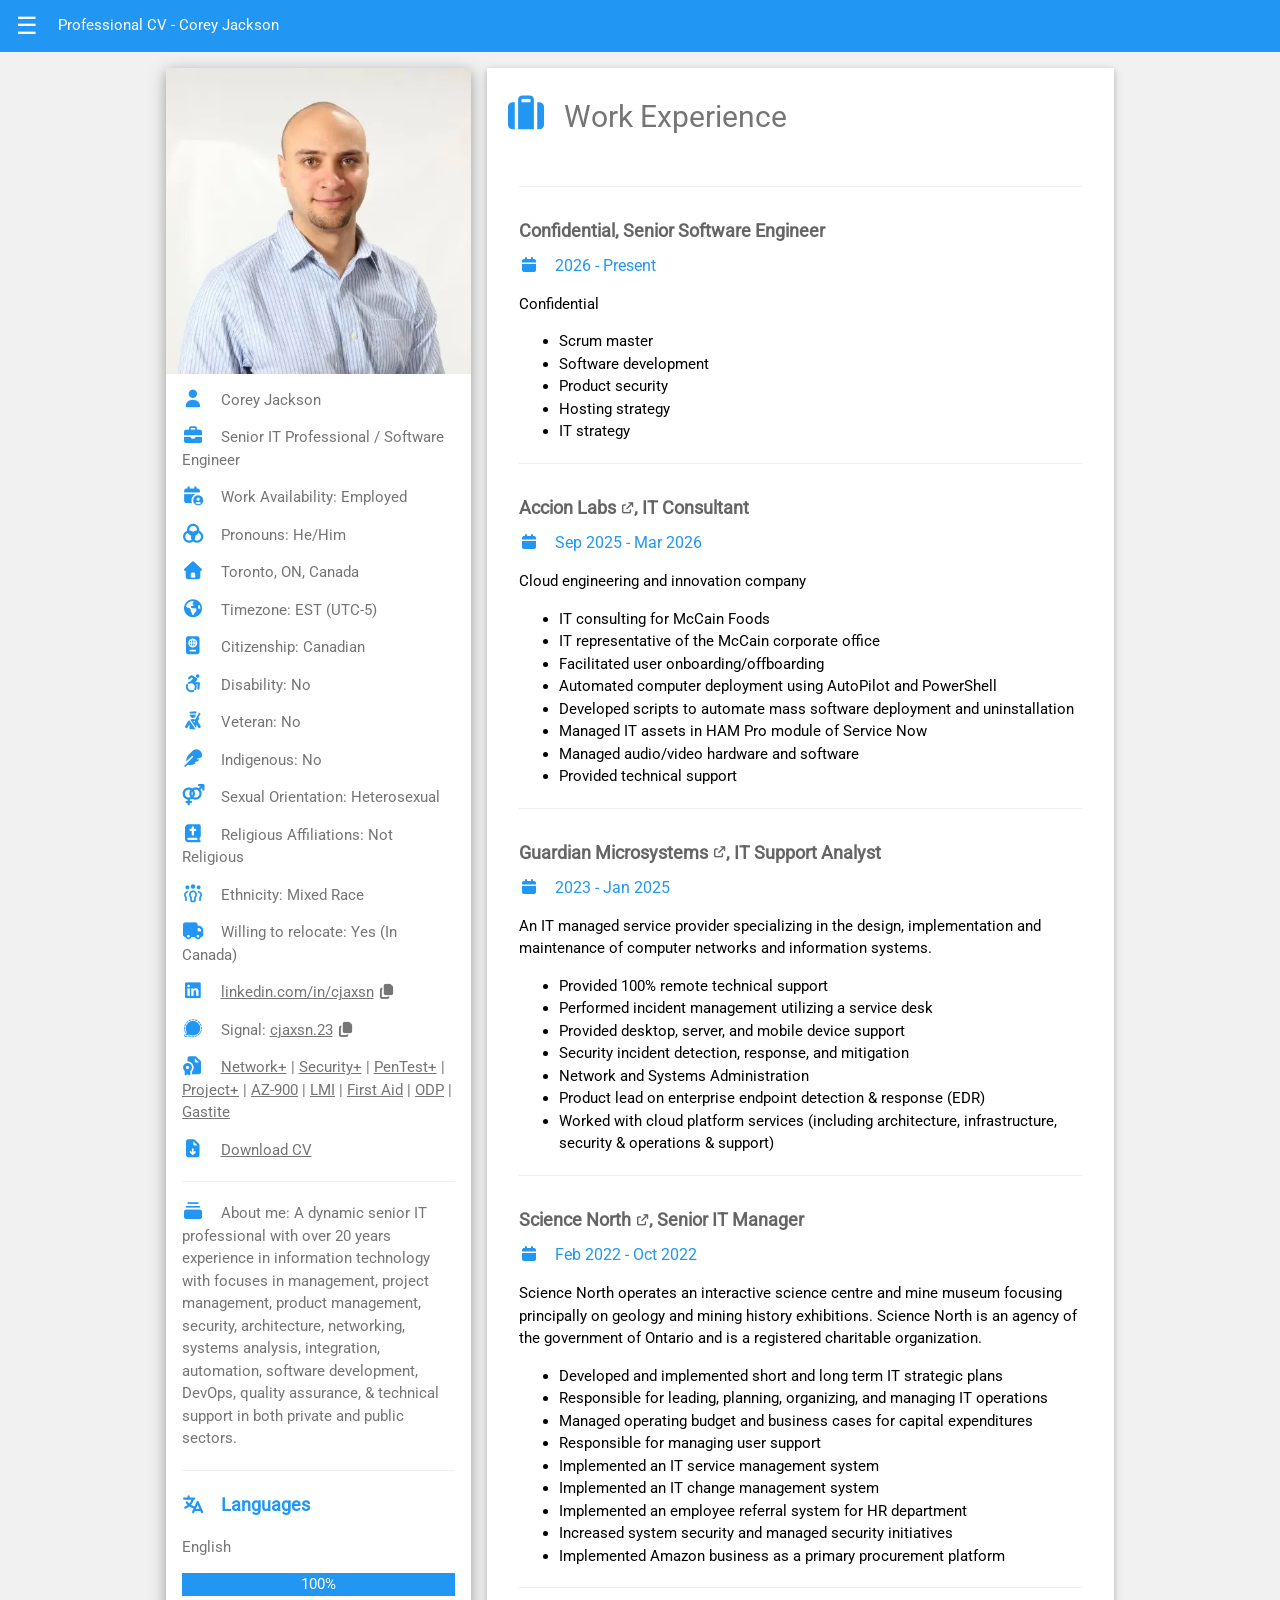
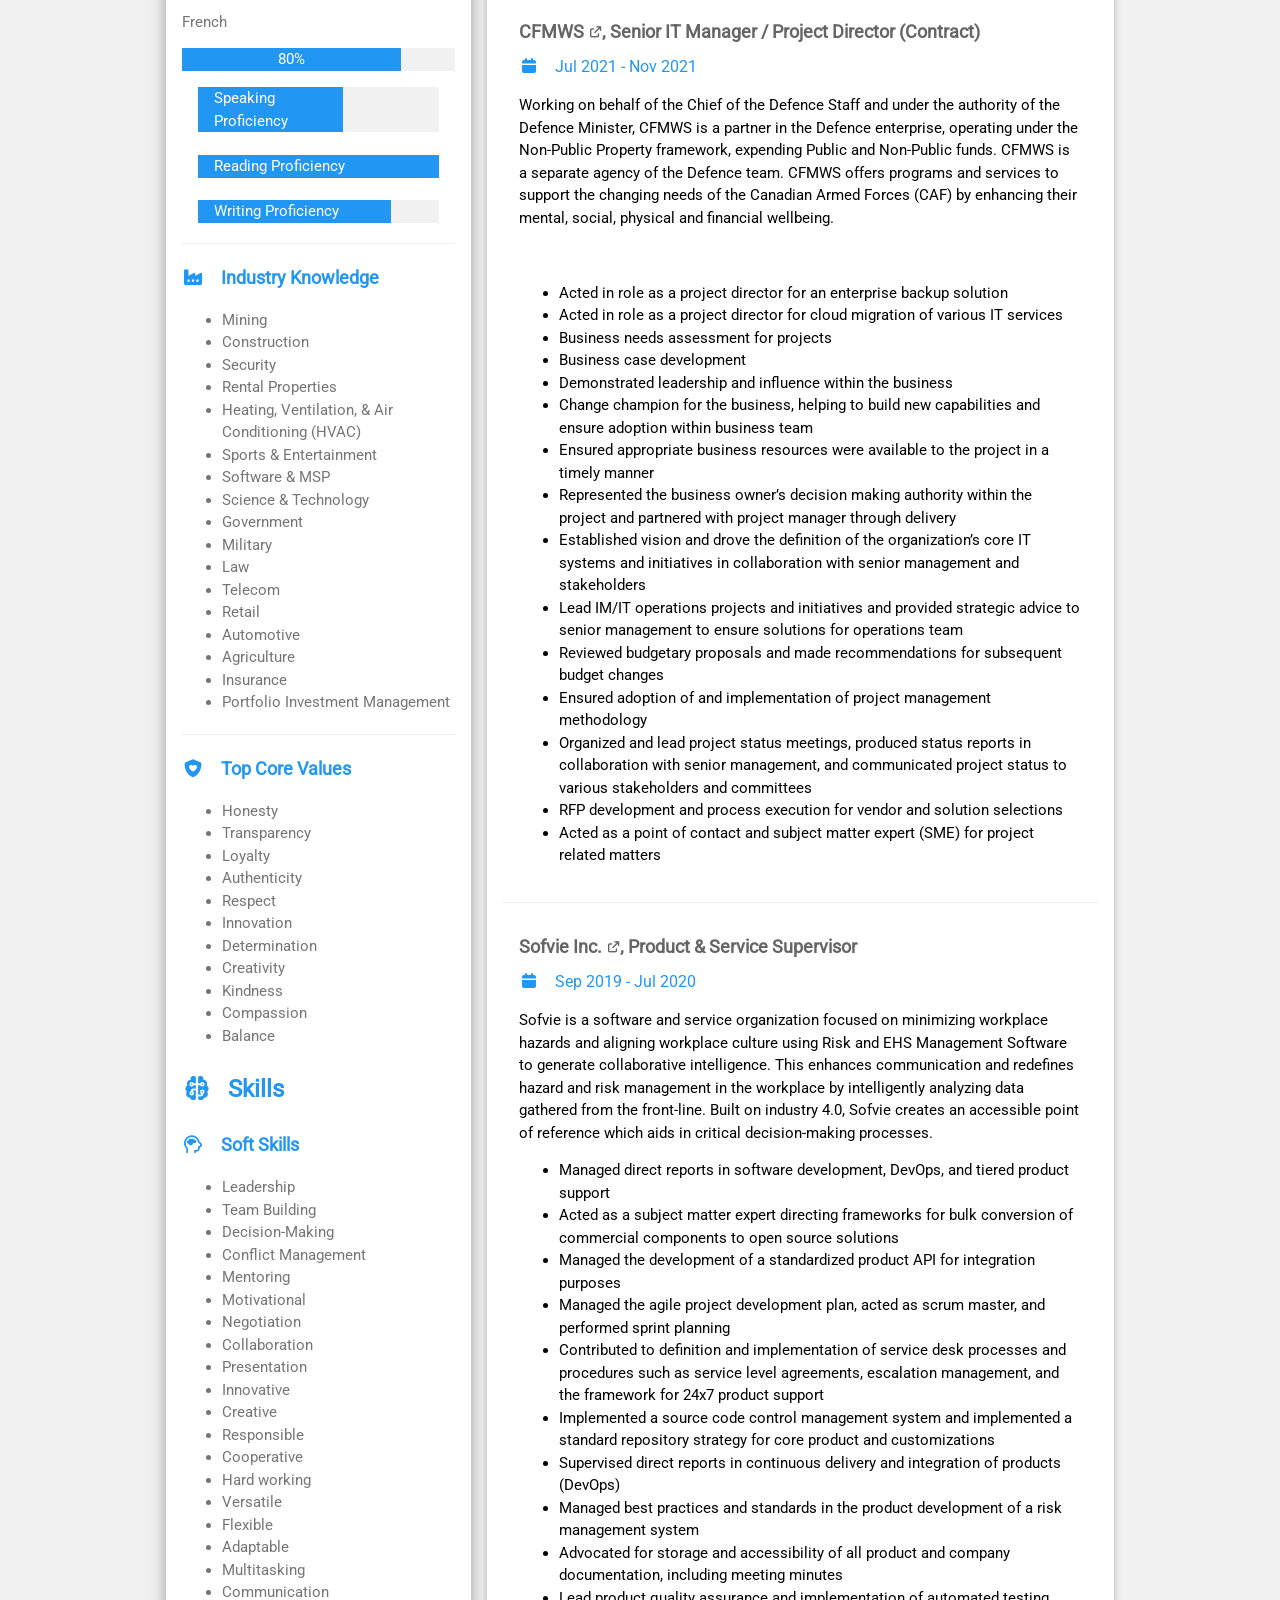
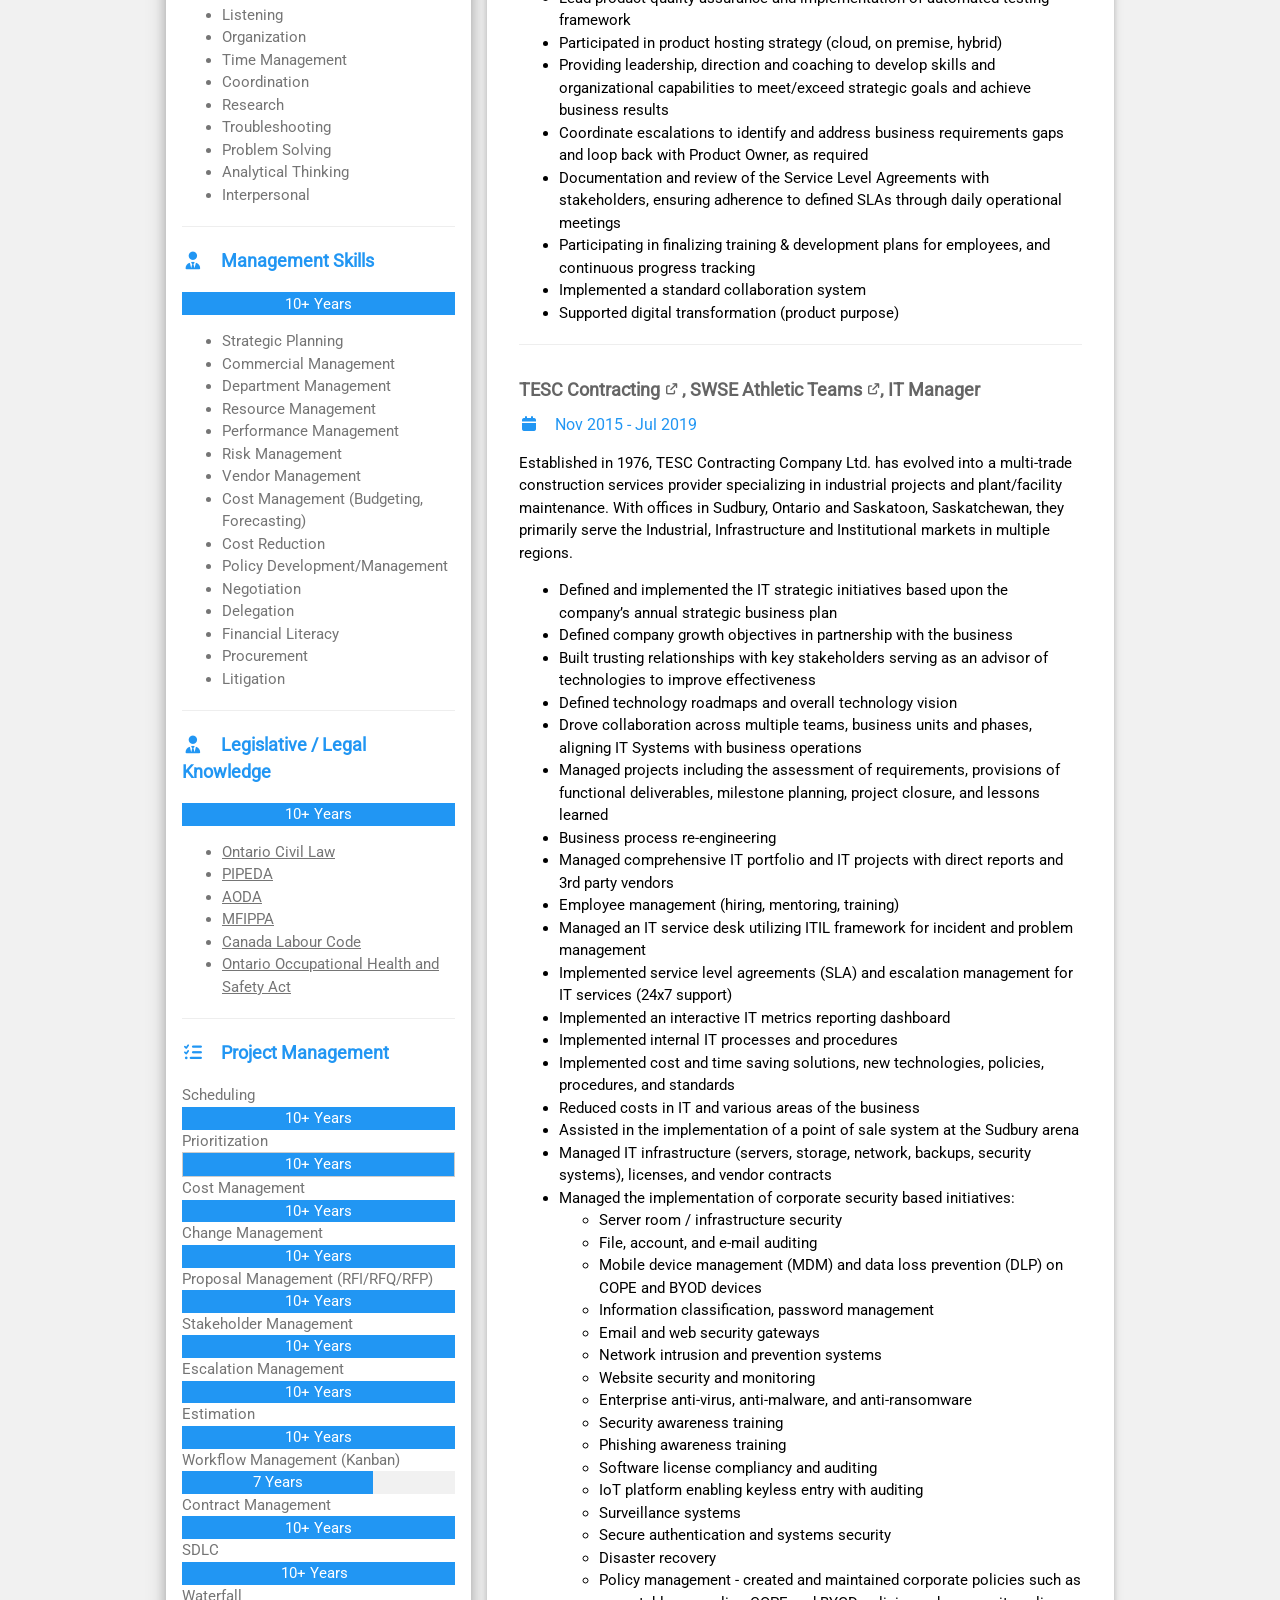
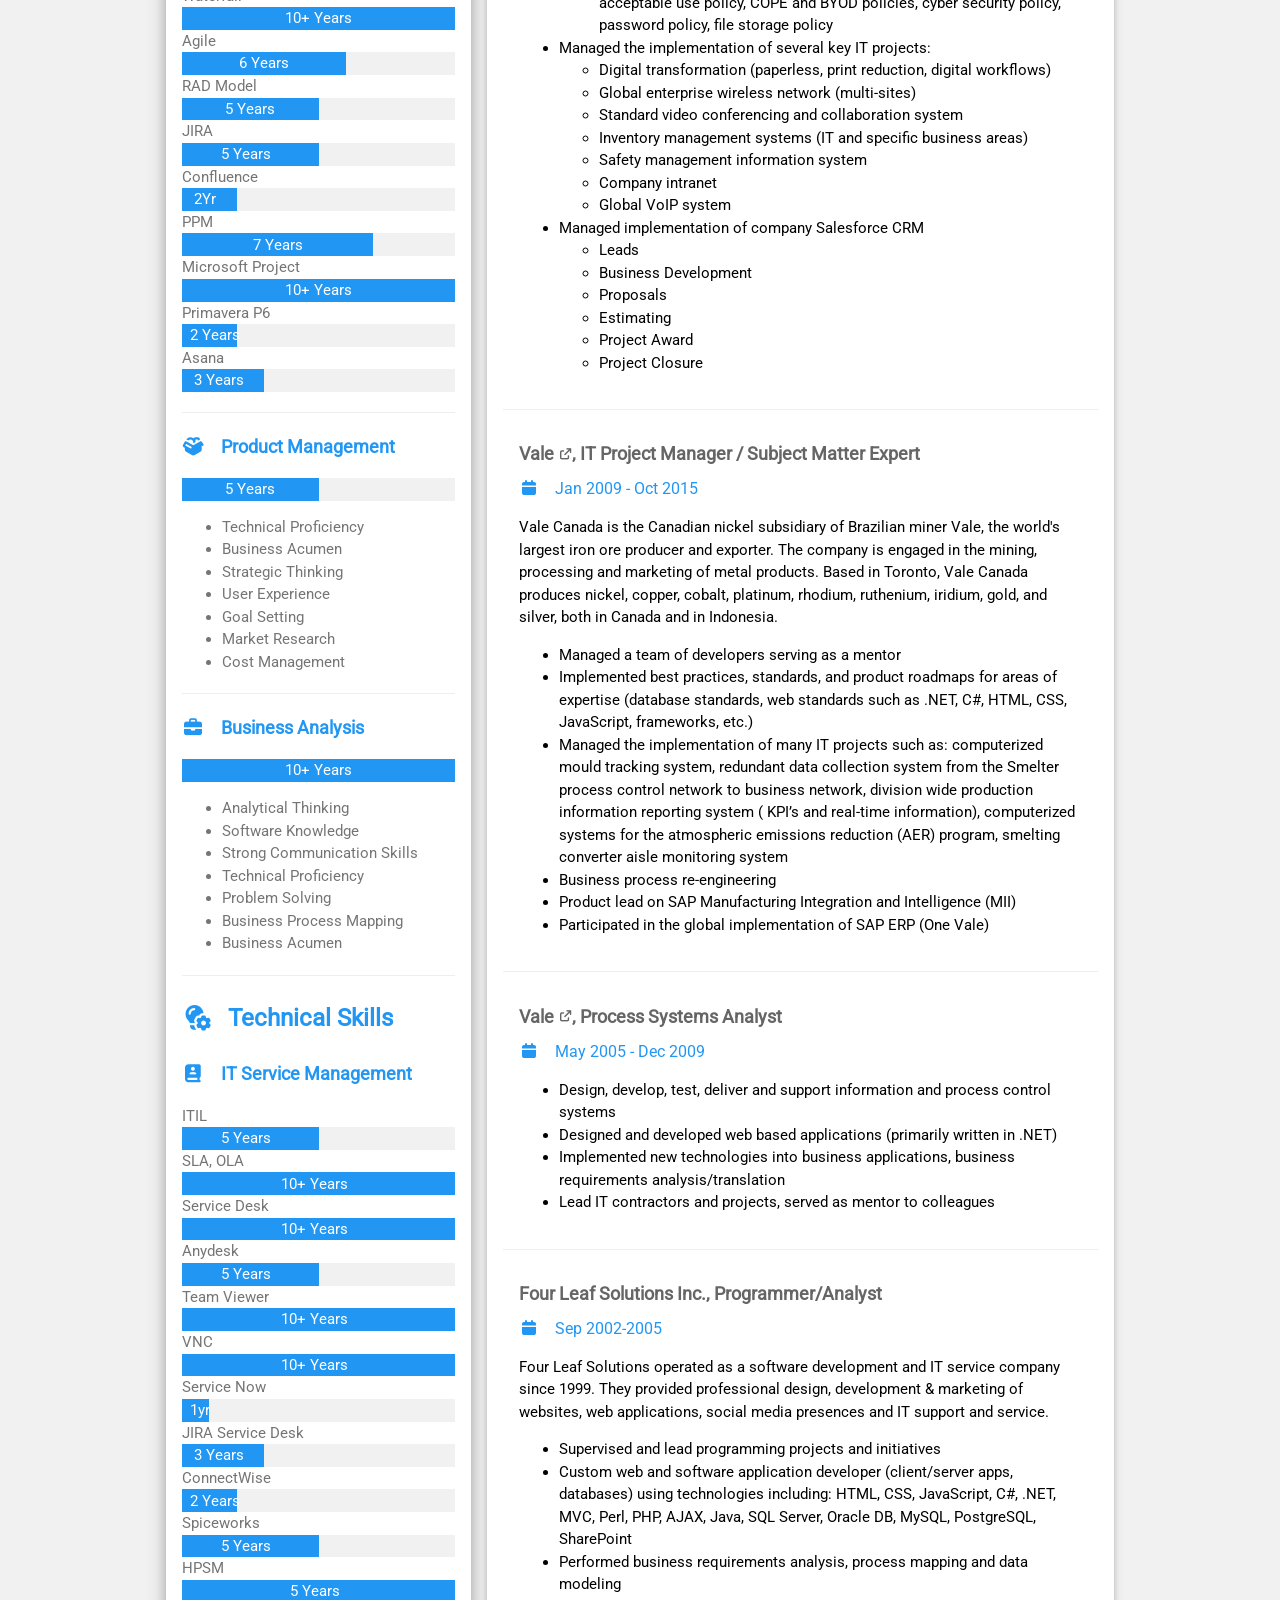
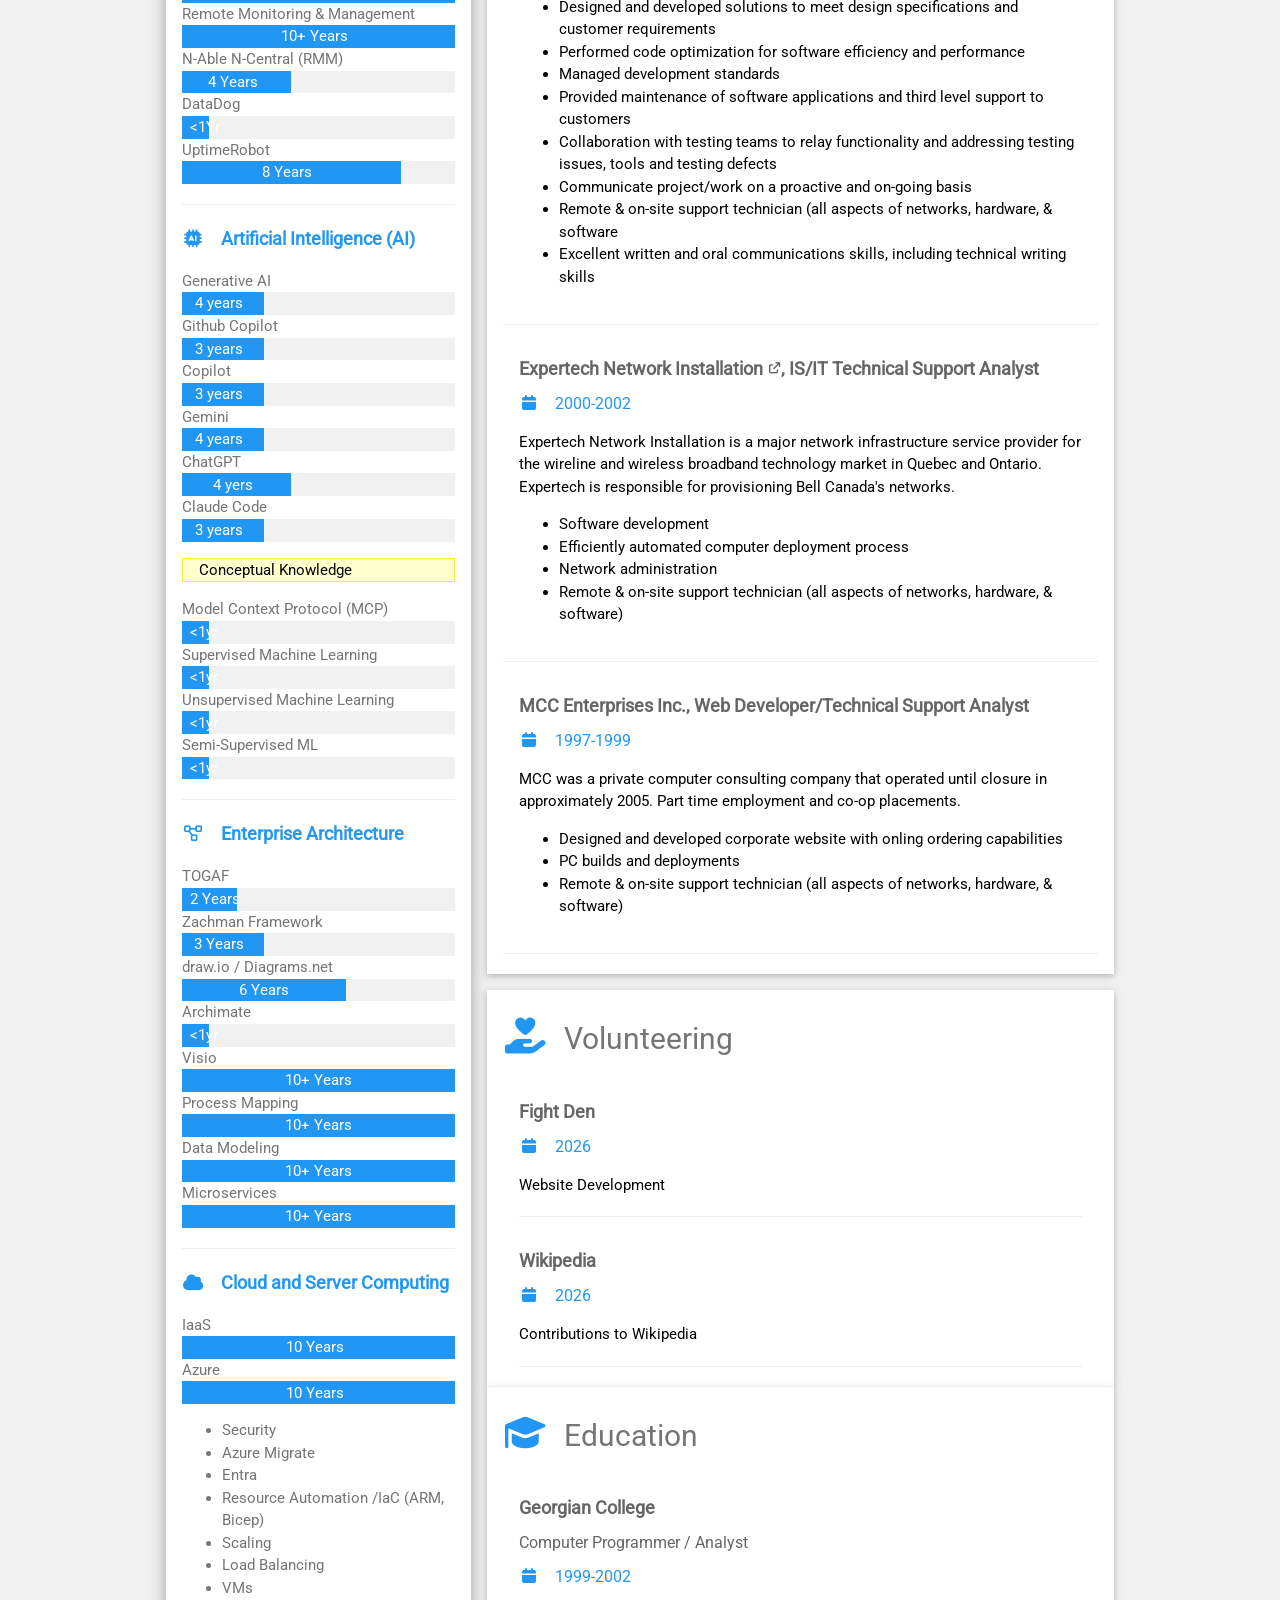
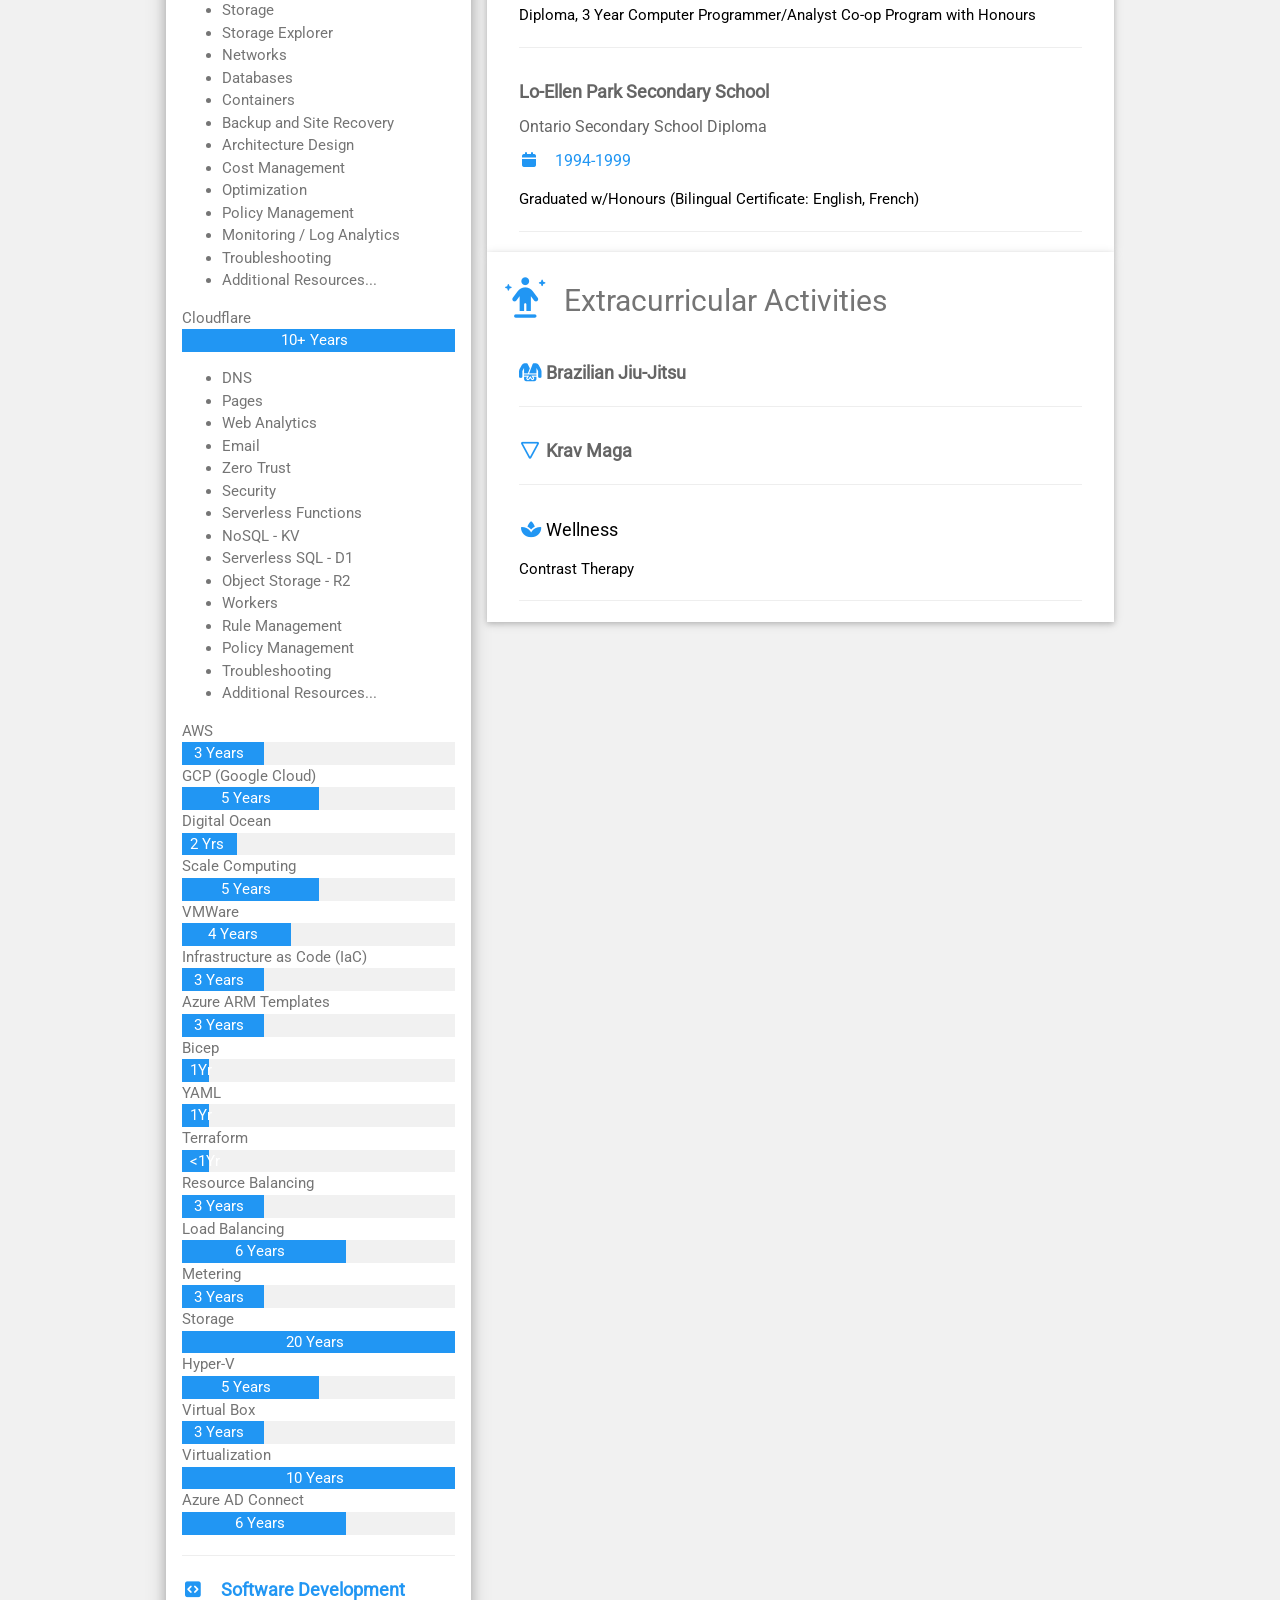
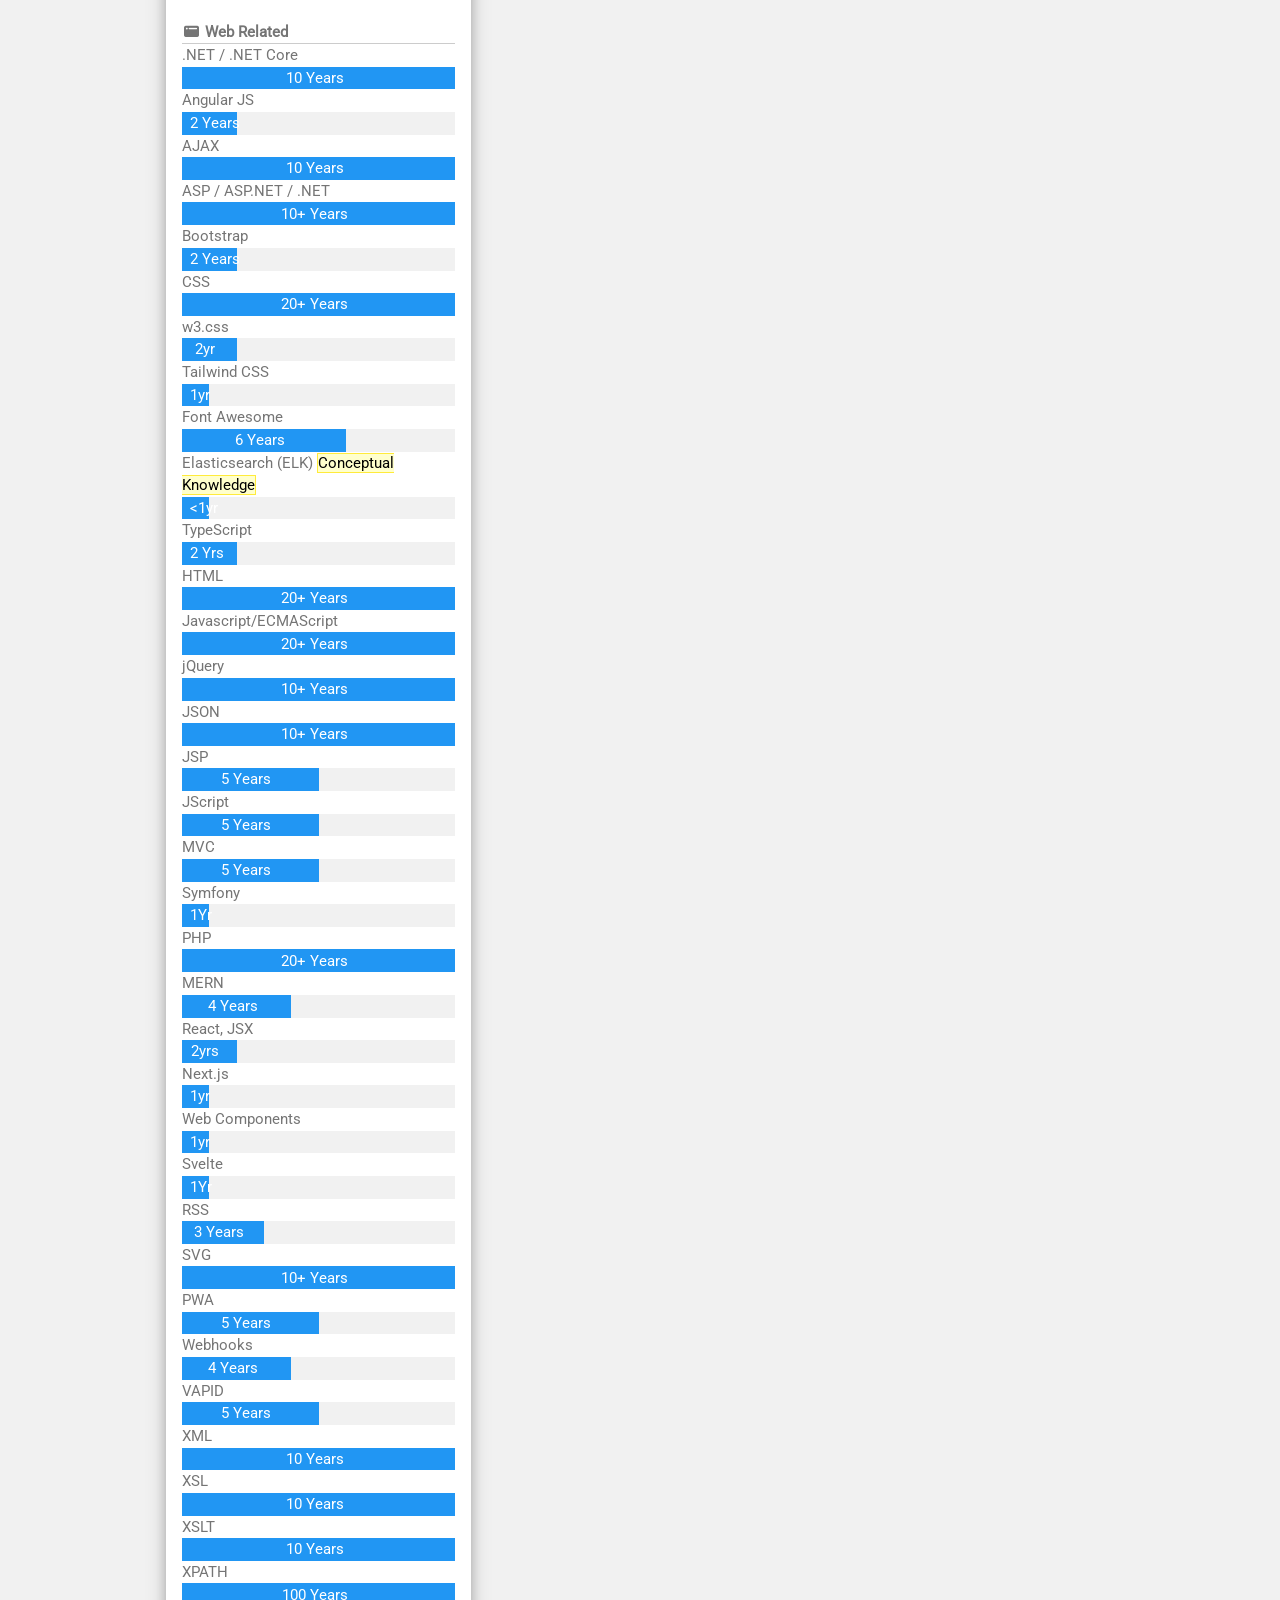
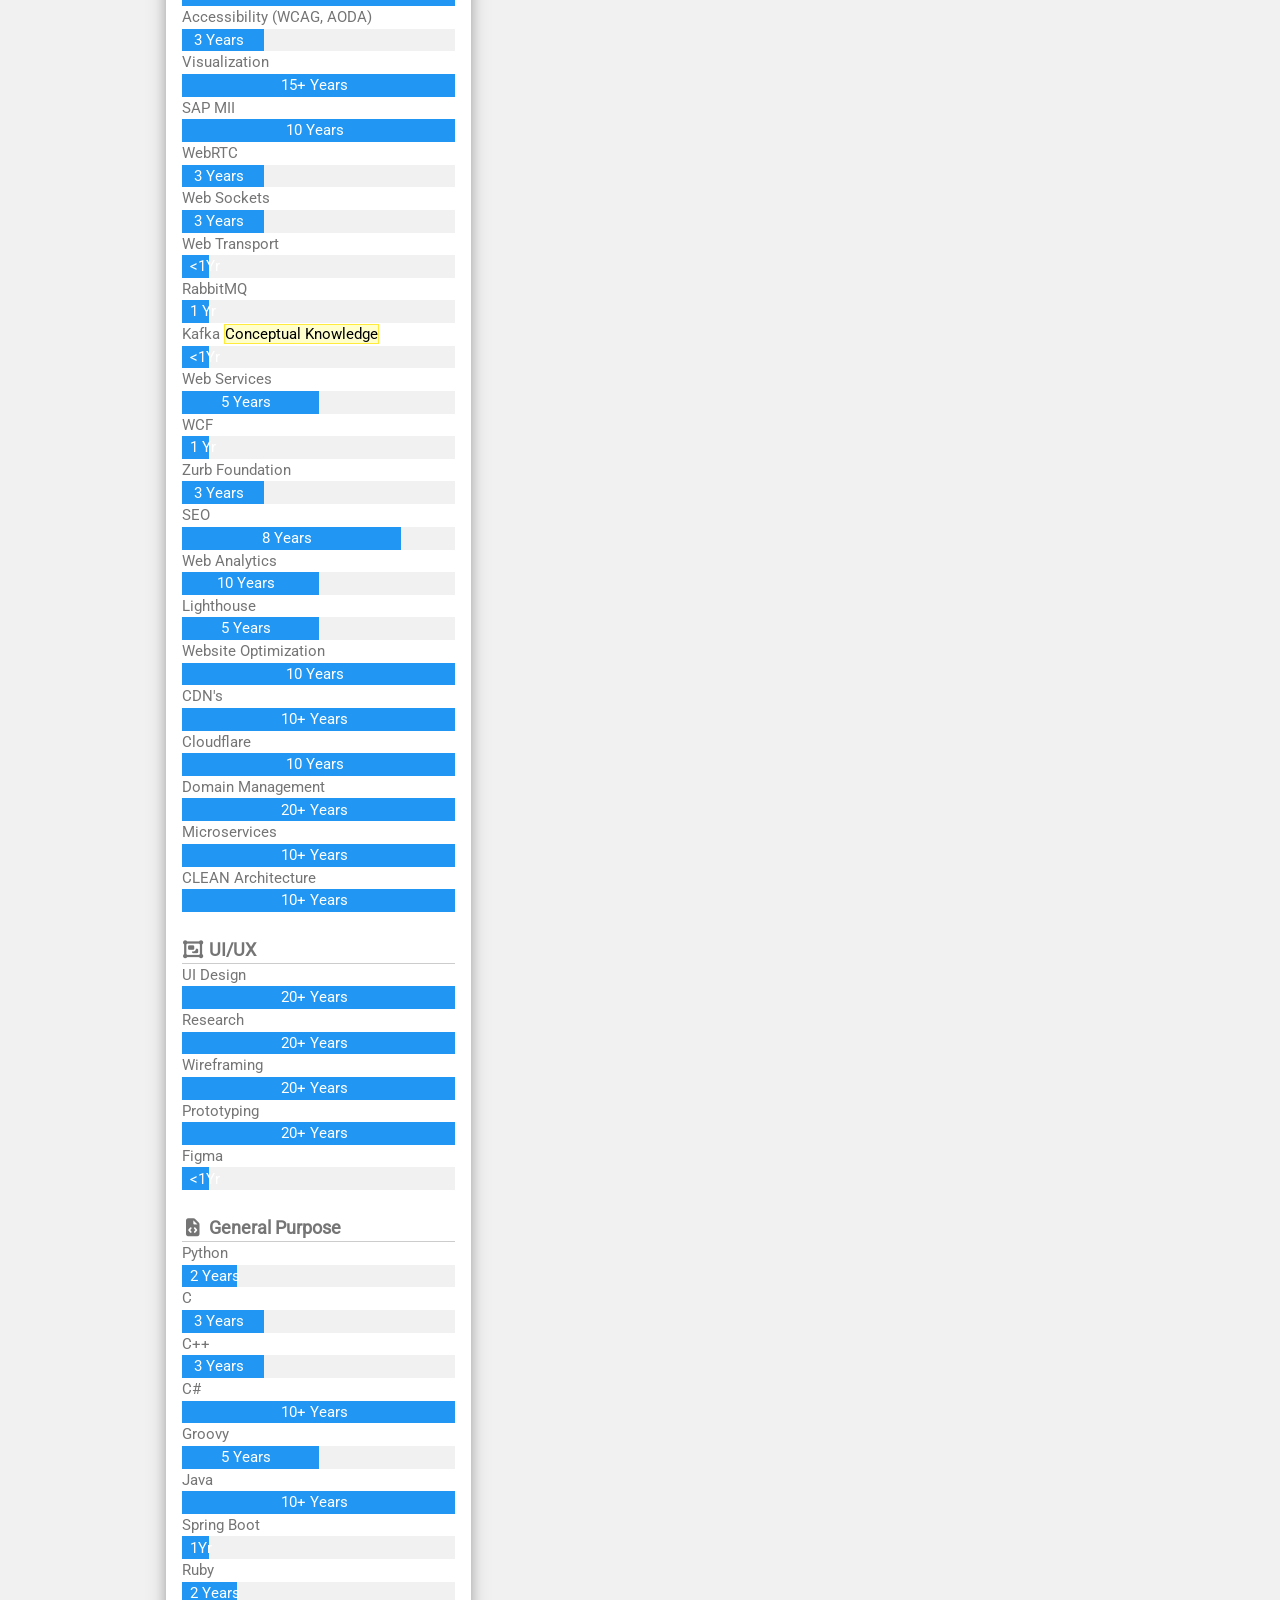
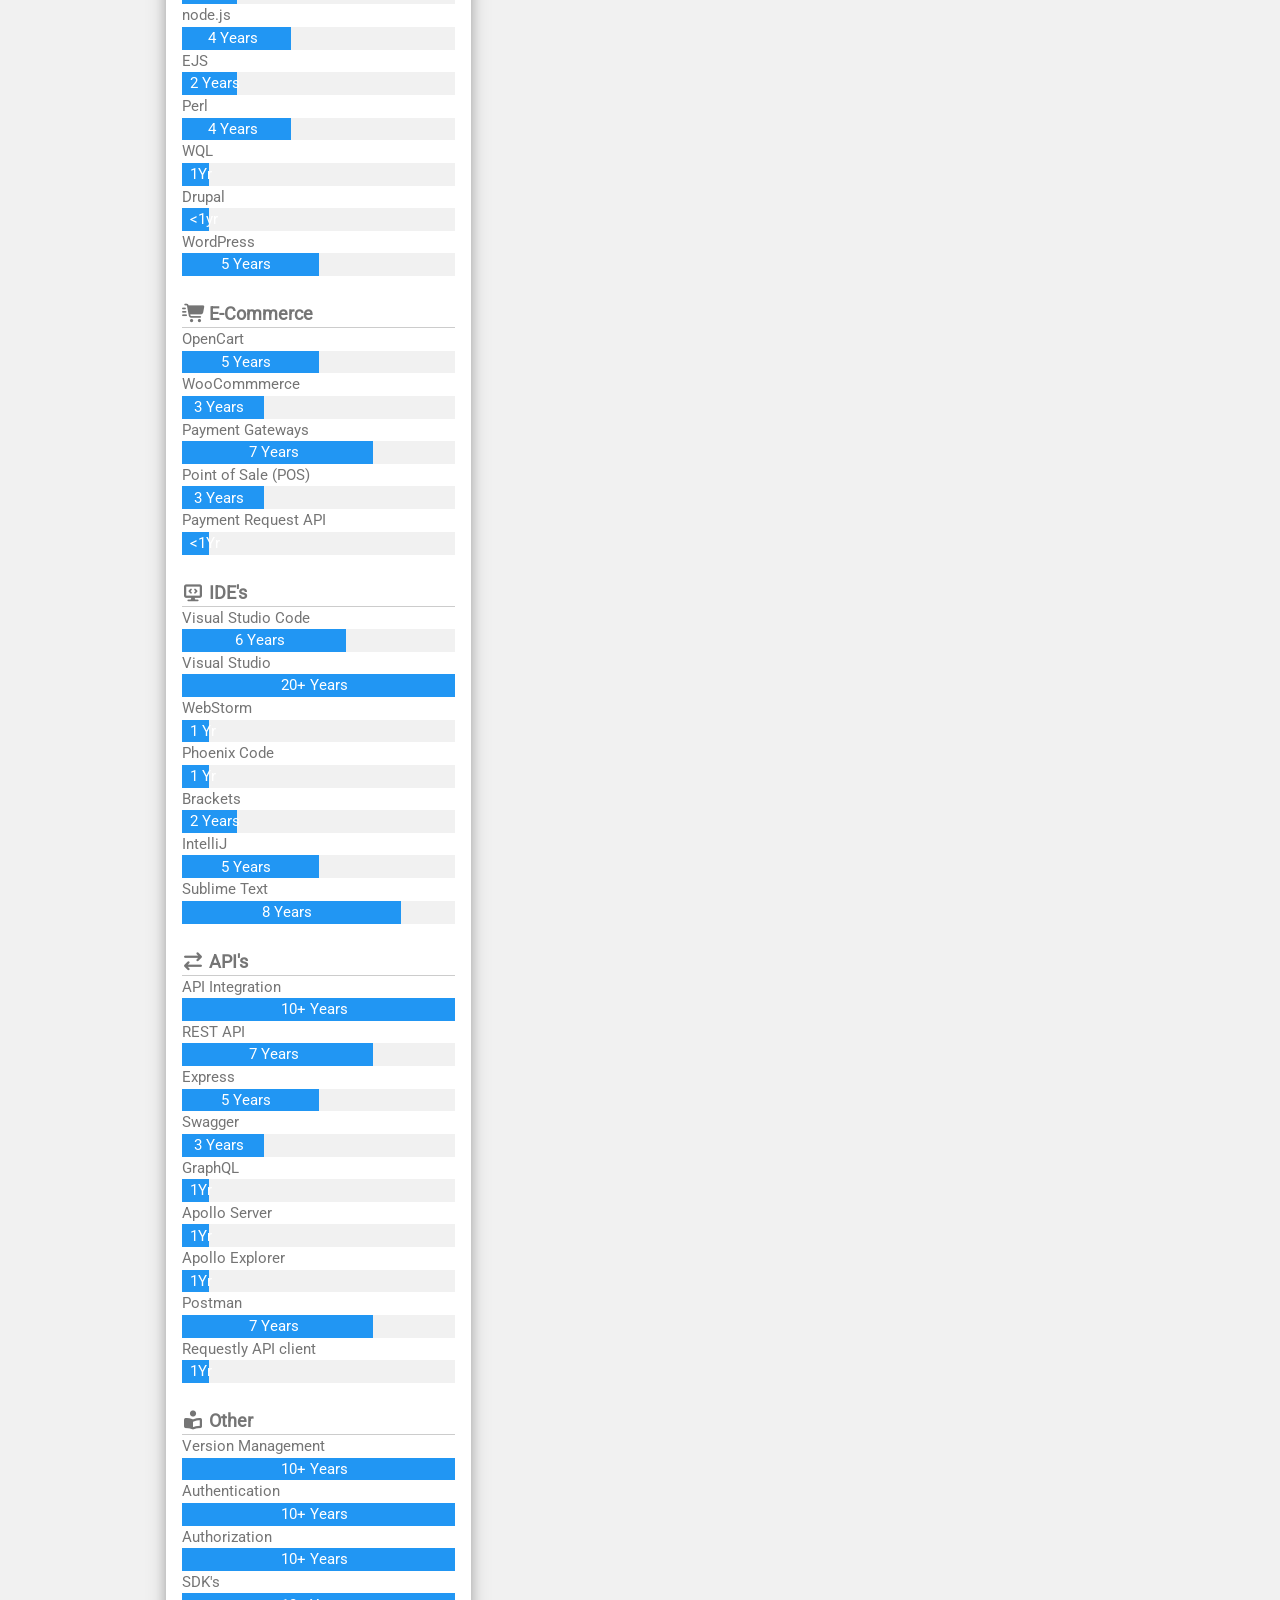
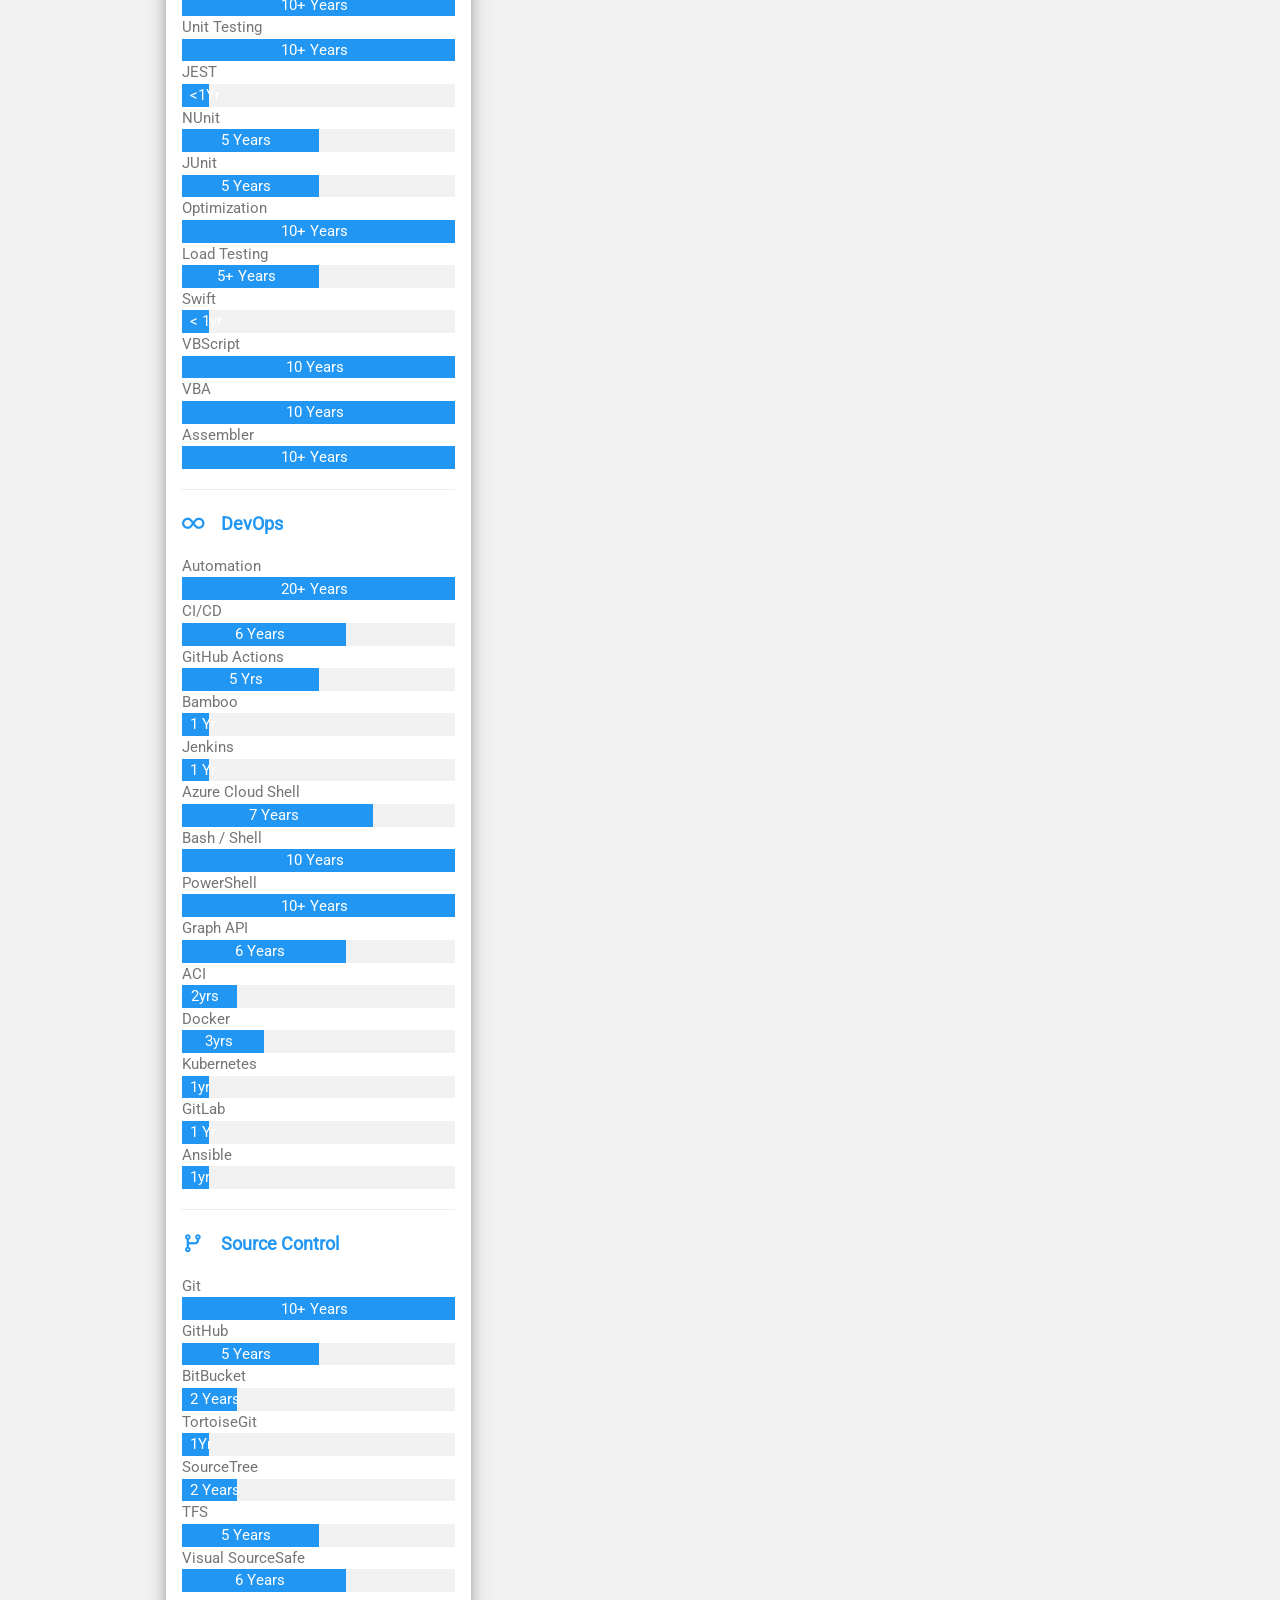
<file: index.html>
<!DOCTYPE html>
<html lang="en">
<head>
    <title>Corey Jackson</title>
    <meta charset="UTF-8">
    <meta name="viewport" content="width=device-width, initial-scale=1">
    <link rel="preconnect" href="https://cloudflareinsights.com">
    <link rel="preload" href="assets/fonts/roboto-latin-400-normal.woff2" as="font" type="font/woff2" crossorigin>
    <link rel="preload" href="assets/webfonts/fa-brands-400.woff2" as="font" type="font/woff2" crossorigin>
	<link rel="preload" href="assets/webfonts/fa-solid-900.woff2" as="font" type="font/woff2" crossorigin>
	<link rel="preload" href="assets/webfonts/fa-regular-400.woff2" as="font" type="font/woff2" crossorigin>
    <link rel="preload" href="assets/css/w3.min.css" as="style" type="text/css">
    <link rel="preload" href="assets/css/w3-theme-blue.min.css" as="style" type="text/css">
    <link rel="preload" href="assets/css/facustom.css" as="style" type="text/css">
    <link rel="stylesheet" href="assets/css/w3.min.css" nonce="N68A5y2/gSpt8TdpWy1tjQ==">
    <link rel="stylesheet" href="assets/css/w3-theme-blue.min.css" nonce="N68A5y2/gSpt8TdpWy1tjQ==">
    <link rel="stylesheet" href="assets/css/facustom.css" nonce="N68A5y2/gSpt8TdpWy1tjQ==">
    <link rel="icon" type="image/webp" href="images/favicon.webp">
    <meta name="description" content="Corey Jackson Professional Resume" />
	<meta name="keywords" content="Corey Jackson Professional Resume" />
    <style nonce="N68A5y2/gSpt8TdpWy1tjQ==">
        @font-face
        {
            font-family: 'Roboto';
            src: url('assets/fonts/roboto-latin-400-normal.woff2') format('woff2');
            ascent-override: 0.927;
            descent-override: 0.244;
            line-gap-override: 0;
            font-display: swap;
        }

        html,body,h1,h2,h3,h4,h5,h6 {font-family: "Roboto", sans-serif}

        #sitenav
        {
            display:none;
        }

        .cursorpointer
        {
            cursor: pointer;
        }

        .nowrap
        {
            white-space: nowrap;
            padding-left: 8px;
        }

        .w3-margin-left-24
        {
            margin-left: 24px;
        }

        .no-underline
        {
            text-decoration: none !important;
        }

        .sticky
        {
            position: sticky;
            top: 0;
            z-index: 1000;
        }

        .profilepic
        {
            width:100%;
            z-index:-1;
        }

        /*detect dark mode: https://drafts.csswg.org/mediaqueries-5/#prefers-color-scheme, example on https://symfony.com/*/

        /* Light mode */
        /*
        @media (prefers-color-scheme: light) {
            body {
                background-color: white;
                color: black;
            }
        }
        */

        /* Dark mode */
        /*
        @media (prefers-color-scheme: dark) {
            body {
                background-color: black;
                color: white;
            }
        }
        */
    </style>
</head>
<body class="w3-light-grey">
<!-- Sidebar -->
<div class="w3-sidebar w3-bar-block w3-border-right" id="sitenav">
    <br/><br/>
    <button id="btnNavClose" class="w3-bar-item w3-large cursorpointer">Close &times;</button>
    <a id="aOverview" class="w3-bar-item w3-button w3-hover-theme" href="#overview">Overview</a>
    <a id="aSkills" class="w3-bar-item w3-button w3-hover-theme" href="#skills">Skills</a>
    <a id="aSoftskills" class="w3-bar-item w3-button w3-hover-theme w3-margin-left" href="#softskills">Soft Skills</a>
    <a id="aManagementskills" class="w3-bar-item w3-button w3-hover-theme w3-margin-left" href="#managementskills">Management Skills</a>
    <a id="aProjectmanagement" class="w3-bar-item w3-button w3-hover-theme w3-margin-left" href="#projectmanagement">Project Management</a>
    <a id="aProductmanagement" class="w3-bar-item w3-button w3-hover-theme w3-margin-left" href="#productmanagement">Product Management</a>
    <a id="aTechnicalskills" class="w3-bar-item w3-button w3-hover-theme w3-margin-left" href="#technicalskills">Technical Skills</a>

    <a id="aServicemanagement" class="w3-bar-item w3-button w3-hover-theme w3-margin-left-24" href="#itsm">Service Management</a>
    <a id="aAI" class="w3-bar-item w3-button w3-hover-theme w3-margin-left-24" href="#ai">AI</a>
    <a id="aArchitecture" class="w3-bar-item w3-button w3-hover-theme w3-margin-left-24" href="#architecture">Architecture</a>
    <a id="aComputing" class="w3-bar-item w3-button w3-hover-theme w3-margin-left-24" href="#computing">Computing</a>
    <a id="aSoftwaredevelopment" class="w3-bar-item w3-button w3-hover-theme w3-margin-left-24" href="#softwaredevelopment">Software Development</a>
    <a id="aDevops" class="w3-bar-item w3-button w3-hover-theme w3-margin-left-24" href="#devops">DevOps</a>
    <a id="aSourcecontrol" class="w3-bar-item w3-button w3-hover-theme w3-margin-left-24" href="#sourcecontrol">Source Control</a>
    <a id="aData" class="w3-bar-item w3-button w3-hover-theme w3-margin-left-24" href="#data">Data</a>
    <a id="aOT" class="w3-bar-item w3-button w3-hover-theme w3-margin-left-24" href="#ot">Operational Technology</a>
    <a id="aIOT" class="w3-bar-item w3-button w3-hover-theme w3-margin-left-24" href="#iot">IoT</a>
    <a id="aSecurity" class="w3-bar-item w3-button w3-hover-theme w3-margin-left-24" href="#security">Security</a>
    <a id="aComputernetworks" class="w3-bar-item w3-button w3-hover-theme w3-margin-left-24" href="#computernetworks">Computer Networks</a>
    <a id="aOS" class="w3-bar-item w3-button w3-hover-theme w3-margin-left-24" href="#os">Operating Systems</a>
    <a id="aSysadmin" class="w3-bar-item w3-button w3-hover-theme w3-margin-left-24" href="#sysadmin">Systems Administration</a>
    <a id="aHardware" class="w3-bar-item w3-button w3-hover-theme w3-margin-left-24" href="#hardware">Hardware</a>
    <a id="aGraphicsdesign" class="w3-bar-item w3-button w3-hover-theme w3-margin-left-24" href="#graphicsdesign">Graphics Design</a>
    <a id="aSoftware" class="w3-bar-item w3-button w3-hover-theme w3-margin-left-24" href="#software">Software</a>

    <a id="aWorkexperience" class="w3-bar-item w3-button w3-hover-theme" href="#workexperience">Work Experience</a>
    <a id="aEducation" class="w3-bar-item w3-button w3-hover-theme" href="#education">Education</a>
    <a id="aExtracurricular" class="w3-bar-item w3-button w3-hover-theme" href="#extracurricular">Extracurricular Activities</a>
</div>

<!-- Page Content -->
<div class="w3-theme sticky">
    <button id="btnNav" class="w3-button w3-theme w3-xlarge">☰</button> Professional CV - Corey Jackson <!--(Open to Work)-->
    <div class="w3-container">

    </div>
</div>

<!-- Page Container -->
<div class="w3-content w3-margin-top">

    <!-- The Grid -->
    <div class="w3-row-padding">

        <!-- Left Column -->
        <div class="w3-third">

            <div class="w3-white w3-text-grey w3-card-4">
                <div class="w3-display-container">
                    <img src="images/about.webp" fetchpriority="high" class="profilepic" alt="Corey Jackson">
                </div>
                <div class="w3-container" id="overview">
                    <p><i class="fa-solid fa-user fa-fw w3-margin-right w3-large w3-text-theme"></i>Corey Jackson</p>
                    <p><i class="fa-solid fa-briefcase fa-fw w3-margin-right w3-large w3-text-theme"></i>Senior IT Professional / Software Engineer</p>
                    <p><i class="fa-solid fa-calendar-circle-user fa-fw w3-margin-right w3-large w3-text-theme"></i>Work Availability: Employed</p>
                    <p><i class="fa-solid fa-circles-overlap-3 fa-fw w3-margin-right w3-large w3-text-theme"></i>Pronouns: He/Him</p>
                    <p><i class="fa-solid fa-home fa-fw w3-margin-right w3-large w3-text-theme"></i>Toronto, ON, Canada</p>
                    <p><i class="fa-solid fa-earth-americas fa-fw w3-margin-right w3-large w3-text-theme"></i>Timezone: EST (UTC-5)</p>
                    <p><i class="fa-solid fa-passport fa-fw w3-margin-right w3-large w3-text-theme"></i>Citizenship: Canadian</p>
                    <!--<p><i class="fa-solid fa-id-card fa-fw w3-margin-right w3-large w3-text-theme"></i>Drivers License Glass: G</p>
                    <p><i class="fa-solid fa-shield-check fa-fw w3-margin-right w3-large w3-text-theme"></i>Insurance: Yes</p>-->
                    <p><i class="fa-brands fa-accessible-icon fa-fw w3-margin-right w3-large w3-text-theme"></i>Disability: No</p>
                    <p><i class="fa-solid fa-person-military-rifle fa-fw w3-margin-right w3-large w3-text-theme"></i>Veteran: No</p>
                    <p><i class="fa-solid fa-feather fa-fw w3-margin-right w3-large w3-text-theme"></i>Indigenous: No</p>
                    <p><i class="fa-solid fa-venus-mars fa-fw w3-margin-right w3-large w3-text-theme"></i>Sexual Orientation: Heterosexual</p>
                    <p><i class="fa-solid fa-book-bible fa-fw w3-margin-right w3-large w3-text-theme"></i>Religious Affiliations: Not Religious</p>
                    <p><i class="fa-regular fa-people-group fa-fw w3-margin-right w3-large w3-text-theme"></i>Ethnicity: Mixed Race</p>
                    <!--<p><i class="fa-solid fa-memo-circle-check fa-fw w3-margin-right w3-large w3-text-theme"></i>Criminal Record: No</p>-->
                    <p><i class="fa-solid fa-truck w3-margin-right w3-large w3-text-theme"></i>Willing to relocate: Yes (In Canada)</p>
                    <p><i class="fa-brands fa-linkedin w3-margin-right w3-large w3-text-theme"></i><a href="https://www.linkedin.com/in/cjaxsn">linkedin.com/in/cjaxsn</a> <i class="fa-solid fa-copy" id="iLinkedInProfile" data-link="https://www.linkedin.com/in/cjaxsn"></i></p>
                    <p><i class="fa-brands fa-signal-messenger w3-margin-right w3-large w3-text-theme"></i>Signal: <a href="https://signal.me/#eu/NOcKuhBTlwqDOGWYzw2bpA09DT2i8NfvCXnPGP2d2PKHKBRTrCtHMZV_A87ZbvQe">cjaxsn.23</a> <i class="fa-solid fa-copy" id="iSignal" data-link="cjaxsn.23"></i></p>
                    <!--<p><i class="fa fa-envelope fa-fw w3-margin-right w3-large w3-text-theme"></i><a href="mailto:@gmail.com">E-Mail</a></p>-->
                    <!--<p><i class="fa fa-phone fa-fw w3-margin-right w3-large w3-text-blue"></i>705-</p>-->
                    <p><i class="fa-solid fa-file-certificate fa-fw w3-margin-right w3-large w3-text-theme"></i><a href="https://www.credly.com/badges/86324ac9-e667-4b91-bf20-e614d766697a/public_url">Network+</a> | <a href="https://www.credly.com/badges/31737c40-9c6d-4c36-8c53-a2ac50d4fc3d/public_url">Security+</a> | <a href="https://www.credly.com/badges/556ee8b5-bf69-4da6-861a-26920703c2c0/public_url">PenTest+</a> | <a href="https://www.credly.com/badges/7ba47b56-0486-4acd-b04e-0d963024c7af/public_url">Project+</a> <!--| <a href="javascript: alert(' To be obtained in August 2025')">AZ-104</a> --> | <a href="https://www.credly.com/badges/0288b8d4-9ce7-4ce3-8e2b-9fe6f47b6703/public_url">AZ-900</a> | <a href="dl/LMI_cert.pdf">LMI</a> | <a href="dl/firstaidlevelc.pdf">First Aid</a> | <a href="images/cert_ODP_card.png">ODP</a> | <a href="dl/cert_gastite.png">Gastite</a></p>
                    <p><i class="fa-solid fa-file-arrow-down fa-fw w3-margin-right w3-large w3-text-theme"></i><a href="dl/cv.pdf">Download CV</a></p>
                    <hr>
                    <p><i class="fa-solid fa-rectangle-history fa-fw w3-margin-right w3-large w3-text-theme"></i>About me: A dynamic senior IT professional with over 20 years experience in information technology with focuses in management, project management, product management, security, architecture, networking, systems analysis, integration, automation, software development, DevOps, quality assurance, & technical support in both private and public sectors.</p>
                    <hr>
                    <!--<p class="w3-large w3-text-theme"><b><i class="fa fa-bars fa-fw w3-margin-right w3-text-theme"></i>Menu</b></p>
                    <a class="no-underline w3-hover-text-theme" href="#skills">Skills</a><br/>
                    <a class="no-underline w3-hover-text-theme" href="#workexperience">Work Experience</a><br/>
                    <a class="no-underline w3-hover-text-theme" href="#education">Education</a><br/>
                    <a class="no-underline w3-hover-text-theme" href="#extracurricular">Extracurricular Activities</a>
                    <hr>-->
                    <p class="w3-large w3-text-theme"><b><i class="fa-solid fa-language fa-fw w3-margin-right w3-text-theme"></i>Languages</b></p>
                    <p>English</p>
                    <div class="w3-light-grey">
                        <div class="w3-theme w3-center" style="width:100%">100%</div>
                    </div>
                    <p>French</p>
                    <div class="w3-light-grey">
                        <div class="w3-container w3-theme w3-center" style="width:80%">80%</div>
                    </div>
                    <div class="w3-margin">
                        <div class="w3-light-grey">
                            <div class="w3-container w3-theme" style="width:60%">Speaking Proficiency</div>
                        </div><br/>
                        <div class="w3-light-grey">
                            <div class="w3-container w3-theme" style="width:100%">Reading Proficiency</div>
                        </div><br/>
                        <div class="w3-light-grey">
                            <div class="w3-container w3-theme" style="width:80%">Writing Proficiency</div>
                        </div>
                    </div>
                    <hr>
                    <p class="w3-large w3-text-theme"><b><i class="fa fa-industry-windows fa-fw w3-margin-right w3-text-theme"></i>Industry Knowledge</b></p>
                    <ul>
                        <li>Mining</li>
                        <li>Construction</li>
                        <li>Security</li>
                        <li>Rental Properties</li>
                        <li>Heating, Ventilation, & Air Conditioning (HVAC)</li>
                        <li>Sports & Entertainment</li>
                        <li>Software & MSP</li>
                        <li>Science & Technology</li>
                        <li>Government</li>
                        <li>Military</li>
                        <li>Law</li>
                        <li>Telecom</li>
                        <li>Retail</li>
                        <li>Automotive</li>
                        <li>Agriculture</li>
                        <li>Insurance</li>
                        <li>Portfolio Investment Management</li>
                    </ul>
                    <hr>
                    <p class="w3-large w3-text-theme"><b><i class="fa-solid fa-shield-heart fa-fw w3-margin-right w3-text-theme"></i>Top Core Values</b></p>
                    <ul>
                        <li>Honesty</li>
                        <li>Transparency</li>
                        <li>Loyalty</li>
                        <li>Authenticity</li>
                        <li>Respect</li>
                        <li>Innovation</li>
                        <li>Determination</li>
                        <li>Creativity</li>
                        <li>Kindness</li>
                        <li>Compassion</li>
                        <li>Balance</li>
                    </ul>
                    <p class="w3-xlarge w3-text-theme" id="skills"><b><i class="fa-solid fa-brain-circuit fa-fw w3-margin-right w3-text-theme"></i>Skills</b></p>
                    <p class="w3-large w3-text-theme" id="softskills"><b><i class="fa-regular fa-head-side-brain fa-fw w3-margin-right w3-text-theme"></i>Soft Skills</b></p>
                    <ul>
                        <li>Leadership</li>
                        <li>Team Building</li>
                        <li>Decision-Making</li>
                        <li>Conflict Management</li>
                        <li>Mentoring</li>
                        <li>Motivational</li>
                        <li>Negotiation</li>
                        <li>Collaboration</li>
                        <li>Presentation</li>
                        <li>Innovative</li>
                        <li>Creative</li>
                        <li>Responsible</li>
                        <li>Cooperative</li>
                        <li>Hard working</li>
                        <li>Versatile</li>
                        <li>Flexible</li>
                        <li>Adaptable</li>
                        <li>Multitasking</li>
                        <li>Communication</li>
                        <li>Listening</li>
                        <li>Organization</li>
                        <li>Time Management</li>
                        <li>Coordination</li>
                        <li>Research</li>
                        <li>Troubleshooting</li>
                        <li>Problem Solving</li>
                        <li>Analytical Thinking</li>
                        <li>Interpersonal</li>
                    </ul>
                    <hr>
                    <p class="w3-large w3-text-theme" id="managementskills"><b><i class="fa-solid fa-user-tie fa-fw w3-margin-right w3-text-theme"></i>Management Skills</b></p>
                    <div class="w3-light-grey">
                        <div class="w3-container w3-theme w3-center" style="width:100%">10+ Years</div>
                    </div>
                    <ul>
                        <li>Strategic Planning</li>
                        <li>Commercial Management</li>
                        <li>Department Management</li>
                        <li>Resource Management</li>
                        <li>Performance Management</li>
                        <li>Risk Management</li>
                        <li>Vendor Management</li>
                        <li>Cost Management (Budgeting, Forecasting)</li>
                        <li>Cost Reduction</li>
                        <li>Policy Development/Management</li>
                        <li>Negotiation</li>
                        <li>Delegation</li>
                        <li>Financial Literacy</li>
                        <li>Procurement</li>
                        <li>Litigation</li>
                    </ul>
                    <hr>
                    <p class="w3-large w3-text-theme" id="legal"><b><i class="fa-solid fa-user-tie fa-fw w3-margin-right w3-text-theme"></i>Legislative / Legal Knowledge</b></p>
                    <div class="w3-light-grey">
                        <div class="w3-container w3-theme w3-center" style="width:100%">10+ Years</div>
                    </div>
                    <ul>
                        <li><a href="https://www.ontario.ca/laws/regulation/900194" target="_blank">Ontario Civil Law</a></li>
                        <li><a href="https://laws-lois.justice.gc.ca/eng/acts/p-8.6/" target="_blank">PIPEDA</a></li>
                        <li><a href="https://www.ontario.ca/laws/statute/05a11" target="_blank">AODA</a></li>
                        <li><a href="https://www.ontario.ca/laws/statute/90m56" target="_blank">MFIPPA</a></li>
                        <li><a href="https://laws-lois.justice.gc.ca/eng/acts/l-2/" target="_blank">Canada Labour Code</a></li>
                        <li><a href="https://www.ontario.ca/laws/statute/90o01" target="_blank">Ontario Occupational Health and Safety Act</a></li>
                    </ul>
                    <hr>
                    <p class="w3-large w3-text-theme" id="projectmanagement"><b><i class="fa-solid fa-list-check fa-fw w3-margin-right w3-text-theme"></i>Project Management</b></p>
                    <div class="skill">Scheduling</div>
                    <div class="w3-light-grey">
                        <div class="w3-container w3-theme w3-center" style="width:100%">10+ Years</div>
                    </div>

                    <div class="skill">Prioritization</div>
                    <div class="w3-light-grey w3-border">
                        <div class="w3-container w3-theme w3-center" style="width:100%">10+ Years</div>
                    </div>

                    <div class="skill">Cost Management</div>
                    <div class="w3-light-grey">
                        <div class="w3-container w3-theme w3-center" style="width:100%">10+ Years</div>
                    </div>

                    <div class="skill">Change Management</div>
                    <div class="w3-light-grey">
                        <div class="w3-container w3-theme w3-center" style="width:100%">10+ Years</div>
                    </div>

                    <div class="skill">Proposal Management (RFI/RFQ/RFP)</div>
                    <div class="w3-light-grey">
                        <div class="w3-container w3-theme w3-center" style="width:100%">10+ Years</div>
                    </div>

                    <div class="skill">Stakeholder Management</div>
                    <div class="w3-light-grey">
                        <div class="w3-container w3-theme w3-center" style="width:100%">10+ Years</div>
                    </div>

                    <div class="skill">Escalation Management</div>
                    <div class="w3-light-grey">
                        <div class="w3-container w3-theme w3-center" style="width:100%">10+ Years</div>
                    </div>

                    <div class="skill">Estimation</div>
                    <div class="w3-light-grey">
                        <div class="w3-container w3-theme w3-center" style="width:100%">10+ Years</div>
                    </div>

                    <div class="skill">Workflow Management (Kanban)</div>
                    <div class="w3-light-grey">
                        <div class="w3-container w3-theme w3-center" style="width:70%">7 Years</div>
                    </div>
                    <div class="skill">Contract Management</div>
                    <div class="w3-light-grey">
                        <div class="w3-container w3-theme w3-center" style="width:100%">10+ Years</div>
                    </div>
                    <div class="skill">SDLC</div>
                    <div class="w3-light-grey">
                        <div class="w3-container w3-theme w3-center nowrap" style="width:100%">10+ Years</div>
                    </div>
                    <div class="skill">Waterfall</div>
                    <div class="w3-light-grey">
                        <div class="w3-container w3-theme w3-center" style="width:100%">10+ Years</div>
                    </div>
                    <div class="skill">Agile</div>
                    <div class="w3-light-grey">
                        <div class="w3-container w3-theme w3-center" style="width:60%">6 Years</div>
                    </div>
                    <div class="skill">RAD Model</div>
                    <div class="w3-light-grey">
                        <div class="w3-container w3-theme w3-center" style="width:50%">5 Years</div>
                    </div>
                    <div class="skill">JIRA</div>
                    <div class="w3-light-grey">
                        <div class="w3-container w3-theme w3-center nowrap" style="width:50%">5 Years</div>
                    </div>
                    <div class="skill">Confluence</div>
                    <div class="w3-light-grey">
                        <div class="w3-container w3-theme w3-center nowrap" style="width:20%">2Yr</div>
                    </div>
                    <div class="skill">PPM</div>
                    <div class="w3-light-grey">
                        <div class="w3-container w3-theme w3-center" style="width:70%">7 Years</div>
                    </div>
                    <div class="skill">Microsoft Project</div>
                    <div class="w3-light-grey">
                        <div class="w3-container w3-theme w3-center" style="width:100%">10+ Years</div>
                    </div>
                    <div class="skill">Primavera P6</div>
                    <div class="w3-light-grey">
                        <div class="w3-container w3-theme w3-center nowrap" style="width:20%">2 Years</div>
                    </div>
                    <div class="skill">Asana</div>
                    <div class="w3-light-grey">
                        <div class="w3-container w3-theme w3-center nowrap" style="width:30%">3 Years</div>
                    </div>
                    <hr>
                    <p class="w3-large w3-text-theme" id="productmanagement"><b><i class="fa-solid fa-box-open-full fa-fw w3-margin-right w3-text-theme"></i>Product Management</b></p>
                    <div class="w3-light-grey">
                        <div class="w3-container w3-theme w3-center" style="width:50%">5 Years</div>
                    </div>
                    <ul>
                        <li>Technical Proficiency</li>
                        <li>Business Acumen</li>
                        <li>Strategic Thinking</li>
                        <li>User Experience</li>
                        <li>Goal Setting</li>
                        <li>Market Research</li>
                        <li>Cost Management</li>
                    </ul>
                    <hr>
                    <p class="w3-large w3-text-theme" id="businessanalysis"><b><i class="fa-solid fa-briefcase fa-fw w3-margin-right w3-text-theme"></i>Business Analysis</b></p>
                    <div class="w3-light-grey">
                        <div class="w3-container w3-theme w3-center" style="width:100%">10+ Years</div>
                    </div>
                    <ul>
                        <li>Analytical Thinking</li>
                        <li>Software Knowledge</li>
                        <li>Strong Communication Skills</li>
                        <li>Technical Proficiency</li>
                        <li>Problem Solving</li>
                        <li>Business Process Mapping</li>
                        <li>Business Acumen</li>
                    </ul>
                    <hr>
                    <p class="w3-xlarge w3-text-theme" id="technicalskills"><b><i class="fa-solid fa-lightbulb-gear fa-fw w3-margin-right w3-text-theme"></i>Technical Skills</b></p>
                    <p class="w3-large w3-text-theme" id="itsm"><b><i class="fa-solid fa-book-user fa-fw w3-margin-right w3-text-theme"></i>IT Service Management</b></p>
                    <div class="skill">ITIL</div>
                    <div class="w3-light-grey">
                        <div class="w3-container w3-theme w3-center nowrap" style="width:50%">5 Years</div>
                    </div>
                    <div class="skill">SLA, OLA</div>
                    <div class="w3-light-grey">
                        <div class="w3-container w3-theme w3-center nowrap" style="width:100%">10+ Years</div>
                    </div>
                    <div class="skill">Service Desk</div>
                    <div class="w3-light-grey">
                        <div class="w3-container w3-theme w3-center nowrap" style="width:100%">10+ Years</div>
                    </div>
                    <div class="skill">Anydesk</div>
                    <div class="w3-light-grey">
                        <div class="w3-container w3-theme w3-center nowrap" style="width:50%">5 Years</div>
                    </div>
                    <div class="skill">Team Viewer</div>
                    <div class="w3-light-grey">
                        <div class="w3-container w3-theme w3-center nowrap" style="width:100%">10+ Years</div>
                    </div>
                    <div class="skill">VNC</div>
                    <div class="w3-light-grey">
                        <div class="w3-container w3-theme w3-center nowrap" style="width:100%">10+ Years</div>
                    </div>
                    <div class="skill">Service Now</div>
                    <div class="w3-light-grey">
                        <div class="w3-container w3-theme w3-center nowrap" style="width:10%">1yr</div>
                    </div>
                    <div class="skill">JIRA Service Desk</div>
                    <div class="w3-light-grey">
                        <div class="w3-container w3-theme w3-center nowrap" style="width:30%">3 Years</div>
                    </div>
                    <div class="skill">ConnectWise</div>
                    <div class="w3-light-grey">
                        <div class="w3-container w3-theme w3-center nowrap" style="width:20%">2 Years</div>
                    </div>
                    <div class="skill">Spiceworks</div>
                    <div class="w3-light-grey">
                        <div class="w3-container w3-theme w3-center nowrap" style="width:50%">5 Years</div>
                    </div>
                    <div class="skill">HPSM</div>
                    <div class="w3-light-grey">
                        <div class="w3-container w3-theme w3-center nowrap" style="width:100%">5 Years</div>
                    </div>
                    <div class="skill">Remote Monitoring & Management</div>
                    <div class="w3-light-grey">
                        <div class="w3-container w3-theme w3-center nowrap" style="width:100%">10+ Years</div>
                    </div>
                    <div class="skill">N-Able N-Central (RMM)</div>
                    <div class="w3-light-grey">
                        <div class="w3-container w3-theme w3-center nowrap" style="width:40%">4 Years</div>
                    </div>
                    <div class="skill">DataDog</div>
                    <div class="w3-light-grey">
                        <div class="w3-container w3-theme w3-center nowrap" style="width:10%">&lt;1Yr</div>
                    </div>
                    <div class="skill">UptimeRobot</div>
                    <div class="w3-light-grey">
                        <div class="w3-container w3-theme w3-center nowrap" style="width:80%">8 Years</div>
                    </div>
                    <hr>
                    <p class="w3-large w3-text-theme" id="ai"><b><i class="fa-solid fa-microchip-ai fa-fw w3-margin-right w3-text-theme"></i>Artificial Intelligence (AI)</b></p>
                    <div class="skill">Generative AI</div>
                    <div class="w3-light-grey">
                        <div class="w3-container w3-theme w3-center nowrap" style="width:30%">4 years</div>
                    </div>
                    <div class="skill">Github Copilot</div>
                    <div class="w3-light-grey">
                        <div class="w3-container w3-theme w3-center nowrap" style="width:30%">3 years</div>
                    </div>
                    <div class="skill">Copilot</div>
                    <div class="w3-light-grey">
                        <div class="w3-container w3-theme w3-center nowrap" style="width:30%">3 years</div>
                    </div>
                    <div class="skill">Gemini</div>
                    <div class="w3-light-grey">
                        <div class="w3-container w3-theme w3-center nowrap" style="width:30%">4 years</div>
                    </div>
                    <div class="skill">ChatGPT</div>
                    <div class="w3-light-grey">
                        <div class="w3-container w3-theme w3-center nowrap" style="width:40%">4 yers</div>
                    </div>
                    <div class="skill">Claude Code</div>
                    <div class="w3-light-grey">
                        <div class="w3-container w3-theme w3-center nowrap" style="width:30%">3 years</div>
                    </div>
                    <div class="w3-panel w3-pale-yellow w3-border w3-border-yellow">Conceptual Knowledge</div>
                    <div class="skill">Model Context Protocol (MCP)</div>
                    <div class="w3-light-grey">
                        <div class="w3-container w3-theme w3-center nowrap" style="width:10%">&lt;1yr</div>
                    </div>
                    <div class="skill">Supervised Machine Learning</div>
                    <div class="w3-light-grey">
                        <div class="w3-container w3-theme w3-center nowrap" style="width:10%">&lt;1yr</div>
                    </div>
                    <div class="skill">Unsupervised Machine Learning</div>
                    <div class="w3-light-grey">
                        <div class="w3-container w3-theme w3-center nowrap" style="width:10%">&lt;1yr</div>
                    </div>
                    <div class="skill">Semi-Supervised ML</div>
                    <div class="w3-light-grey">
                        <div class="w3-container w3-theme w3-center nowrap" style="width:10%">&lt;1yr</div>
                    </div>
                    <hr>
                    <!-- <i class="fa-solid fa-chart-diagram"></i> did not work-->
                    <p class="w3-large w3-text-theme" id="architecture"><b><i class="fa-regular fa-diagram-project fa-fw w3-margin-right w3-text-theme"></i>Enterprise Architecture</b></p>
                    <div class="skill">TOGAF</div>
                    <div class="w3-light-grey">
                        <div class="w3-container w3-theme w3-center nowrap" style="width:20%">2 Years</div>
                    </div>
                    <div class="skill">Zachman Framework</div>
                    <div class="w3-light-grey">
                        <div class="w3-container w3-theme w3-center nowrap" style="width:30%">3 Years</div>
                    </div>
                    <div class="skill">draw.io / Diagrams.net</div>
                    <div class="w3-light-grey">
                        <div class="w3-container w3-theme w3-center" style="width:60%">6 Years</div>
                    </div>
                    <div class="skill">Archimate</div>
                    <div class="w3-light-grey">
                        <div class="w3-container w3-theme w3-center nowrap" style="width:10%">&lt;1yr</div>
                    </div>
                    <div class="skill">Visio</div>
                    <div class="w3-light-grey">
                        <div class="w3-container w3-theme w3-center" style="width:100%">10+ Years</div>
                    </div>
                    <div class="skill">Process Mapping</div>
                    <div class="w3-light-grey">
                        <div class="w3-container w3-theme w3-center" style="width:100%">10+ Years</div>
                    </div>
                    <div class="skill">Data Modeling</div>
                    <div class="w3-light-grey">
                        <div class="w3-container w3-theme w3-center" style="width:100%">10+ Years</div>
                    </div>
                    <div class="skill">Microservices</div>
                    <div class="w3-light-grey">
                        <div class="w3-container w3-theme w3-center" style="width:100%">10+ Years</div>
                    </div>
                    <hr>
                    <p class="w3-large w3-text-theme" id="computing"><b><i class="fa-solid fa-cloud fa-fw w3-margin-right w3-text-theme"></i>Cloud and Server Computing</b></p>
                    <div class="skill">IaaS</div>
                    <div class="w3-light-grey">
                        <div class="w3-container w3-theme w3-center nowrap" style="width:100%">10 Years</div>
                    </div>
                    <div class="skill">Azure</div>
                    <div class="w3-light-grey">
                        <div class="w3-container w3-theme w3-center nowrap" style="width:100%">10 Years</div>
                    </div>
                <ul>
                    <li>Security</li>
                    <li>Azure Migrate</li>
                    <li>Entra</li>
                    <li>Resource Automation /IaC (ARM, Bicep)</li>
                    <li>Scaling</li>
                    <li>Load Balancing</li>
                    <li>VMs</li>
                    <li>Storage</li>
                    <li>Storage Explorer</li>
                    <li>Networks</li>
                    <li>Databases</li>
                    <li>Containers</li>
                    <li>Backup and Site Recovery</li>
                    <li>Architecture Design</li>
                    <li>Cost Management</li>
                    <li>Optimization</li>
                    <li>Policy Management</li>
                    <li>Monitoring / Log Analytics</li>
                    <li>Troubleshooting</li>
                    <li>Additional Resources...</li>
                </ul>
                <div class="skill">Cloudflare</div>
                    <div class="w3-light-grey">
                        <div class="w3-container w3-theme w3-center nowrap" style="width:100%">10+ Years</div>
                    </div>
                <ul>
                    <li>DNS</li>
                    <li>Pages</li>
                    <li>Web Analytics</li>
                    <li>Email</li>
                    <li>Zero Trust</li>
                    <li>Security</li>
                    <li>Serverless Functions</li>
                    <li>NoSQL - KV</li>
                    <li>Serverless SQL - D1</li>
                    <li>Object Storage - R2</li>
                    <li>Workers</li>
                    <li>Rule Management</li>
                    <li>Policy Management</li>
                    <li>Troubleshooting</li>
                    <li>Additional Resources...</li>
                </ul>
                    <div class="skill">AWS</div>
                    <div class="w3-light-grey">
                        <div class="w3-container w3-theme w3-center nowrap" style="width:30%">3 Years</div>
                    </div>
                    <div class="skill">GCP (Google Cloud)</div>
                    <div class="w3-light-grey">
                        <div class="w3-container w3-theme w3-center nowrap" style="width:50%">5 Years</div>
                    </div>
                    <div class="skill">Digital Ocean</div>
                    <div class="w3-light-grey">
                        <div class="w3-container w3-theme w3-center nowrap" style="width:20%">2 Yrs</div>
                    </div>
                    <div class="skill">Scale Computing</div>
                    <div class="w3-light-grey">
                        <div class="w3-container w3-theme w3-center nowrap" style="width:50%">5 Years</div>
                    </div>
                    <div class="skill">VMWare</div>
                    <div class="w3-light-grey">
                        <div class="w3-container w3-theme w3-center nowrap" style="width:40%">4 Years</div>
                    </div>
                    <div class="skill">Infrastructure as Code (IaC)</div>
                    <div class="w3-light-grey">
                        <div class="w3-container w3-theme w3-center nowrap" style="width:30%">3 Years</div>
                    </div>
                    <div class="skill">Azure ARM Templates</div>
                    <div class="w3-light-grey">
                        <div class="w3-container w3-theme w3-center nowrap" style="width:30%">3 Years</div>
                    </div>
                    <div class="skill">Bicep</div>
                    <div class="w3-light-grey">
                        <div class="w3-container w3-theme w3-center nowrap" style="width:10%">1Yr</div>
                    </div>
                    <div class="skill">YAML</div>
                    <div class="w3-light-grey">
                        <div class="w3-container w3-theme w3-center nowrap" style="width:10%">1Yr</div>
                    </div>
                    <div class="skill">Terraform</div>
                    <div class="w3-light-grey">
                        <div class="w3-container w3-theme w3-center nowrap" style="width:10%">&lt;1Yr</div>
                    </div>
                    <div class="skill">Resource Balancing</div>
                    <div class="w3-light-grey">
                        <div class="w3-container w3-theme w3-center nowrap" style="width:30%">3 Years</div>
                    </div>
                    <div class="skill">Load Balancing</div>
                    <div class="w3-light-grey">
                        <div class="w3-container w3-theme w3-center nowrap" style="width:60%">6 Years</div>
                    </div>
                    <div class="skill">Metering</div>
                    <div class="w3-light-grey">
                        <div class="w3-container w3-theme w3-center nowrap" style="width:30%">3 Years</div>
                    </div>
                    <div class="skill">Storage</div>
                    <div class="w3-light-grey">
                        <div class="w3-container w3-theme w3-center nowrap" style="width:100%">20 Years</div>
                    </div>
                    <div class="skill">Hyper-V</div>
                    <div class="w3-light-grey">
                        <div class="w3-container w3-theme w3-center nowrap" style="width:50%">5 Years</div>
                    </div>
                    <div class="skill">Virtual Box</div>
                    <div class="w3-light-grey">
                        <div class="w3-container w3-theme w3-center nowrap" style="width:30%">3 Years</div>
                    </div>
                    <div class="skill">Virtualization</div>
                    <div class="w3-light-grey">
                        <div class="w3-container w3-theme w3-center nowrap" style="width:100%">10 Years</div>
                    </div>
                    <div class="skill">Azure AD Connect</div>
                    <div class="w3-light-grey">
                        <div class="w3-container w3-theme w3-center nowrap" style="width:60%">6 Years</div>
                    </div>
                    <hr>
                    <p class="w3-large w3-text-theme" id="softwaredevelopment"><b><i class="fa-solid fa-square-code fa-fw w3-margin-right w3-text-theme"></i>Software Development</b></p>
                    <div class="w3-bold w3-border-bottom"><i class="fa-solid fa-browser"></i> Web Related</div>
                    <div class="skill">.NET / .NET Core</div>
                    <div class="w3-light-grey">
                        <div class="w3-container w3-theme w3-center nowrap" style="width:100%">10 Years</div>
                    </div>
                    <div class="skill">Angular JS</div>
                    <div class="w3-light-grey">
                        <div class="w3-container w3-theme w3-center nowrap" style="width:20%">2 Years</div>
                    </div>
                    <div class="skill">AJAX</div>
                    <div class="w3-light-grey">
                        <div class="w3-container w3-theme w3-center nowrap" style="width:100%">10 Years</div>
                    </div>
                    <div class="skill">ASP / ASP.NET / .NET</div>
                    <div class="w3-light-grey">
                        <div class="w3-container w3-theme w3-center nowrap" style="width:100%">10+ Years</div>
                    </div>
                    <div class="skill">Bootstrap</div>
                    <div class="w3-light-grey">
                        <div class="w3-container w3-theme w3-center nowrap" style="width:20%">2 Years</div>
                    </div>
                    <div class="skill">CSS</div>
                    <div class="w3-light-grey">
                        <div class="w3-container w3-theme w3-center nowrap" style="width:100%">20+ Years</div>
                    </div>
                    <div class="skill">w3.css</div>
                    <div class="w3-light-grey">
                        <div class="w3-container w3-theme w3-center nowrap" style="width:20%">2yr</div>
                    </div>
                    <div class="skill">Tailwind CSS</div>
                    <div class="w3-light-grey">
                        <div class="w3-container w3-theme w3-center nowrap" style="width:10%">1yr</div>
                    </div>
                    <div class="skill">Font Awesome</div>
                    <div class="w3-light-grey">
                        <div class="w3-container w3-theme w3-center nowrap" style="width:60%">6 Years</div>
                    </div>
                    <div class="skill" style="display: inline-block;">Elasticsearch (ELK)</div> <span class="w3-pale-yellow w3-border w3-border-yellow">Conceptual Knowledge</span>
                    <div class="w3-light-grey">
                        <div class="w3-container w3-theme w3-center nowrap" style="width:10%">&lt;1yr</div>
                    </div>
                    <div class="skill">TypeScript</div>
                    <div class="w3-light-grey">
                        <div class="w3-container w3-theme w3-center nowrap" style="width:20%">2 Yrs</div>
                    </div>
                    <div class="skill">HTML</div>
                    <div class="w3-light-grey">
                        <div class="w3-container w3-theme w3-center nowrap" style="width:100%">20+ Years</div>
                    </div>
                    <div class="skill">Javascript/ECMAScript</div>
                    <div class="w3-light-grey">
                        <div class="w3-container w3-theme w3-center nowrap" style="width:100%">20+ Years</div>
                    </div>
                    <div class="skill">jQuery</div>
                    <div class="w3-light-grey">
                        <div class="w3-container w3-theme w3-center nowrap" style="width:100%">10+ Years</div>
                    </div>
                    <div class="skill">JSON</div>
                    <div class="w3-light-grey">
                        <div class="w3-container w3-theme w3-center nowrap" style="width:100%">10+ Years</div>
                    </div>
                    <div class="skill">JSP</div>
                    <div class="w3-light-grey">
                        <div class="w3-container w3-theme w3-center nowrap" style="width:50%">5 Years</div>
                    </div>
                    <div class="skill">JScript</div>
                    <div class="w3-light-grey">
                        <div class="w3-container w3-theme w3-center nowrap" style="width:50%">5 Years</div>
                    </div>
                    <div class="skill">MVC</div>
                    <div class="w3-light-grey">
                        <div class="w3-container w3-theme w3-center nowrap" style="width:50%">5 Years</div>
                    </div>
                    <div class="skill">Symfony</div>
                    <div class="w3-light-grey">
                        <div class="w3-container w3-theme w3-center nowrap" style="width:10%">1Yr</div>
                    </div>
                    <div class="skill">PHP</div>
                    <div class="w3-light-grey">
                        <div class="w3-container w3-theme w3-center nowrap" style="width:100%">20+ Years</div>
                    </div>
                    <div class="skill">MERN</div>
                    <div class="w3-light-grey">
                        <div class="w3-container w3-theme w3-center nowrap" style="width:40%">4 Years</div>
                    </div>
                    <div class="skill">React, JSX</div>
                    <div class="w3-light-grey">
                        <div class="w3-container w3-theme w3-center nowrap" style="width:20%">2yrs</div>
                    </div>
                    <div class="skill">Next.js</div>
                    <div class="w3-light-grey">
                        <div class="w3-container w3-theme w3-center nowrap" style="width:10%">1yr</div>
                    </div>
                    <div class="skill">Web Components</div>
                    <div class="w3-light-grey">
                        <div class="w3-container w3-theme w3-center nowrap" style="width:10%">1yr</div>
                    </div>
                    <div class="skill">Svelte</div>
                    <div class="w3-light-grey">
                        <div class="w3-container w3-theme w3-center nowrap" style="width:10%">1Yr</div>
                    </div>
                    <div class="skill">RSS</div>
                    <div class="w3-light-grey">
                        <div class="w3-container w3-theme w3-center nowrap" style="width:30%">3 Years</div>
                    </div>
                    <div class="skill">SVG</div>
                    <div class="w3-light-grey">
                        <div class="w3-container w3-theme w3-center nowrap" style="width:100%">10+ Years</div>
                    </div>
                    <div class="skill">PWA</div>
                    <div class="w3-light-grey">
                        <div class="w3-container w3-theme w3-center nowrap" style="width:50%">5 Years</div>
                    </div>
                    <div class="skill">Webhooks</div>
                    <div class="w3-light-grey">
                        <div class="w3-container w3-theme w3-center nowrap" style="width:40%">4 Years</div>
                    </div>
                    <div class="skill">VAPID <!--https://vapidkeys.com--></div>
                    <div class="w3-light-grey">
                        <div class="w3-container w3-theme w3-center nowrap" style="width:50%">5 Years</div>
                    </div>
                    <div class="skill">XML</div>
                    <div class="w3-light-grey">
                        <div class="w3-container w3-theme w3-center nowrap" style="width:100%">10 Years</div>
                    </div>
                    <div class="skill">XSL</div>
                    <div class="w3-light-grey">
                        <div class="w3-container w3-theme w3-center nowrap" style="width:100%">10 Years</div>
                    </div>
                    <div class="skill">XSLT</div>
                    <div class="w3-light-grey">
                        <div class="w3-container w3-theme w3-center nowrap" style="width:100%">10 Years</div>
                    </div>
                    <div class="skill">XPATH</div>
                    <div class="w3-light-grey">
                        <div class="w3-container w3-theme w3-center nowrap" style="width:100%">100 Years</div>
                    </div>
                    <div class="skill">Accessibility (WCAG, AODA)</div>
                    <div class="w3-light-grey">
                        <div class="w3-container w3-theme w3-center nowrap" style="width:30%">3 Years</div>
                    </div>
                    <div class="skill">Visualization</div>
                    <div class="w3-light-grey">
                        <div class="w3-container w3-theme w3-center nowrap" style="width:100%">15+ Years</div>
                    </div>
                    <div class="skill">SAP MII</div>
                    <div class="w3-light-grey">
                        <div class="w3-container w3-theme w3-center nowrap" style="width:100%">10 Years</div>
                    </div>
                    <div class="skill">WebRTC</div>
                    <div class="w3-light-grey">
                        <div class="w3-container w3-theme w3-center nowrap" style="width:30%">3 Years</div>
                    </div>
                    <div class="skill">Web Sockets</div>
                    <div class="w3-light-grey">
                        <div class="w3-container w3-theme w3-center nowrap" style="width:30%">3 Years</div>
                    </div>
                    <div class="skill">Web Transport</div>
                    <div class="w3-light-grey">
                        <div class="w3-container w3-theme w3-center nowrap" style="width:10%">&lt;1Yr</div>
                    </div>
                    <div class="skill">RabbitMQ</div>
                    <div class="w3-light-grey">
                        <div class="w3-container w3-theme w3-center nowrap" style="width:10%">1 Yr</div>
                    </div>
                    <div class="skill" style="display: inline-block;">Kafka</div> <span class="w3-pale-yellow w3-border w3-border-yellow">Conceptual Knowledge</span>
                    <div class="w3-light-grey">
                        <div class="w3-container w3-theme w3-center nowrap" style="width:10%">&lt;1Yr</div>
                    </div>
                    <div class="skill">Web Services</div>
                    <div class="w3-light-grey">
                        <div class="w3-container w3-theme w3-center nowrap" style="width:50%">5 Years</div>
                    </div>
                    <div class="skill">WCF</div>
                    <div class="w3-light-grey">
                        <div class="w3-container w3-theme w3-center nowrap" style="width:10%">1 Yr</div>
                    </div>
                    <div class="skill">Zurb Foundation</div>
                    <div class="w3-light-grey">
                        <div class="w3-container w3-theme w3-center nowrap" style="width:30%">3 Years</div>
                    </div>
                    <div class="skill">SEO</div>
                    <div class="w3-light-grey">
                        <div class="w3-container w3-theme w3-center nowrap" style="width:80%">8 Years</div>
                    </div>
                    <div class="skill">Web Analytics</div>
                    <div class="w3-light-grey">
                        <div class="w3-container w3-theme w3-center nowrap" style="width:50%">10 Years</div>
                    </div>
                    <div class="skill">Lighthouse</div>
                    <div class="w3-light-grey">
                        <div class="w3-container w3-theme w3-center nowrap" style="width:50%">5 Years</div>
                    </div>
                    <div class="skill">Website Optimization</div>
                    <div class="w3-light-grey">
                        <div class="w3-container w3-theme w3-center nowrap" style="width:100%">10 Years</div>
                    </div>
                    <div class="skill">CDN's</div>
                    <div class="w3-light-grey">
                        <div class="w3-container w3-theme w3-center nowrap" style="width:100%">10+ Years</div>
                    </div>
                    <div class="skill">Cloudflare</div>
                    <div class="w3-light-grey">
                        <div class="w3-container w3-theme w3-center nowrap" style="width:100%">10 Years</div>
                    </div>
                    <div class="skill">Domain Management</div>
                    <div class="w3-light-grey">
                        <div class="w3-container w3-theme w3-center nowrap" style="width:100%">20+ Years</div>
                    </div>
                    <div class="skill">Microservices</div>
                    <div class="w3-light-grey">
                        <div class="w3-container w3-theme w3-center nowrap" style="width:100%">10+ Years</div>
                    </div>
                    <div class="skill">CLEAN Architecture</div>
                    <div class="w3-light-grey">
                        <div class="w3-container w3-theme w3-center nowrap" style="width:100%">10+ Years</div>
                    </div>
                    <div class="w3-large w3-bold w3-padding-top-24 w3-border-bottom"><i class="fa-solid fa-object-group"></i> UI/UX</div>
                    <div class="skill">UI Design</div>
                    <div class="w3-light-grey">
                        <div class="w3-container w3-theme w3-center nowrap" style="width:100%">20+ Years</div>
                    </div>
                    <div class="skill">Research</div>
                    <div class="w3-light-grey">
                        <div class="w3-container w3-theme w3-center nowrap" style="width:100%">20+ Years</div>
                    </div>
                    <div class="skill">Wireframing</div>
                    <div class="w3-light-grey">
                        <div class="w3-container w3-theme w3-center nowrap" style="width:100%">20+ Years</div>
                    </div>
                    <div class="skill">Prototyping</div>
                    <div class="w3-light-grey">
                        <div class="w3-container w3-theme w3-center nowrap" style="width:100%">20+ Years</div>
                    </div>
                    <div class="skill">Figma</div>
                    <div class="w3-light-grey">
                        <div class="w3-container w3-theme w3-center nowrap" style="width:10%">&lt;1Yr</div>
                    </div>
                    <div class="w3-large w3-bold w3-padding-top-24 w3-border-bottom"><i class="fa-solid fa-file-code"></i> General Purpose</div>
                    <div class="skill">Python</div>
                    <div class="w3-light-grey">
                        <div class="w3-container w3-theme w3-center nowrap" style="width:20%">2 Years</div>
                    </div>
                    <div class="skill">C</div>
                    <div class="w3-light-grey">
                        <div class="w3-container w3-theme w3-center nowrap" style="width:30%">3 Years</div>
                    </div>
                    <div class="skill">C++</div>
                    <div class="w3-light-grey">
                        <div class="w3-container w3-theme w3-center nowrap" style="width:30%">3 Years</div>
                    </div>
                    <div class="skill">C#</div>
                    <div class="w3-light-grey">
                        <div class="w3-container w3-theme w3-center nowrap" style="width:100%">10+ Years</div>
                    </div>
                    <div class="skill">Groovy</div>
                    <div class="w3-light-grey">
                        <div class="w3-container w3-theme w3-center nowrap" style="width:50%">5 Years</div>
                    </div>
                    <div class="skill">Java</div>
                    <div class="w3-light-grey">
                        <div class="w3-container w3-theme w3-center nowrap" style="width:100%">10+ Years</div>
                    </div>
                    <div class="skill">Spring Boot</div>
                    <div class="w3-light-grey">
                        <div class="w3-container w3-theme w3-center nowrap" style="width:10%">1Yr</div>
                    </div>
                    <div class="skill">Ruby</div>
                    <div class="w3-light-grey">
                        <div class="w3-container w3-theme w3-center nowrap" style="width:20%">2 Years</div>
                    </div>
                    <div class="skill">node.js</div>
                    <div class="w3-light-grey">
                        <div class="w3-container w3-theme w3-center nowrap" style="width:40%">4 Years</div>
                    </div>
                    <div class="skill">EJS</div>
                    <div class="w3-light-grey">
                        <div class="w3-container w3-theme w3-center nowrap" style="width:20%">2 Years</div>
                    </div>
                    <div class="skill">Perl</div>
                    <div class="w3-light-grey">
                        <div class="w3-container w3-theme w3-center nowrap" style="width:40%">4 Years</div>
                    </div>
                    <div class="skill">WQL</div>
                    <div class="w3-light-grey">
                        <div class="w3-container w3-theme w3-center nowrap" style="width:10%">1Yr</div>
                    </div>
                    <div class="skill">Drupal</div>
                    <div class="w3-light-grey">
                        <div class="w3-container w3-theme w3-center nowrap" style="width:10%">&lt;1yr</div>
                    </div>
                    <div class="skill">WordPress</div>
                    <div class="w3-light-grey">
                        <div class="w3-container w3-theme w3-center nowrap" style="width:50%">5 Years</div>
                    </div>
                    <div class="w3-large w3-bold w3-padding-top-24 w3-border-bottom"><i class="fa-solid fa-cart-shopping-fast"></i> E-Commerce</div>
                    <div class="skill">OpenCart</div>
                    <div class="w3-light-grey">
                        <div class="w3-container w3-theme w3-center nowrap" style="width:50%">5 Years</div>
                    </div>
                    <div class="skill">WooCommmerce</div>
                    <div class="w3-light-grey">
                        <div class="w3-container w3-theme w3-center nowrap" style="width:30%">3 Years</div>
                    </div>
                    <div class="skill">Payment Gateways</div>
                    <div class="w3-light-grey">
                        <div class="w3-container w3-theme w3-center nowrap" style="width:70%">7 Years</div>
                    </div>
                    <div class="skill">Point of Sale (POS)</div>
                    <div class="w3-light-grey">
                        <div class="w3-container w3-theme w3-center nowrap" style="width:30%">3 Years</div>
                    </div>
                    <div class="skill">Payment Request API</div>
                    <div class="w3-light-grey">
                        <div class="w3-container w3-theme w3-center nowrap" style="width:10%">&lt;1Yr</div>
                    </div>
                    <div class="w3-large w3-bold w3-padding-top-24 w3-border-bottom"><i class="fa-solid fa-display-code"></i> IDE's</div>
                    <div class="skill">Visual Studio Code</div>
                    <div class="w3-light-grey">
                        <div class="w3-container w3-theme w3-center nowrap" style="width:60%">6 Years</div>
                    </div>
                    <div class="skill">Visual Studio</div>
                    <div class="w3-light-grey">
                        <div class="w3-container w3-theme w3-center nowrap" style="width:100%">20+ Years</div>
                    </div>
                    <div class="skill">WebStorm</div>
                    <div class="w3-light-grey">
                        <div class="w3-container w3-theme w3-center nowrap" style="width:10%">1 Yr</div>
                    </div>
                    <div class="skill">Phoenix Code</div>
                    <div class="w3-light-grey">
                        <div class="w3-container w3-theme w3-center nowrap" style="width:10%">1 Yr</div>
                    </div>
                    <div class="skill">Brackets</div>
                    <div class="w3-light-grey">
                        <div class="w3-container w3-theme w3-center nowrap" style="width:20%">2 Years</div>
                    </div>
                    <div class="skill">IntelliJ</div>
                    <div class="w3-light-grey">
                        <div class="w3-container w3-theme w3-center nowrap" style="width:50%">5 Years</div>
                    </div>
                    <div class="skill">Sublime Text</div>
                    <div class="w3-light-grey">
                        <div class="w3-container w3-theme w3-center nowrap" style="width:80%">8 Years</div>
                    </div>
                    <div class="w3-large w3-bold w3-padding-top-24 w3-border-bottom"><i class="fa-solid fa-arrow-right-arrow-left"></i> API's</div>
                    <div class="skill">API Integration</div>
                    <div class="w3-light-grey">
                        <div class="w3-container w3-theme w3-center nowrap" style="width:100%">10+ Years</div>
                    </div>
                    <div class="skill">REST API</div>
                    <div class="w3-light-grey">
                        <div class="w3-container w3-theme w3-center nowrap" style="width:70%">7 Years</div>
                    </div>
                    <div class="skill">Express</div>
                    <div class="w3-light-grey">
                        <div class="w3-container w3-theme w3-center nowrap" style="width:50%">5 Years</div>
                    </div>
                    <div class="skill">Swagger</div>
                    <div class="w3-light-grey">
                        <div class="w3-container w3-theme w3-center nowrap" style="width:30%">3 Years</div>
                    </div>
                    <div class="skill">GraphQL</div>
                    <div class="w3-light-grey">
                        <div class="w3-container w3-theme w3-center nowrap" style="width:10%">1Yr</div>
                    </div>
                    <div class="skill">Apollo Server</div>
                    <div class="w3-light-grey">
                        <div class="w3-container w3-theme w3-center nowrap" style="width:10%">1Yr</div>
                    </div>
                    <div class="skill">Apollo Explorer</div>
                    <div class="w3-light-grey">
                        <div class="w3-container w3-theme w3-center nowrap" style="width:10%">1Yr</div>
                    </div>
                    <div class="skill">Postman</div>
                    <div class="w3-light-grey">
                        <div class="w3-container w3-theme w3-center nowrap" style="width:70%">7 Years</div>
                    </div>
                    <div class="skill">Requestly API client</div>
                    <div class="w3-light-grey">
                        <div class="w3-container w3-theme w3-center nowrap" style="width:10%">1Yr</div>
                    </div>
                    <div class="w3-large w3-bold w3-padding-top-24 w3-border-bottom"><i class="fa-solid fa-book-open-reader"></i> Other</div>
                    <div class="skill">Version Management</div>
                    <div class="w3-light-grey">
                        <div class="w3-container w3-theme w3-center nowrap" style="width:100%">10+ Years</div>
                    </div>
                    <div class="skill">Authentication</div>
                    <div class="w3-light-grey">
                        <div class="w3-container w3-theme w3-center nowrap" style="width:100%">10+ Years</div>
                    </div>
                    <div class="skill">Authorization</div>
                    <div class="w3-light-grey">
                        <div class="w3-container w3-theme w3-center nowrap" style="width:100%">10+ Years</div>
                    </div>
                    <div class="skill">SDK's</div>
                    <div class="w3-light-grey">
                        <div class="w3-container w3-theme w3-center nowrap" style="width:100%">10+ Years</div>
                    </div>
                    <div class="skill">Unit Testing</div>
                    <div class="w3-light-grey">
                        <div class="w3-container w3-theme w3-center nowrap" style="width:100%">10+ Years</div>
                    </div>
                    <div class="skill">JEST</div>
                    <div class="w3-light-grey">
                        <div class="w3-container w3-theme w3-center nowrap" style="width:10%">&lt;1Yr</div>
                    </div>
                    <div class="skill">NUnit</div>
                    <div class="w3-light-grey">
                        <div class="w3-container w3-theme w3-center nowrap" style="width:50%">5 Years</div>
                    </div>
                    <div class="skill">JUnit</div>
                    <div class="w3-light-grey">
                        <div class="w3-container w3-theme w3-center nowrap" style="width:50%">5 Years</div>
                    </div>
                    <div class="skill">Optimization</div>
                    <div class="w3-light-grey">
                        <div class="w3-container w3-theme w3-center nowrap" style="width:100%">10+ Years</div>
                    </div>
                    <div class="skill">Load Testing</div>
                    <div class="w3-light-grey">
                        <div class="w3-container w3-theme w3-center nowrap" style="width:50%">5+ Years</div>
                    </div>
                    <div class="skill">Swift</div>
                    <div class="w3-light-grey">
                        <div class="w3-container w3-theme w3-center nowrap" style="width:10%">&lt; 1yr</div>
                    </div>
                    <div class="skill">VBScript</div>
                    <div class="w3-light-grey">
                        <div class="w3-container w3-theme w3-center nowrap" style="width:100%">10 Years</div>
                    </div>
                    <div class="skill">VBA</div>
                    <div class="w3-light-grey">
                        <div class="w3-container w3-theme w3-center nowrap" style="width:100%">10 Years</div>
                    </div>
                    <div class="skill">Assembler</div>
                    <div class="w3-light-grey">
                        <div class="w3-container w3-theme w3-center nowrap" style="width:100%">10+ Years</div>
                    </div>
                    <hr>
                    <p class="w3-large w3-text-theme" id="devops"><b><i class="fa-solid fa-infinity fa-fw w3-margin-right w3-text-theme"></i>DevOps</b></p>
                    <div class="skill">Automation</div>
                    <div class="w3-light-grey">
                        <div class="w3-container w3-theme w3-center nowrap" style="width:100%">20+ Years</div>
                    </div>
                    <div class="skill">CI/CD</div>
                    <div class="w3-light-grey">
                        <div class="w3-container w3-theme w3-center nowrap" style="width:60%">6 Years</div>
                    </div>
                    <div class="skill">GitHub Actions</div>
                    <div class="w3-light-grey">
                        <div class="w3-container w3-theme w3-center nowrap" style="width:50%">5 Yrs</div>
                    </div>
                    <div class="skill">Bamboo</div>
                    <div class="w3-light-grey">
                        <div class="w3-container w3-theme w3-center nowrap" style="width:10%">1 Yr</div>
                    </div>
                    <div class="skill">Jenkins</div>
                    <div class="w3-light-grey">
                        <div class="w3-container w3-theme w3-center nowrap" style="width:10%">1 Yr</div>
                    </div>
                    <div class="skill">Azure Cloud Shell</div>
                    <div class="w3-light-grey">
                        <div class="w3-container w3-theme w3-center nowrap" style="width:70%">7 Years</div>
                    </div>
                    <div class="skill">Bash / Shell</div>
                    <div class="w3-light-grey">
                        <div class="w3-container w3-theme w3-center nowrap" style="width:100%">10 Years</div>
                    </div>
                    <div class="skill">PowerShell</div>
                    <div class="w3-light-grey">
                        <div class="w3-container w3-theme w3-center nowrap" style="width:100%">10+ Years</div>
                    </div>
                    <div class="skill">Graph API</div>
                    <div class="w3-light-grey">
                        <div class="w3-container w3-theme w3-center nowrap" style="width:60%">6 Years</div>
                    </div>
                    <div class="skill">ACI</div>
                    <div class="w3-light-grey">
                        <div class="w3-container w3-theme w3-center nowrap" style="width:20%">2yrs</div>
                    </div>
                    <div class="skill">Docker</div>
                    <div class="w3-light-grey">
                        <div class="w3-container w3-theme w3-center nowrap" style="width:30%">3yrs</div>
                    </div>
                    <div class="skill">Kubernetes</div>
                    <div class="w3-light-grey">
                        <div class="w3-container w3-theme w3-center nowrap" style="width:10%">1yr</div>
                    </div>
                    <div class="skill">GitLab</div>
                    <div class="w3-light-grey">
                        <div class="w3-container w3-theme w3-center nowrap" style="width:10%">1 Yr</div>
                    </div>
                    <div class="skill">Ansible</div>
                    <div class="w3-light-grey">
                        <div class="w3-container w3-theme w3-center nowrap" style="width:10%">1yr</div>
                    </div>
                    <hr>
                    <p class="w3-large w3-text-theme" id="sourcecontrol"><b><i class="fa-solid fa-code-branch fa-fw w3-margin-right w3-text-theme"></i>Source Control</b></p>
                    <div class="skill">Git</div>
                    <div class="w3-light-grey">
                        <div class="w3-container w3-theme w3-center nowrap" style="width:100%">10+ Years</div>
                    </div>
                    <div class="skill">GitHub</div>
                    <div class="w3-light-grey">
                        <div class="w3-container w3-theme w3-center nowrap" style="width:50%">5 Years</div>
                        <!--Gist-->
                    </div>
                    <div class="skill">BitBucket</div>
                    <div class="w3-light-grey">
                        <div class="w3-container w3-theme w3-center nowrap" style="width:20%">2 Years</div>
                    </div>
                    <div class="skill">TortoiseGit</div>
                    <div class="w3-light-grey">
                        <div class="w3-container w3-theme w3-center nowrap" style="width:10%">1Yr</div>
                    </div>
                    <div class="skill">SourceTree</div>
                    <div class="w3-light-grey">
                        <div class="w3-container w3-theme w3-center nowrap" style="width:20%">2 Years</div>
                    </div>
                    <div class="skill">TFS</div>
                    <div class="w3-light-grey">
                        <div class="w3-container w3-theme w3-center nowrap" style="width:50%">5 Years</div>
                    </div>
                    <div class="skill">Visual SourceSafe</div>
                    <div class="w3-light-grey">
                        <div class="w3-container w3-theme w3-center nowrap" style="width:60%">6 Years</div>
                    </div>
                    <hr>
                    <p class="w3-large w3-text-theme" id="data"><b><i class="fa-solid fa-database fa-fw w3-margin-right w3-text-theme"></i>Data</b></p>
                    <div class="w3-large w3-bold w3-padding-top-16 w3-border-bottom"><i class="fa-solid fa-gears"></i> Databases & Data Access</div>
                    <div class="skill">MS SQL Server</div>
                    <div class="w3-light-grey">
                        <div class="w3-container w3-theme w3-center nowrap" style="width:100%">20+ Years</div>
                    </div>
                    <div class="skill">Azure SQL Server (PaaS)</div>
                    <div class="w3-light-grey">
                        <div class="w3-container w3-theme w3-center nowrap" style="width:40%">4 Years</div>
                    </div>
                    <div class="skill">MySQL</div>
                    <div class="w3-light-grey">
                        <div class="w3-container w3-theme w3-center nowrap" style="width:100%">10+ Years</div>
                    </div>
                    <div class="skill">Oracle DB</div>
                    <div class="w3-light-grey">
                        <div class="w3-container w3-theme w3-center nowrap" style="width:50%">5 Years</div>
                    </div>
                    <div class="skill">MariaDB</div>
                    <div class="w3-light-grey">
                        <div class="w3-container w3-theme w3-center nowrap" style="width:50%">5 Years</div>
                    </div>
                    <div class="skill">PostgreSQL</div>
                    <div class="w3-light-grey">
                        <div class="w3-container w3-theme w3-center nowrap" style="width:20%">2 Years</div>
                    </div>
                    <div class="skill">SQL Lite</div>
                    <div class="w3-light-grey">
                        <div class="w3-container w3-theme w3-center nowrap" style="width:60%">6 Years</div>
                    </div>
                    <div class="skill">DAO, ADO</div>
                    <div class="w3-light-grey">
                        <div class="w3-container w3-theme w3-center nowrap" style="width:100%">20+ Years</div>
                    </div>
                    <div class="skill">ODBC, OLEDB</div>
                    <div class="w3-light-grey">
                        <div class="w3-container w3-theme w3-center nowrap" style="width:100%">20+ Years</div>
                    </div>
                    <div class="skill">Data Lakes</div>
                    <div class="w3-light-grey">
                        <div class="w3-container w3-theme w3-center nowrap" style="width:10%">&lt;1yr</div>
                    </div>
                    <div class="w3-large w3-bold w3-padding-top-24 w3-border-bottom"><i class="fa-solid fa-chart-mixed"></i> Data Insights / Analytics</div>
                    <div class="w3-light-grey">
                        <div class="w3-container w3-theme w3-center nowrap" style="width:100%">10+ years</div>
                    </div>
                    <ul>
                        <li>Data Collection</li>
                        <li>Data Analysis</li>
                        <li>Data Visualization</li>
                        <li>Data Interpretation</li>
                        <li>Decision-Making</li>
                        <li>Predictive Analytics</li>
                        <li>Diagnostic Analytics</li>
                        <li>Statistical Process Control (SPC)</li>
                    </ul>
                    <div class="w3-large w3-bold w3-border-bottom"><i class="fa-sharp fa-solid fa-table"></i>KV Store</div>
                    <div class="skill">IndexedDB</div>
                    <div class="w3-light-grey">
                        <div class="w3-container w3-theme w3-center nowrap" style="width:40%">4 years</div>
                    </div>
                    <div class="skill">Redis</div>
                    <div class="w3-light-grey">
                        <div class="w3-container w3-theme w3-center nowrap" style="width:20%">2yrs</div>
                    </div>
                    <div class="skill">DynamoDB</div>
                    <div class="w3-light-grey">
                        <div class="w3-container w3-theme w3-center nowrap" style="width:20%">2yrs</div>
                    </div>
                    <div class="skill">Cloudflare KV</div>
                    <div class="w3-light-grey">
                        <div class="w3-container w3-theme w3-center nowrap" style="width:20%">2yrs</div>
                    </div>
                    <div class="skill">Firestore / Firebase</div>
                    <div class="w3-light-grey">
                        <div class="w3-container w3-theme w3-center nowrap" style="width:20%">2yr</div>
                    </div>
                    <div class="skill">Deno KV</div>
                    <div class="w3-light-grey">
                        <div class="w3-container w3-theme w3-center nowrap" style="width:10%">1yr</div>
                    </div>
                    <div class="skill">Infinispan</div>
                    <div class="w3-light-grey">
                        <div class="w3-container w3-theme w3-center nowrap" style="width:10%">1yr</div>
                    </div>
                    <div class="w3-large w3-bold w3-border-bottom"><i class="fa-solid fa-brackets-curly"></i> NoSQL</div>
                    <div class="skill">CouchDB</div>
                    <div class="w3-light-grey">
                        <div class="w3-container w3-theme w3-center nowrap" style="width:30%">3 years</div>
                    </div>
                    <div class="skill">PouchDB</div>
                    <div class="w3-light-grey">
                        <div class="w3-container w3-theme w3-center nowrap" style="width:30%">3 years</div>
                    </div>
                    <div class="skill">MongoDB</div>
                    <div class="w3-light-grey">
                        <div class="w3-container w3-theme w3-center nowrap" style="width:30%">3 years</div>
                    </div>
                    <div class="w3-large w3-bold w3-padding-top-24 w3-border-bottom"><i class="fa-sharp fa-solid fa-database"></i> Big Data</div>
                    <div class="skill">Redshift</div>
                    <div class="w3-light-grey">
                        <div class="w3-container w3-theme w3-center nowrap" style="width:10%">1Yr</div>
                    </div>
                    <div class="skill">Hadoop</div>
                    <div class="w3-light-grey">
                        <div class="w3-container w3-theme w3-center nowrap" style="width:20%">2 Years</div>
                    </div>
                    <div class="skill">Apache Cassandra</div>
                    <div class="w3-light-grey">
                        <div class="w3-container w3-theme w3-center nowrap" style="width:20%">2 Years</div>
                    </div>
                    <div class="w3-panel w3-pale-yellow w3-border w3-border-yellow">Conceptual Knowledge</div>
                    <div class="skill">Snowflake</div>
                    <div class="w3-light-grey">
                        <div class="w3-container w3-theme w3-center nowrap" style="width:10%">&lt;1yr</div>
                    </div>
                    <div class="w3-large w3-bold w3-padding-top-24 w3-border-bottom"><i class="fa-solid fa-calendar-clock"></i> Data Historians</div>
                    <div class="skill">Setcim</div>
                    <div class="w3-light-grey">
                        <div class="w3-container w3-theme w3-center nowrap" style="width:100%">10 Years</div>
                    </div>
                    <div class="skill">OSISoft PI</div>
                    <div class="w3-light-grey">
                        <div class="w3-container w3-theme w3-center nowrap" style="width:100%">10 Years</div>
                    </div>
                    <ul>
                        <li>PI-ACE</li>
                        <li>PI-AF</li>
                        <li>PI Batch</li>
                        <li>PI Coresight</li>
                        <li>PI-PE</li>
                        <li>PI DataLink</li>
                        <li>PI Manual Logger</li>
                        <li>Process Book</li>
                        <li>PI WebParts</li>
                        <li>Totalizers</li>
                    </ul>
                    <div class="w3-large w3-bold w3-border-bottom"><i class="fa-solid fa-gears"></i> DBA Related</div>
                    <div class="skill"></div>
                    <div class="w3-light-grey">
                        <div class="w3-container w3-theme w3-center nowrap" style="width:100%">20+ Years</div>
                    </div>
                    <ul>
                        <li>Database Design</li>
                        <li>Data Management</li>
                        <li>Data Migration</li>
                        <li>Data Security</li>
                        <li>Optimization</li>
                        <li>Backup and Disaster Recovery</li>
                        <li>High Availability</li>
                        <li>Replication</li>
                    </ul>
                    <hr>
                    <p class="w3-large w3-text-theme" id="ot"><b><i class="fa-solid fa-monitor-waveform fa-fw w3-margin-right w3-text-theme"></i>Operational Technology</b></p>
                    <div class="skill"></div>
                    <div class="w3-light-grey">
                        <div class="w3-container w3-theme w3-center nowrap" style="width:50%">5 Years</div>
                    </div>
                    <ul>
                        <li>SCADA</li>
                        <li>DCS</li>
                        <li>InFusion</li>
                        <li>Foxboro</li>
                        <li>Wonderware</li>
                        <li>PLC's</li>
                        <li>RSView</li>
                        <li>HMI's</li>
                    </ul>
                    <hr>
                    <p class="w3-large w3-text-theme" id="iot"><b><i class="fa-solid fa-hexagon-nodes fa-fw w3-margin-right w3-text-theme"></i>IoT</b></p>
                    <div class="skill">SmartThings</div>
                    <div class="w3-light-grey">
                        <div class="w3-container w3-theme w3-center nowrap" style="width:80%">8 Years</div>
                    </div>
                    <div class="skill">Sensors</div>
                    <div class="w3-light-grey">
                        <div class="w3-container w3-theme w3-center nowrap" style="width:80%">8 Years</div>
                    </div>
                    <div class="skill">IFTTT</div>
                    <div class="w3-light-grey">
                        <div class="w3-container w3-theme w3-center nowrap" style="width:50%">5 Years</div>
                    </div>
                    <div class="skill">Google Cloud IoT</div>
                    <div class="w3-light-grey">
                        <div class="w3-container w3-theme w3-center nowrap" style="width:10%">1Yr</div>
                    </div>
                    <hr>
                    <p class="w3-large w3-text-theme" id="security"><b><i class="fa-solid fa-lock fa-fw w3-margin-right w3-text-theme"></i>Security / Cybersecurity</b></p>
                    <div class="skill">Ethical Hacking</div>
                    <div class="w3-light-grey">
                        <div class="w3-container w3-theme w3-center nowrap" style="width:70%">7 Years</div>
                    </div>
                    <div class="skill">Vulnerability Management</div>
                    <div class="w3-light-grey">
                        <div class="w3-container w3-theme w3-center nowrap" style="width:50%">5 Years</div>
                    </div>
                    <div class="skill">Penetration Testing</div>
                    <div class="w3-light-grey">
                        <div class="w3-container w3-theme w3-center nowrap" style="width:50%">5 Years</div>
                    </div>
                    <div class="skill">System Hardening</div>
                    <div class="w3-light-grey">
                        <div class="w3-container w3-theme w3-center nowrap" style="width:100%">10 Years</div>
                    </div>
                    <div class="skill">Information Security</div>
                    <div class="w3-light-grey">
                        <div class="w3-container w3-theme w3-center nowrap" style="width:100%">10 Years</div>
                    </div>
                    <div class="skill">Network Security</div>
                    <div class="w3-light-grey">
                        <div class="w3-container w3-theme w3-center nowrap" style="width:100%">10+ Years</div>
                    </div>
                    <div class="skill">Physical Security Controls</div>
                    <div class="w3-light-grey">
                        <div class="w3-container w3-theme w3-center nowrap" style="width:80%">8 Years</div>
                    </div>
                    <div class="skill">Surveillance Systems</div>
                    <div class="w3-light-grey">
                        <div class="w3-container w3-theme w3-center nowrap" style="width:100%">10+ Years</div>
                    </div>
                    <div class="skill">Password Management</div>
                    <div class="w3-light-grey">
                        <div class="w3-container w3-theme w3-center nowrap" style="width:100%">10 Years</div>
                    </div>
                    <div class="skill">Passkeys</div>
                    <div class="w3-light-grey">
                        <div class="w3-container w3-theme w3-center nowrap" style="width:20%">2 Years</div>
                    </div>
                    <div class="skill">Secure App Development</div>
                    <div class="w3-light-grey">
                        <div class="w3-container w3-theme w3-center nowrap" style="width:100%">10+ Years</div>
                    </div>
                    <div class="skill">JWT</div>
                    <div class="w3-light-grey">
                        <div class="w3-container w3-theme w3-center nowrap" style="width:20%">2 Years</div>
                    </div>
                    <div class="skill">IAM</div>
                    <div class="w3-light-grey">
                        <div class="w3-container w3-theme w3-center nowrap" style="width:100%">10+ Years</div>
                    </div>
                    <div class="skill">Identity Verification</div>
                    <div class="w3-light-grey">
                        <div class="w3-container w3-theme w3-center nowrap" style="width:10%">1Yr</div>
                    </div>
                    <div class="skill">Role Based Access (RBAC)</div>
                    <div class="w3-light-grey">
                        <div class="w3-container w3-theme w3-center nowrap" style="width:100%">10+ Years</div>
                    </div>
                    <div class="skill">Zero Trust Architecture (ZTA)</div>
                    <div class="w3-light-grey">
                        <div class="w3-container w3-theme w3-center nowrap" style="width:30%">3 Years</div>
                    </div>
                    <div class="skill">SOAR</div>
                    <div class="w3-light-grey">
                        <div class="w3-container w3-theme w3-center nowrap" style="width:20%">2 Years</div>
                    </div>
                    <div class="skill">NIST 800x</div>
                    <div class="w3-light-grey">
                        <div class="w3-container w3-theme w3-center nowrap" style="width:20%">2 Years</div>
                    </div>
                    <div class="skill">ISO 2700X (27001/02/33)</div>
                    <div class="w3-light-grey">
                        <div class="w3-container w3-theme w3-center nowrap" style="width:40%">4 Years</div>
                    </div>
                    <div class="skill">ISO 22301:2019 (BCP)</div>
                    <div class="w3-light-grey">
                        <div class="w3-container w3-theme w3-center nowrap" style="width:20%">2 Years</div>
                    </div>
                    <div class="skill">ITSG-33</div>
                    <div class="w3-light-grey">
                        <div class="w3-container w3-theme w3-center nowrap" style="width:20%">2 Years</div>
                    </div>
                    <div class="skill">PCI DSS</div>
                    <div class="w3-light-grey">
                        <div class="w3-container w3-theme w3-center nowrap" style="width:20%">2 Years</div>
                    </div>
                    <div class="skill">SOC 2 / SOC 3</div>
                    <div class="w3-light-grey">
                        <div class="w3-container w3-theme w3-center nowrap" style="width:90%">9 Years</div>
                    </div>
                    <div class="skill">2FA / MFA / U2F / TOTP</div>
                    <div class="w3-light-grey">
                        <div class="w3-container w3-theme w3-center nowrap" style="width:70%">7 Years</div>
                    </div>
                    <div class="skill">OAuth</div>
                    <div class="w3-light-grey">
                        <div class="w3-container w3-theme w3-center nowrap" style="width:50%">5 Years</div>
                    </div>
                    <div class="skill">SSO</div>
                    <div class="w3-light-grey">
                        <div class="w3-container w3-theme w3-center nowrap" style="width:100%">10+ Years</div>
                    </div>
                    <div class="skill">SAML</div>
                    <div class="w3-light-grey">
                        <div class="w3-container w3-theme w3-center nowrap" style="width:50%">5 Years</div>
                    </div>
                    <div class="skill">Email Security</div>
                    <div class="w3-light-grey">
                        <div class="w3-container w3-theme w3-center nowrap" style="width:100%">10 Years</div>
                    </div>
                    <div class="skill">SPAM Management</div>
                    <div class="w3-light-grey">
                        <div class="w3-container w3-theme w3-center nowrap" style="width:70%">7 Years</div>
                    </div>
                    <div class="skill">DDoS Mitigation</div>
                    <div class="w3-light-grey">
                        <div class="w3-container w3-theme w3-center nowrap" style="width:50%">5 Years</div>
                    </div>
                    <div class="skill">SSL/TLS/HTTPS</div>
                    <div class="w3-light-grey">
                        <div class="w3-container w3-theme w3-center nowrap" style="width:100%">10+ Years</div>
                    </div>
                    <div class="skill">Certificate Management</div>
                    <div class="w3-light-grey">
                        <div class="w3-container w3-theme w3-center nowrap" style="width:100%">10 Years</div>
                    </div>
                    <div class="skill">Digital Signatures</div>
                    <div class="w3-light-grey">
                        <div class="w3-container w3-theme w3-center nowrap" style="width:80%">8 Years</div>
                    </div>
                    <div class="skill">CSP</div>
                    <div class="w3-light-grey">
                        <div class="w3-container w3-theme w3-center nowrap" style="width:50%">5 Years</div>
                    </div>
                    <div class="skill">CORS</div>
                    <div class="w3-light-grey">
                        <div class="w3-container w3-theme w3-center nowrap" style="width:50%">5 Years</div>
                    </div>
                    <div class="skill">CSRF</div>
                    <div class="w3-light-grey">
                        <div class="w3-container w3-theme w3-center nowrap" style="width:20%">2 Years</div>
                    </div>
                    <div class="skill">XSS</div>
                    <div class="w3-light-grey">
                        <div class="w3-container w3-theme w3-center nowrap" style="width:20%">2 Years</div>
                    </div>
                    <div class="skill">DLP</div>
                    <div class="w3-light-grey">
                        <div class="w3-container w3-theme w3-center nowrap" style="width:50%">5 Years</div>
                    </div>
                    <div class="skill">DKIM</div>
                    <div class="w3-light-grey">
                        <div class="w3-container w3-theme w3-center nowrap" style="width:60%">6 Years</div>
                    </div>
                    <div class="skill">DMARC</div>
                    <div class="w3-light-grey">
                        <div class="w3-container w3-theme w3-center nowrap" style="width:60%">6 Years</div>
                    </div>
                    <div class="skill">SPF</div>
                    <div class="w3-light-grey">
                        <div class="w3-container w3-theme w3-center nowrap" style="width:60%">6 Years</div>
                    </div>
                    <div class="skill">AES</div>
                    <div class="w3-light-grey">
                        <div class="w3-container w3-theme w3-center nowrap" style="width:50%">5 Years</div>
                    </div>
                    <div class="skill">Endpoint Protection (EPP) / XDR</div>
                    <div class="w3-light-grey">
                        <div class="w3-container w3-theme w3-center nowrap" style="width:100%">10 Years</div>
                    </div>
                    <div class="skill">Anti-Ransomware</div>
                    <div class="w3-light-grey">
                        <div class="w3-container w3-theme w3-center nowrap" style="width:100%">10 Years</div>
                    </div>
                    <div class="skill">Privacy Policy / Legislation</div>
                    <div class="w3-light-grey">
                        <div class="w3-container w3-theme w3-center nowrap" style="width:50%">5 Years</div>
                    </div>
                    <div class="skill">Biometrics</div>
                    <div class="w3-light-grey">
                        <div class="w3-container w3-theme w3-center nowrap" style="width:50%">5 Years</div>
                    </div>
                    <div class="skill">Alarm Systems</div>
                    <div class="w3-light-grey">
                        <div class="w3-container w3-theme w3-center nowrap" style="width:50%">5 Years</div>
                    </div>
                    <div class="skill">BIMI</div>
                    <div class="w3-light-grey">
                        <div class="w3-container w3-theme w3-center nowrap" style="width:10%">1 Yr</div>
                    </div>
                    <div class="skill">Azure Key Vault</div>
                    <div class="w3-light-grey">
                        <div class="w3-container w3-theme w3-center nowrap" style="width:20%">2 Yrs</div>
                    </div>
                    <div class="skill">Bitwarden</div>
                    <div class="w3-light-grey">
                        <div class="w3-container w3-theme w3-center nowrap" style="width:60%">6 Years</div>
                    </div>
                    <div class="skill">KeePass</div>
                    <div class="w3-light-grey">
                        <div class="w3-container w3-theme w3-center nowrap" style="width:60%">6 Years</div>
                    </div>
                    <div class="skill">Keeper</div>
                    <div class="w3-light-grey">
                        <div class="w3-container w3-theme w3-center nowrap" style="width:20%">2 Years</div>
                    </div>
                    <div class="skill">CyberArk</div>
                    <div class="w3-light-grey">
                        <div class="w3-container w3-theme w3-center nowrap" style="width:10%">1 Yr</div>
                    </div>
                    <div class="skill">Kali Linux</div>
                    <div class="w3-light-grey">
                        <div class="w3-container w3-theme w3-center nowrap" style="width:30%">3 Years</div>
                    </div>
                    <div class="skill">AirCrack-NG</div>
                    <div class="w3-light-grey">
                        <div class="w3-container w3-theme w3-center nowrap" style="width:10%">1 Yr</div>
                    </div>
                    <div class="skill">OpenVAS</div>
                    <div class="w3-light-grey">
                        <div class="w3-container w3-theme w3-center nowrap" style="width:10%">1 Yr</div>
                    </div>
                    <div class="skill">Nikto</div>
                    <div class="w3-light-grey">
                        <div class="w3-container w3-theme w3-center nowrap" style="width:30%">3 Years</div>
                    </div>
                    <div class="skill">Metasploit</div>
                    <div class="w3-light-grey">
                        <div class="w3-container w3-theme w3-center nowrap" style="width:20%">2 Years</div>
                    </div>
                    <div class="skill">Snort</div>
                    <div class="w3-light-grey">
                        <div class="w3-container w3-theme w3-center nowrap" style="width:20%">2 Years</div>
                    </div>
                    <div class="skill">OWASP</div>
                    <div class="w3-light-grey">
                        <div class="w3-container w3-theme w3-center nowrap" style="width:100%">10 Years</div>
                    </div>
                    <div class="skill">SQLmap</div>
                    <div class="w3-light-grey">
                        <div class="w3-container w3-theme w3-center nowrap" style="width:20%">2 Years</div>
                    </div>
                    <div class="skill">Nmap / Zenmap</div>
                    <div class="w3-light-grey">
                        <div class="w3-container w3-theme w3-center nowrap" style="width:50%">5 Years</div>
                    </div>
                    <div class="skill">Netwrix</div>
                    <div class="w3-light-grey">
                        <div class="w3-container w3-theme w3-center nowrap" style="width:40%">4 Years</div>
                    </div>
                    <div class="skill">SentinelOne</div>
                    <div class="w3-light-grey">
                        <div class="w3-container w3-theme w3-center nowrap" style="width:20%">2 Years</div>
                    </div>
                    <div class="skill">Wazuh</div>
                    <div class="w3-light-grey">
                        <div class="w3-container w3-theme w3-center nowrap" style="width:10%">1Yr</div>
                    </div>
                    <hr>
                    <p class="w3-large w3-text-theme" id="computernetworks"><b><i class="fa-solid fa-network-wired w3-margin-right w3-text-theme"></i><!--<i class="fa-solid fa-wifi w3-text-theme w3-margin-right"></i>--> Computer Networks</b></p>
                    <div class="skill">Networking</div>
                    <div class="w3-light-grey">
                        <div class="w3-container w3-theme w3-center nowrap" style="width:100%">20 Years</div>
                    </div>
                    <ul>
                        <li>WAN</li>
                        <li>PAN</li>
                        <li>LAN</li>
                        <li>VLAN</li>
                        <li>VXLAN</li>
                        <li>VPC</li>
                        <li>WIFI / MESH</li>
                        <li>UTM</li>
                        <li>ASA</li>
                        <li>Firewall's</li>
                        <li>Web Firewall's (WAF)</li>
                        <li>Routers</li>
                        <li>Gateways</li>
                        <li>Switches</li>
                        <li>Hubs</li>
                        <li>Bridges</li>
                        <li>Access Points</li>
                        <li>Proxies</li>
                        <li>VPN</li>
                        <li>P2S</li>
                        <li>ExpressRoute</li>
                        <li>RADIUS</li>
                        <li>SFP</li>
                        <li>SIEM</li>
                        <li>IETF standards</li>
                        <li>IEEE standards</li>
                        <li>TCP/IP</li>
                        <li>UDP/TCP</li>
                        <li>DHCP</li>
                        <li>DNS</li>
                        <li>DNSSEC</li>
                        <li>PPTP</li>
                        <li>L2TP</li>
                        <li>IPSEC</li>
                        <li>IPS/IDS</li>
                        <li>ACLs</li>
                        <li>QoS</li>
                        <li>MPLS</li>
                        <li>SSH</li>
                        <li>STP</li>
                        <li>FTP</li>
                        <li>NTP</li>
                        <li>SNMP</li>
                        <li>RTSP</li>
                        <li>ARP</li>
                        <li>PoE</li>
                        <li>RIP</li>
                        <li>OSPF</li>
                        <li>BGP</li>
                        <li>EIGRP</li>
                        <li>VOIP</li>
                        <li>SIP</li>
                        <li>PSTN</li>
                        <li>FreePBX</li>
                        <li>Satellite Comm</li>
                        <li>Cellular Comm</li>
                        <li>Cabling (CAT3,5/e,6/a,7)</li>
                        <li>IP Cameras</li>
                        <li>Network Design</li>
                        <li>Network Security</li>
                        <li>Networking Troubleshooting</li>
                        <li>Multi-Site Management</li>
                        <li>Network Optimization</li>
                        <li>Site Surveys</li>
                        <li>Software Defined Networking</li>
                        <li>Cisco Unified Comm Manager</li>
                        <li>Ubiquiti</li>
                        <li>Sophos</li>
                        <li>Cisco</li>
                        <li>Cisco Meraki</li>
                        <li>Dell</li>
                        <li>WatchGuard</li>
                        </ul>
                    <div class="w3-large w3-bold w3-padding-top-24 w3-border-bottom"><i class="fa-solid fa-chart-network"></i> Networking Tools</div>
                    <ul>
                        <li>inSSIDer</li>
                        <li>NetSpot</li>
                        <li>NetLimiter</li>
                        <li>PRTG</li>
                        <li>PuTTY</li>
                        <li>nmap</li>
                        <li>tcpdump</li>
                        <li>iPerf</li>
                        <li>Wireshark</li>
                        <li>Netscan</li>
                        <li>WinSCP</li>
                        <li>FileZilla</li>
                        <li>traceroute</li>
                        <li>nslookup</li>
                        <li>netstat</li>
                        <li>dig</li>
                        <li>curl</li>
                        <li>Mxtoolbox</li>
                        <li>Down detector</li>
                    </ul>
                    <hr>
                    <p class="w3-large w3-text-theme" id="os"><b><i class="fa-solid fa-computer fa-fw w3-margin-right w3-text-theme"></i>Operating Systems</b></p>
                    <div class="skill">Linux</div>
                    <div class="w3-light-grey">
                        <div class="w3-container w3-theme w3-center nowrap" style="width:90%">9 Years</div>
                    </div>
                    <div class="skill">Kali Linux</div>
                    <div class="w3-light-grey">
                        <div class="w3-container w3-theme w3-center nowrap" style="width:30%">3 Years</div>
                    </div>
                    <div class="skill">macOS</div>
                    <div class="w3-light-grey">
                        <div class="w3-container w3-theme w3-center nowrap" style="width:80%">8 Years</div>
                    </div>
                    <div class="skill">Windows</div>
                    <div class="w3-light-grey">
                        <div class="w3-container w3-theme w3-center nowrap" style="width:100%">20+ Years</div>
                    </div>
                    <div class="skill">Windows Server</div>
                    <div class="w3-light-grey">
                        <div class="w3-container w3-theme w3-center nowrap" style="width:100%">15+ Years</div>
                    </div>
                    <div class="skill">iOS</div>
                    <div class="w3-light-grey">
                        <div class="w3-container w3-theme w3-center nowrap" style="width:100%">15+ Years</div>
                    </div>
                    <div class="skill">iPadOS</div>
                    <div class="w3-light-grey">
                        <div class="w3-container w3-theme w3-center nowrap" style="width:50%">5 Years</div>
                    </div>
                    <div class="skill">watchOS</div>
                    <div class="w3-light-grey">
                        <div class="w3-container w3-theme w3-center nowrap" style="width:60%">6 Years</div>
                    </div>
                    <div class="skill">Android</div>
                    <div class="w3-light-grey">
                        <div class="w3-container w3-theme w3-center nowrap" style="width:70%">7 Years</div>
                    </div>
                    <div class="skill">Chrome OS</div>
                    <div class="w3-light-grey">
                        <div class="w3-container w3-theme w3-center nowrap" style="width:20%">2 Years</div>
                    </div>
                    <div class="skill">MS-DOS</div>
                    <div class="w3-light-grey">
                        <div class="w3-container w3-theme w3-center nowrap" style="width:100%">20+ Years</div>
                    </div>
                    <div class="skill">VMS</div>
                    <div class="w3-light-grey">
                        <div class="w3-container w3-theme w3-center nowrap" style="width:100%">10 Years</div>
                    </div>
                    <div class="skill">Raspberry PI OS</div>
                    <div class="w3-light-grey">
                        <div class="w3-container w3-theme w3-center nowrap" style="width:60%">6 Years</div>
                    </div>
                    <hr>
                    <p class="w3-large w3-text-theme" id="sysadmin"><b><i class="fa-solid fa-gear-complex fa-fw w3-margin-right w3-text-theme"></i>Systems Administration</b></p>
                    <div class="skill">Capacity Planning</div>
                    <div class="w3-light-grey">
                        <div class="w3-container w3-theme w3-center nowrap" style="width:100%">10 Years</div>
                    </div>
                    <div class="skill">Backup Management</div>
                    <div class="w3-light-grey">
                        <div class="w3-container w3-theme w3-center nowrap" style="width:100%">10+ Years</div>
                    </div>
                    <div class="skill">Business Continuity</div>
                    <div class="w3-light-grey">
                        <div class="w3-container w3-theme w3-center nowrap" style="width:100%">6 Years</div>
                    </div>
                    <div class="skill">Disaster Recovery</div>
                    <div class="w3-light-grey">
                        <div class="w3-container w3-theme w3-center nowrap" style="width:60%">6 Years</div>
                    </div>
                    <div class="skill">Synchronization</div>
                    <div class="w3-light-grey">
                        <div class="w3-container w3-theme w3-center nowrap" style="width:100%">10+ Years</div>
                    </div>
                    <div class="skill">Patch Management</div>
                    <div class="w3-light-grey">
                        <div class="w3-container w3-theme w3-center nowrap" style="width:80%">8 Years</div>
                    </div>
                    <div class="skill">Systems Monitoring</div>
                    <div class="w3-light-grey">
                        <div class="w3-container w3-theme w3-center nowrap" style="width:100%">10+ Years</div>
                    </div>
                    <div class="skill">PRTG</div>
                    <div class="w3-light-grey">
                        <div class="w3-container w3-theme w3-center nowrap" style="width:100%">10+ Years</div>
                    </div>
                    <div class="skill">Grafana</div>
                    <div class="w3-light-grey">
                        <div class="w3-container w3-theme w3-center nowrap" style="width:10%">1 Yr</div>
                    </div>
                    <div class="skill">SolarWinds</div>
                    <div class="w3-light-grey">
                        <div class="w3-container w3-theme w3-center nowrap" style="width:40%">4 Yrs</div>
                    </div>
                    <div class="skill">Network Attached Storage (NAS)</div>
                    <div class="w3-light-grey">
                        <div class="w3-container w3-theme w3-center nowrap" style="width:50%">5 Years</div>
                    </div>
                    <div class="skill">Mobile Device Mgmt (MDM)</div>
                    <div class="w3-light-grey">
                        <div class="w3-container w3-theme w3-center nowrap" style="width:80%">8 Years</div>
                    </div>
                    <div class="skill">Mobile App Mgmt (MAM)</div>
                    <div class="w3-light-grey">
                        <div class="w3-container w3-theme w3-center nowrap" style="width:50%">5 Years</div>
                    </div>
                    <div class="skill">Microsoft 365 Admin (M365)</div>
                    <div class="w3-light-grey">
                        <div class="w3-container w3-theme w3-center nowrap" style="width:100%">10 Years</div>
                    </div>
                    <div class="skill">SharePoint</div>
                    <div class="w3-light-grey">
                        <div class="w3-container w3-theme w3-center nowrap" style="width:100%">10+ Years</div>
                    </div>
                    <div class="skill">Unitrends</div>
                    <div class="w3-light-grey">
                        <div class="w3-container w3-theme w3-center nowrap" style="width:40%">4 Years</div>
                    </div>
                    <div class="skill">Duplicati</div>
                    <div class="w3-light-grey">
                        <div class="w3-container w3-theme w3-center nowrap" style="width:40%">4 Years</div>
                    </div>
                    <div class="skill">Veeam</div>
                    <div class="w3-light-grey">
                        <div class="w3-container w3-theme w3-center nowrap" style="width:20%">2 Years</div>
                    </div>
                    <div class="skill">Zero Touch Deployment (ZTD)</div>
                    <div class="w3-light-grey">
                        <div class="w3-container w3-theme w3-center nowrap" style="width:60%">6 Years</div>
                    </div>
                    <div class="skill">Simple MDM</div>
                    <div class="w3-light-grey">
                        <div class="w3-container w3-theme w3-center nowrap" style="width:50%">5 Years</div>
                    </div>
                    <div class="skill">Apple Business Manager</div>
                    <div class="w3-light-grey">
                        <div class="w3-container w3-theme w3-center nowrap" style="width:60%">6 Years</div>
                    </div>
                    <div class="skill">Wandera / Jamf</div>
                    <div class="w3-light-grey">
                        <div class="w3-container w3-theme w3-center nowrap" style="width:40%">4 Years</div>
                    </div>
                    <div class="skill">InTune</div>
                    <div class="w3-light-grey">
                        <div class="w3-container w3-theme w3-center nowrap" style="width:50%">5 Years</div>
                    </div>
                    <div class="skill">Autopilot</div>
                    <div class="w3-light-grey">
                        <div class="w3-container w3-theme w3-center nowrap" style="width:30%">3Yrs</div>
                    </div>
                    <div class="skill">Scalefusion</div>
                    <div class="w3-light-grey">
                        <div class="w3-container w3-theme w3-center nowrap" style="width:10%">1 Yr</div>
                    </div>
                    <div class="skill">IIS</div>
                    <div class="w3-light-grey">
                        <div class="w3-container w3-theme w3-center nowrap" style="width:100%">10+ Years</div>
                    </div>
                    <div class="skill">Apache HTTP Server</div>
                    <div class="w3-light-grey">
                        <div class="w3-container w3-theme w3-center nowrap" style="width:80%">8 Years</div>
                    </div>
                    <div class="skill">Apache Tomcat</div>
                    <div class="w3-light-grey">
                        <div class="w3-container w3-theme w3-center nowrap" style="width:50%">5 Years</div>
                    </div>
                    <div class="skill">NGINX</div>
                    <div class="w3-light-grey">
                        <div class="w3-container w3-theme w3-center nowrap" style="width:20%">2 Years</div>
                    </div>
                    <div class="skill">Active Directory</div>
                    <div class="w3-light-grey">
                        <div class="w3-container w3-theme w3-center nowrap" style="width:100%">20+ Years</div>
                    </div>
                    <div class="skill">Entra (AAD)</div>
                    <div class="w3-light-grey">
                        <div class="w3-container w3-theme w3-center nowrap" style="width:70%">7 Years</div>
                    </div>
                    <div class="skill">Group Policy Mgmt</div>
                    <div class="w3-light-grey">
                        <div class="w3-container w3-theme w3-center nowrap" style="width:80%">8 Years</div>
                    </div>
                    <div class="skill">LAPS</div>
                    <div class="w3-light-grey">
                        <div class="w3-container w3-theme w3-center nowrap" style="width:10%">1 Yr</div>
                    </div>
                    <div class="skill">Microsoft SCCM</div>
                    <div class="w3-light-grey">
                        <div class="w3-container w3-theme w3-center nowrap" style="width:50%">5 Years</div>
                    </div>
                    <div class="skill">WSUS</div>
                    <div class="w3-light-grey">
                        <div class="w3-container w3-theme w3-center nowrap" style="width:50%">5 Years</div>
                    </div>
                    <div class="skill">Azure Update Manager</div>
                    <div class="w3-light-grey">
                        <div class="w3-container w3-theme w3-center nowrap" style="width:10%">1Yr</div>
                    </div>
                    <div class="skill">Citrix</div>
                    <div class="w3-light-grey">
                        <div class="w3-container w3-theme w3-center nowrap" style="width:50%">5 Years</div>
                    </div>
                    <div class="skill">Hiren's</div>
                    <div class="w3-light-grey">
                        <div class="w3-container w3-theme w3-center nowrap" style="width:100%">10+ Years</div>
                    </div>
                    <hr>
                    <p class="w3-large w3-text-theme" id="hardware"><b><i class="fa-solid fa-microchip fa-fw w3-margin-right w3-text-theme"></i>Hardware</b></p>
                    <div class="skill">Lifecycle Management</div>
                    <div class="w3-light-grey">
                        <div class="w3-container w3-theme w3-center nowrap" style="width:60%">6 Years</div>
                    </div>
                    <div class="skill">Computer Build/Repair</div>
                    <div class="w3-light-grey">
                        <div class="w3-container w3-theme w3-center nowrap" style="width:100%">10+ Years</div>
                    </div>
                    <div class="skill">Mobile Devices</div>
                    <div class="w3-light-grey">
                        <div class="w3-container w3-theme w3-center nowrap" style="width:20%">20+ Years</div>
                    </div>
                    <div class="skill">Printers</div>
                    <div class="w3-light-grey">
                        <div class="w3-container w3-theme w3-center nowrap" style="width:100%">10+ Years</div>
                    </div>
                    <div class="skill">3D Printing</div>
                    <div class="w3-light-grey">
                        <div class="w3-container w3-theme w3-center nowrap" style="width:20%">2 Years</div>
                    </div>
                    <div class="skill">Scanners</div>
                    <div class="w3-light-grey">
                        <div class="w3-container w3-theme w3-center nowrap" style="width:100%">10+ Years</div>
                    </div>
                    <div class="skill">UPS</div>
                    <div class="w3-light-grey">
                        <div class="w3-container w3-theme w3-center nowrap" style="width:100%">10+ Years</div>
                    </div>
                    <div class="skill">Peripherals</div>
                    <div class="w3-light-grey">
                        <div class="w3-container w3-theme w3-center nowrap" style="width:100%">20+ Years</div>
                    </div>
                    <div class="skill">A/V Equipment</div>
                    <div class="w3-light-grey">
                        <div class="w3-container w3-theme w3-center nowrap" style="width:100%">20+ Years</div>
                    </div>
                    <div class="skill">Hardware Disposal/Recycling</div>
                    <div class="w3-light-grey">
                        <div class="w3-container w3-theme w3-center nowrap" style="width:100%">10 Years</div>
                    </div>
                    <div class="skill">Lenovo</div>
                    <div class="w3-light-grey">
                        <div class="w3-container w3-theme w3-center nowrap" style="width:100%">20+ Years</div>
                    </div>
                    <hr>
                    <p class="w3-large w3-text-theme" id="graphicsdesign"><b><i class="fa-solid fa-paintbrush-pencil fa-fw w3-margin-right w3-text-theme"></i>Graphics Design</b></p>
                    <div class="skill"></div>
                    <div class="w3-light-grey">
                        <div class="w3-container w3-theme w3-center nowrap" style="width:100%">10+ Years</div>
                    </div>
                    <ul>
                        <li>GIMP</li>
                        <li>Photoshop</li>
                        <li>Illustrator</li>
                        <li>Paint.NET</li>
                        <li>Inkscape</li>
                        <li>Microangelo</li>
                        <li>Vectors</li>
                        <li>Layers</li>
                        <li>Textures</li>
                        <li>Icons</li>
                        <li>EXIF Data</li>
                    </ul>
                    <hr>
                    <p class="w3-large w3-text-theme" id="reporting"><b><i class="fa-solid fa-chart-scatter-bubble fa-fw w3-margin-right w3-text-theme"></i>Reporting</b></p>
                    <div class="skill">SharePoint</div>
                    <div class="w3-light-grey">
                        <div class="w3-container w3-theme w3-center nowrap" style="width:100%">10+ Years</div>
                    </div>
                    <div class="skill">Business Objects</div>
                    <div class="w3-light-grey">
                        <div class="w3-container w3-theme w3-center nowrap" style="width:100%">10+ Years</div>
                    </div>
                    <div class="skill">Crystal Reports</div>
                    <div class="w3-light-grey">
                        <div class="w3-container w3-theme w3-center nowrap" style="width:50%">5 Years</div>
                    </div>
                    <div class="skill">Power BI</div>
                    <div class="w3-light-grey">
                        <div class="w3-container w3-theme w3-center nowrap" style="width:50%">5 Years</div>
                    </div>
                    <div class="skill">SSRS</div>
                    <div class="w3-light-grey">
                        <div class="w3-container w3-theme w3-center nowrap" style="width:50%">5 Years</div>
                    </div>
                    <div class="skill">SAP MII</div>
                    <div class="w3-light-grey">
                        <div class="w3-container w3-theme w3-center nowrap" style="width:100%">10 Years</div>
                    </div>
                    <div class="skill">Pentaho</div>
                    <div class="w3-light-grey">
                        <div class="w3-container w3-theme w3-center nowrap" style="width:10%">1Yr</div>
                    </div>
                    <hr>
                    <p class="w3-large w3-text-theme" id="software"><b><i class="fa-solid fa-window fa-fw w3-margin-right w3-text-theme"></i>Software</b></p>
                    <div class="skill">SaaS</div>
                    <div class="w3-light-grey">
                        <div class="w3-container w3-theme w3-center nowrap" style="width:80%">8 Years</div>
                    </div>
                    <div class="skill">Software Evaluation</div>
                    <div class="w3-light-grey">
                        <div class="w3-container w3-theme w3-center nowrap" style="width:100%">10+ Years</div>
                    </div>
                    <div class="skill">Open Source Transformation</div>
                    <div class="w3-light-grey">
                        <div class="w3-container w3-theme w3-center nowrap" style="width:50%">5 Years</div>
                    </div>
                    <div class="skill">License Management</div>
                    <div class="w3-light-grey">
                        <div class="w3-container w3-theme w3-center nowrap" style="width:100%">10+ Years</div>
                    </div>
                    <div class="skill">PDF Management</div>
                    <div class="w3-light-grey">
                        <div class="w3-container w3-theme w3-center nowrap" style="width:100%">10+ Years</div>
                    </div>
                    <div class="skill">Adobe Reader/Pro</div>
                    <div class="w3-light-grey">
                        <div class="w3-container w3-theme w3-center nowrap" style="width:100%">10+ Years</div>
                    </div>
                    <div class="skill">FoxIt</div>
                    <div class="w3-light-grey">
                        <div class="w3-container w3-theme w3-center nowrap" style="width:80%">8 Years</div>
                    </div>
                    <div class="skill">Nitro</div>
                    <div class="w3-light-grey">
                        <div class="w3-container w3-theme w3-center nowrap" style="width:30%">3 Years</div>
                    </div>
                    <div class="skill">Zoom</div>
                    <div class="w3-light-grey">
                        <div class="w3-container w3-theme w3-center nowrap" style="width:70%">7 Years</div>
                    </div>
                    <div class="skill">Webex</div>
                    <div class="w3-light-grey">
                        <div class="w3-container w3-theme w3-center nowrap" style="width:100%">10+ Years</div>
                    </div>
                    <div class="skill">Microsoft Teams</div>
                    <div class="w3-light-grey">
                        <div class="w3-container w3-theme w3-center nowrap" style="width:90%">9 Years</div>
                    </div>
                    <div class="skill">Microsoft Teams Rooms</div>
                    <div class="w3-light-grey">
                        <div class="w3-container w3-theme w3-center nowrap" style="width:20%">2 Years</div>
                    </div>
                    <div class="skill">Microsoft Outlook</div>
                    <div class="w3-light-grey">
                        <div class="w3-container w3-theme w3-center nowrap" style="width:100%">10+ Years</div>
                    </div>
                    <div class="skill">E-Mail Productivity</div>
                    <div class="w3-light-grey">
                        <div class="w3-container w3-theme w3-center nowrap" style="width:100%">10+ Years</div>
                    </div>
                    <div class="skill">Microsoft Word</div>
                    <div class="w3-light-grey">
                        <div class="w3-container w3-theme w3-center nowrap" style="width:100%">10+ Years</div>
                    </div>
                    <div class="skill">Microsoft Excel</div>
                    <div class="w3-light-grey">
                        <div class="w3-container w3-theme w3-center nowrap" style="width:100%">10+ Years</div>
                    </div>
                    <div class="skill">Microsoft PowerPoint</div>
                    <div class="w3-light-grey">
                        <div class="w3-container w3-theme w3-center nowrap" style="width:100%">10+ Years</div>
                    </div>
                    <div class="skill">Microsoft OneNote</div>
                    <div class="w3-light-grey">
                        <div class="w3-container w3-theme w3-center nowrap" style="width:90%">9 Years</div>
                    </div>
                    <div class="skill">Microsoft Loop</div>
                    <div class="w3-light-grey">
                        <div class="w3-container w3-theme w3-center nowrap" style="width:10%">&lt;1Yr</div>
                    </div>
                    <div class="skill">Microsoft Visio</div>
                    <div class="w3-light-grey">
                        <div class="w3-container w3-theme w3-center nowrap" style="width:100%">10+ Years</div>
                    </div>
                    <div class="skill">Dropbox</div>
                    <div class="w3-light-grey">
                        <div class="w3-container w3-theme w3-center nowrap" style="width:80%">8 Years</div>
                    </div>
                    <div class="skill">Nextcloud</div>
                    <div class="w3-light-grey">
                        <div class="w3-container w3-theme w3-center nowrap" style="width:20%">2 Yrs</div>
                    </div>
                    <div class="skill">OnlyOffice</div>
                    <div class="w3-light-grey">
                        <div class="w3-container w3-theme w3-center nowrap" style="width:30%">3 Years</div>
                    </div>
                    <div class="skill">Libre Office</div>
                    <div class="w3-light-grey">
                        <div class="w3-container w3-theme w3-center nowrap" style="width:50%">5 Years</div>
                    </div>
                    <div class="skill">G Suite (Google)</div>
                    <div class="w3-light-grey">
                        <div class="w3-container w3-theme w3-center nowrap" style="width:30%">30 Years</div>
                    </div>
                    <div class="skill">Dynamics GP / NAV / 365</div>
                    <div class="w3-light-grey">
                        <div class="w3-container w3-theme w3-center nowrap" style="width:30%">3 Years</div>
                    </div>
                    <div class="skill">Salesforce</div>
                    <div class="w3-light-grey">
                        <div class="w3-container w3-theme w3-center nowrap" style="width:40%">4 Years</div>
                    </div>
                    <div class="skill">Tessitura CRM</div>
                    <div class="w3-light-grey">
                        <div class="w3-container w3-theme w3-center nowrap" style="width:10%">1Yr</div>
                    </div>
                    <div class="skill">SAP ERP</div>
                    <div class="w3-light-grey">
                        <div class="w3-container w3-theme w3-center nowrap" style="width:40%">4 Years</div>
                    </div>
                    <div class="skill">Jonas ERP</div>
                    <div class="w3-light-grey">
                        <div class="w3-container w3-theme w3-center nowrap" style="width:40%">4 Years</div>
                    </div>
                    <div class="skill">Peoplesoft</div>
                    <div class="w3-light-grey">
                        <div class="w3-container w3-theme w3-center nowrap" style="width:50%">5 Years</div>
                    </div>
                    <div class="skill">Epicor ERP</div>
                    <div class="w3-light-grey">
                        <div class="w3-container w3-theme w3-center nowrap" style="width:20%">2 Years</div>
                    </div>
                    <div class="skill">Sage / SimplyAccounting</div>
                    <div class="w3-light-grey">
                        <div class="w3-container w3-theme w3-center nowrap" style="width:60%">6 Years</div>
                    </div>
                    <div class="skill">Tax Prep</div>
                    <div class="w3-light-grey">
                        <div class="w3-container w3-theme w3-center nowrap" style="width:40%">4 Years</div>
                    </div>
                    <div class="skill">Caseware</div>
                    <div class="w3-light-grey">
                        <div class="w3-container w3-theme w3-center nowrap" style="width:20%">2 Years</div>
                    </div>
                    <div class="skill">Quickbooks</div>
                    <div class="w3-light-grey">
                        <div class="w3-container w3-theme w3-center nowrap" style="width:50%">5 Years</div>
                    </div>
                    <div class="skill">EZRentOut</div>
                    <div class="w3-light-grey">
                        <div class="w3-container w3-theme w3-center nowrap" style="width:10%">1 Yr</div>
                    </div>EZ
                    <div class="skill">Asset Tiger</div>
                    <div class="w3-light-grey">
                        <div class="w3-container w3-theme w3-center nowrap" style="width:30%">3 Years</div>
                    </div>
                    <div class="skill">Dayforce (HCM)</div>
                    <div class="w3-light-grey">
                        <div class="w3-container w3-theme w3-center nowrap" style="width:10%">&lt;1Yr</div>
                    </div>
                    <div class="skill">eCompliance</div>
                    <div class="w3-light-grey">
                        <div class="w3-container w3-theme w3-center nowrap" style="width:30%">3 Years</div>
                    </div>
                    <div class="skill">Site Docs</div>
                    <div class="w3-light-grey">
                        <div class="w3-container w3-theme w3-center nowrap" style="width:20%">2 Years</div>
                    </div>
                    <div class="skill">Sofvie (EHS)</div>
                    <div class="w3-light-grey">
                        <div class="w3-container w3-theme w3-center nowrap" style="width:10%">1Yr</div>
                    </div>
                    <div class="skill">File Compression</div>
                    <div class="w3-light-grey">
                        <div class="w3-container w3-theme w3-center nowrap" style="width:100%">20+ Years</div>
                    </div>
                    <hr>
                    <p class="w3-large w3-text-theme" id="trades"><b><i class="fa-solid fa-user-helmet-safety fa-fw w3-margin-right w3-text-theme"></i>Trades</b></p>
                    <div class="skill">Carpentry</div>
                    <div class="w3-light-grey">
                        <div class="w3-container w3-theme w3-center nowrap" style="width:100%">10+ Years</div>
                    </div>
                    <div class="skill">Electrical</div>
                    <div class="w3-light-grey">
                        <div class="w3-container w3-theme w3-center nowrap" style="width:100%">10+ Years</div>
                    </div>
                    <div class="skill">Plumbing</div>
                    <div class="w3-light-grey">
                        <div class="w3-container w3-theme w3-center nowrap" style="width:100%">10+ Years</div>
                    </div>
                    <div class="skill">Drywalling</div>
                    <div class="w3-light-grey">
                        <div class="w3-container w3-theme w3-center nowrap" style="width:80%">8 Years</div>
                    </div>
                    <div class="skill">Gas Fitting</div>
                    <div class="w3-light-grey">
                        <div class="w3-container w3-theme w3-center nowrap" style="width:60%">6 Years</div>
                    </div>
                    <div class="skill">Tiling</div>
                    <div class="w3-light-grey">
                        <div class="w3-container w3-theme w3-center nowrap" style="width:50%">5 Years</div>
                    </div>
                    <div class="skill">HVAC</div>
                    <div class="w3-light-grey">
                        <div class="w3-container w3-theme w3-center nowrap" style="width:40%">4 Years</div>
                    </div>
                    <div class="skill">Excavation</div>
                    <div class="w3-light-grey">
                        <div class="w3-container w3-theme w3-center nowrap" style="width:10%">1 Yr</div>
                    </div>
                    <div class="skill">Roofing</div>
                    <div class="w3-light-grey">
                        <div class="w3-container w3-theme w3-center nowrap" style="width:10%">1 Yr</div>
                    </div>
                    <div class="skill">Solar</div>
                    <div class="w3-light-grey">
                        <div class="w3-container w3-theme w3-center nowrap" style="width:10%">1 Yr</div>
                    </div>


                    <!-- PG TEMPLATE
                    <div class="skill"></div>
                    <div class="w3-light-grey">
                        <div class="w3-container w3-theme w3-center nowrap" style="width:0%"> Years</div>
                    </div>
-->

                    <br>
                </div>
            </div><br>

            <!-- End Left Column -->
        </div>

        <!-- Right Column -->
        <div class="w3-twothird">

            <div class="w3-container w3-card w3-white w3-margin-bottom" id="workexperience">
                <h2 class="w3-text-grey w3-padding-16"><i class="fa-solid fa-suitcase fa-fw w3-margin-right w3-xxlarge w3-text-theme"></i>Work Experience</h2>
                <div class="w3-container">
                    <!--<h5 class="w3-opacity w3-bold">Currently Accepting Opportunities</h5>-->
                    <!--<h6 class="w3-text-theme"><i class="fa fa-calendar fa-fw w3-margin-right"></i>2025 - <span class="w3-tag w3-theme w3-round">Current</span></h6>
                    <p>Description will be provided upon completion of employment</p>
                    <ul>
                        <li>IT related</li>
                    </ul>-->
                    <hr>
                </div>
                <div class="w3-container">
                    <h5 class="w3-opacity w3-bold">Confidential, Senior Software Engineer</h5>
                    <h6 class="w3-text-theme"><i class="fa-solid fa-calendar fa-fw w3-margin-right"></i>2026 - Present</h6>
                    <p>Confidential</p>
                    <ul>
                        <li>Scrum master</li>
                        <li>Software development</li>
                        <li>Product security</li>
                        <li>Hosting strategy</li>
                        <li>IT strategy</li>
                    </ul>
                    <hr>
                </div>
                <div class="w3-container">
                    <h5 class="w3-opacity w3-bold">Accion Labs <a class="w3-hover-text-theme" href="https://www.accionlabs.com" target="_blank"><i class="fa-solid fa-arrow-up-right-from-square fa-2xs"></i></a>, IT Consultant</h5>
                    <h6 class="w3-text-theme"><i class="fa-solid fa-calendar fa-fw w3-margin-right"></i>Sep 2025 - Mar 2026</h6>
                    <p>Cloud engineering and innovation company</p>
                    <ul>
                        <li>IT consulting for McCain Foods</li>
                        <li>IT representative of the McCain corporate office</li>
                        <li>Facilitated user onboarding/offboarding</li>
                        <li>Automated computer deployment using AutoPilot and PowerShell</li>
                        <li>Developed scripts to automate mass software deployment and uninstallation</li>
                        <li>Managed IT assets in HAM Pro module of Service Now</li>
                        <li>Managed audio/video hardware and software</li>
                        <li>Provided technical support</li>
                    </ul>
                    <hr>
                </div>
                <div class="w3-container">
                    <h5 class="w3-opacity w3-bold">Guardian Microsystems <a class="w3-hover-text-theme" href="https://www.guardian.net" target="_blank"><i class="fa-solid fa-arrow-up-right-from-square fa-2xs"></i></a>, IT Support Analyst</h5>
                    <h6 class="w3-text-theme"><i class="fa-solid fa-calendar fa-fw w3-margin-right"></i>2023 - Jan 2025 <!--<span class="w3-tag w3-theme w3-round">Current</span>--></h6>
                    <p>An IT managed service provider specializing in the design, implementation and maintenance of computer networks and information systems.</p>
                    <ul>
                        <li class="we">Provided 100% remote technical support</li>
                        <li class="we">Performed incident management utilizing a service desk</li>
                        <li class="we">Provided desktop, server, and mobile device support</li>
                        <li class="we">Security incident detection, response, and mitigation</li>
                        <li class="we">Network and Systems Administration</li>
                        <li class="we">Product lead on enterprise endpoint detection & response (EDR)</li>
                        <li class="we">Worked with cloud platform services (including architecture, infrastructure, security & operations & support)</li>
                    </ul>
                    <hr>
                </div>
                <div class="w3-container">
                    <h5 class="w3-opacity w3-bold">Science North <a class="w3-hover-text-theme" href="https://www.sciencenorth.ca" target="_blank"><i class="fa-solid fa-arrow-up-right-from-square fa-2xs"></i></a>, Senior IT Manager</h5>
                    <h6 class="w3-text-theme"><i class="fa-solid fa-calendar fa-fw w3-margin-right"></i>Feb 2022 - Oct 2022</h6>
                    <p>Science North operates an interactive science centre and mine museum focusing principally on geology and mining history exhibitions. Science North is an agency of the government of Ontario and is a registered charitable organization.</p>
                    <ul>
                        <li class="we">Developed and implemented short and long term IT strategic plans</li>
                        <li class="we">Responsible for leading, planning, organizing, and managing IT operations</li>
                        <li class="we">Managed operating budget and business cases for capital expenditures</li>
                        <li class="we">Responsible for managing user support</li>
                        <li class="we">Implemented an IT service management system</li>
                        <li class="we">Implemented an IT change management system</li>
                        <li class="we">Implemented an employee referral system for HR department</li>
                        <li class="we">Increased system security and managed security initiatives</li>
                        <li class="we">Implemented Amazon business as a primary procurement platform</li>
                    </ul>
                    <hr>
                </div>
                <div class="w3-container">
                    <h5 class="w3-opacity w3-bold">CFMWS <a class="w3-hover-text-theme" href="https://www.cfmws.ca" target="_blank"><i class="fa-solid fa-arrow-up-right-from-square fa-2xs"></i></a>, Senior IT Manager / Project Director (Contract)</h5>
                    <h6 class="w3-text-theme"><i class="fa-solid fa-calendar fa-fw w3-margin-right"></i>Jul 2021 - Nov 2021</h6>
                    <p>Working on behalf of the Chief of the Defence Staff and under the authority of the Defence Minister, CFMWS is a partner in the Defence enterprise, operating under the Non-Public Property framework, expending Public and Non-Public funds. CFMWS is a separate agency of the Defence team. CFMWS offers programs and services to support the changing needs of the Canadian Armed Forces (CAF) by enhancing their mental, social, physical and financial wellbeing.</p><br>
                    <ul>
                        <li>Acted in role as a project director for an enterprise backup solution</li>
                        <li>Acted in role as a project director for cloud migration of various IT services</li>
                        <li>Business needs assessment for projects</li>
                        <li>Business case development</li>
                        <li>Demonstrated leadership and influence within the business</li>
                        <li>Change champion for the business, helping to build new capabilities and ensure adoption within business team</li>
                        <li>Ensured appropriate business resources were available to the project in a timely manner</li>
                        <li>Represented the business owner’s decision making authority within the project and partnered with project manager through delivery</li>
                        <li>Established vision and drove the definition of the organization’s core IT systems and initiatives in collaboration with senior management and stakeholders</li>
                        <li>Lead IM/IT operations projects and initiatives and provided strategic advice to senior management to ensure solutions for operations team</li>
                        <li>Reviewed budgetary proposals and made recommendations for subsequent budget changes</li>
                        <li>Ensured adoption of and implementation of project management methodology</li>
                        <li>Organized and lead project status meetings, produced status reports in collaboration with senior management, and communicated project status to various stakeholders and committees</li>
                        <li>RFP development and process execution for vendor and solution selections</li>
                        <li>Acted as a point of contact and subject matter expert (SME) for project related matters</li>
                    </ul>
                </div>
                <hr>
                <div class="w3-container">
                    <h5 class="w3-opacity w3-bold">Sofvie Inc. <a class="w3-hover-text-theme" href="https://www.sofvie.com" target="_blank"><i class="fa-solid fa-arrow-up-right-from-square fa-2xs"></i></a>, Product & Service Supervisor</h5>
                    <h6 class="w3-text-theme"><i class="fa-solid fa-calendar fa-fw w3-margin-right"></i>Sep 2019 - Jul 2020</h6>
                    <p>Sofvie is a software and service organization focused on minimizing workplace hazards and aligning workplace culture using Risk and EHS Management Software to generate collaborative intelligence. This enhances communication and redefines hazard and risk management in the workplace by intelligently analyzing data gathered from the front-line. Built on industry 4.0, Sofvie creates an accessible point of reference which aids in critical decision-making processes.</p>
                    <ul>
                        <li>Managed direct reports in software development, DevOps, and tiered product support</li>
                        <li>Acted as a subject matter expert directing frameworks for bulk conversion of commercial components to open source solutions</li>
                        <li>Managed the development of a standardized product API for integration purposes</li>
                        <li>Managed the agile project development plan, acted as scrum master, and performed sprint planning</li>
                        <li>Contributed to definition and implementation of service desk processes and procedures such as service level agreements, escalation management, and the framework for 24x7 product support</li>
                        <li>Implemented a source code control management system and implemented a standard repository strategy for core product and customizations</li>
                        <li>Supervised direct reports in continuous delivery and integration of products (DevOps)</li>
                        <li>Managed best practices and standards in the product development of a risk management system</li>
                        <li>Advocated for storage and accessibility of all product and company documentation, including meeting minutes</li>
                        <li>Lead product quality assurance and implementation of automated testing framework</li>
                        <li>Participated in product hosting strategy (cloud, on premise, hybrid)</li>
                        <li>Providing leadership, direction and coaching to develop skills and organizational capabilities to meet/exceed strategic goals and achieve business results</li>
                        <li>Coordinate escalations to identify and address business requirements gaps and loop back with Product Owner, as required</li>
                        <li>Documentation and review of the Service Level Agreements with stakeholders, ensuring adherence to defined SLAs through daily operational meetings</li>
                        <li>Participating in finalizing training & development plans for employees, and continuous progress tracking</li>
                        <li>Implemented a standard collaboration system</li>
                        <li>Supported digital transformation (product purpose)</li>
                    </ul>
                    <hr>
                </div>
                <div class="w3-container">
                    <h5 class="w3-opacity w3-bold">TESC Contracting <a class="w3-hover-text-theme" href="https://www.tesc.com" target="_blank"><i class="fa-solid fa-arrow-up-right-from-square fa-2xs"></i></a> , SWSE Athletic Teams <a class="w3-hover-text-theme" href="https://www.swse.ca" target="_blank"><i class="fa-solid fa-arrow-up-right-from-square fa-2xs"></i></a>, IT Manager</h5>
                    <h6 class="w3-text-theme"><i class="fa-solid fa-calendar fa-fw w3-margin-right"></i>Nov 2015 - Jul 2019</h6>
                    <p>Established in 1976, TESC Contracting Company Ltd. has evolved into a multi-trade construction services provider specializing in industrial projects and plant/facility maintenance. With offices in Sudbury, Ontario and Saskatoon, Saskatchewan, they primarily serve the Industrial, Infrastructure and Institutional markets in multiple regions.</p>
                    <ul>
                    <li>Defined and implemented the IT strategic initiatives based upon the company’s annual strategic business plan</li>
                    <li>Defined company growth objectives in partnership with the business</li>
                    <li>Built trusting relationships with key stakeholders serving as an advisor of technologies to improve effectiveness</li>
                    <li>Defined technology roadmaps and overall technology vision</li>
                    <li>Drove collaboration across multiple teams, business units and phases, aligning IT Systems with business operations</li>
                    <li>Managed projects including the assessment of requirements, provisions of functional deliverables, milestone planning, project closure, and lessons learned</li>
                    <li>Business process re-engineering</li>
                    <li>Managed comprehensive IT portfolio and IT projects with direct reports and 3rd party vendors</li>
                    <li>Employee management (hiring, mentoring, training)</li>
                    <li>Managed an IT service desk utilizing ITIL framework for incident and problem management</li>
                    <li>Implemented service level agreements (SLA) and escalation management for IT services (24x7 support)</li>
                    <li>Implemented an interactive IT metrics reporting dashboard</li>
                    <li>Implemented internal IT processes and procedures</li>
                    <li>Implemented cost and time saving solutions, new technologies, policies, procedures, and standards</li>
                    <li>Reduced costs in IT and various areas of the business</li>
                    <li>Assisted in the implementation of a point of sale system at the Sudbury arena</li>
                    <li>Managed IT infrastructure (servers, storage, network, backups, security systems), licenses, and vendor contracts</li>
                    <li>Managed the implementation of corporate security based initiatives:
                        <ul>
                            <li>Server room / infrastructure security</li>
                            <li>File, account, and e-mail auditing</li>
                            <li>Mobile device management (MDM) and data loss prevention (DLP) on COPE and BYOD devices</li>
                            <li>Information classification, password management</li>
                            <li>Email and web security gateways</li>
                            <li>Network intrusion and prevention systems</li>
                            <li>Website security and monitoring</li>
                            <li>Enterprise anti-virus, anti-malware, and anti-ransomware</li>
                            <li>Security awareness training</li>
                            <li>Phishing awareness training</li>
                            <li>Software license compliancy and auditing</li>
                            <li>IoT platform enabling keyless entry with auditing</li>
                            <li>Surveillance systems</li>
                            <li>Secure authentication and systems security</li>
                            <li>Disaster recovery</li>
                            <li>Policy management - created and maintained corporate policies such as acceptable use policy, COPE and BYOD policies, cyber security policy, password policy, file storage policy</li>
                        </ul>
                    </li>
                    <li>Managed the implementation of several key IT projects:
                        <ul>
                            <li>Digital transformation (paperless, print reduction, digital workflows)</li>
                            <li>Global enterprise wireless network (multi-sites)</li>
                            <li>Standard video conferencing and collaboration system</li>
                            <li>Inventory management systems (IT and specific business areas)</li>
                            <li>Safety management information system</li>
                            <li>Company intranet</li>
                            <li>Global VoIP system</li>
                        </ul>

                    <li>Managed implementation of company Salesforce CRM
                    <ul>
                        <li>Leads</li>
                        <li>Business Development</li>
                        <li>Proposals</li>
                        <li>Estimating</li>
                        <li>Project Award</li>
                        <li>Project Closure</li>
                    </ul>
                    </li>
                    </ul>
                </div>
                <hr>
                <div class="w3-container">
                    <h5 class="w3-opacity w3-bold">Vale <a class="w3-hover-text-theme" href="https://www.vale.com" target="_blank"><i class="fa-solid fa-arrow-up-right-from-square fa-2xs"></i></a>, IT Project Manager / Subject Matter Expert</h5>
                    <h6 class="w3-text-theme"><i class="fa-solid fa-calendar fa-fw w3-margin-right"></i>Jan 2009 - Oct 2015</h6>
                    <p>Vale Canada is the Canadian nickel subsidiary of Brazilian miner Vale, the world's largest iron ore producer and exporter. The company is engaged in the mining, processing and marketing of metal products. Based in Toronto, Vale Canada produces nickel, copper, cobalt, platinum, rhodium, ruthenium, iridium, gold, and silver, both in Canada and in Indonesia.</p>
                    <ul>
                        <li>Managed a team of developers serving as a mentor</li>
                        <li>Implemented best practices, standards, and product roadmaps for areas of expertise (database standards, web standards such as .NET, C#, HTML, CSS, JavaScript, frameworks, etc.)</li>
                        <li>Managed the implementation of many IT projects such as: computerized mould tracking system, redundant data collection system from the Smelter process control network to business network, division wide production information reporting system ( KPI’s and real-time information), computerized systems for the atmospheric emissions reduction (AER) program, smelting converter aisle monitoring system</li>
                        <li>Business process re-engineering</li>
                        <li>Product lead on SAP Manufacturing Integration and Intelligence (MII)</li>
                        <li>Participated in the global implementation of SAP ERP (One Vale)</li>
                    </ul>
                </div>
                <hr>
                <div class="w3-container">
                    <h5 class="w3-opacity w3-bold">Vale <a class="w3-hover-text-theme" href="https://www.vale.com" target="_blank"><i class="fa-solid fa-arrow-up-right-from-square fa-2xs"></i></a>, Process Systems Analyst</h5>
                    <h6 class="w3-text-theme"><i class="fa-solid fa-calendar fa-fw w3-margin-right"></i>May 2005 - Dec 2009</h6>
                    <ul>
                        <li>Design, develop, test, deliver and support information and process control systems</li>
                        <li>Designed and developed web based applications (primarily written in .NET)</li>
                        <li>Implemented new technologies into business applications, business requirements analysis/translation</li>
                        <li>Lead IT contractors and projects, served as mentor to colleagues</li>
                    </ul>
                </div>
                <hr>
                <div class="w3-container">
                    <h5 class="w3-opacity"><b>Four Leaf Solutions Inc., Programmer/Analyst</b></h5>
                    <h6 class="w3-text-theme"><i class="fa-solid fa-calendar fa-fw w3-margin-right"></i>Sep 2002-2005</h6>
                    <p>Four Leaf Solutions operated as a software development and IT service company since 1999. They provided professional design, development & marketing of websites, web applications, social media presences and IT support and service.</p>
                    <ul>
                        <li>Supervised and lead programming projects and initiatives</li>
                        <li>Custom web and software application developer (client/server apps, databases) using technologies including: HTML, CSS, JavaScript, C#, .NET, MVC, Perl, PHP, AJAX, Java, SQL Server, Oracle DB, MySQL, PostgreSQL, SharePoint</li>
                        <li>Performed business requirements analysis, process mapping and data modeling</li>
                        <li>Designed and developed solutions to meet design specifications and customer requirements</li>
                        <li>Performed code optimization for software efficiency and performance</li>
                        <li>Managed development standards</li>
                        <li>Provided maintenance of software applications and third level support to customers</li>
                        <li>Collaboration with testing teams to relay functionality and addressing testing issues, tools and testing defects</li>
                        <li>Communicate project/work on a proactive and on-going basis</li>
                        <li>Remote & on-site support technician (all aspects of networks, hardware, & software</li>
                        <li>Excellent written and oral communications skills, including technical writing skills</li>
                    </ul>
                </div>
                <hr>
                <div class="w3-container">
                    <h5 class="w3-opacity w3-bold">Expertech Network Installation <a class="w3-hover-text-theme" href="https://www.expertech.net" target="_blank"><i class="fa-solid fa-arrow-up-right-from-square fa-2xs"></i></a>, IS/IT Technical Support Analyst</h5>
                    <h6 class="w3-text-theme"><i class="fa-solid fa-calendar fa-fw w3-margin-right"></i>2000-2002</h6>
                    <p>Expertech Network Installation is a major network infrastructure service provider for the wireline and wireless broadband technology market in Quebec and Ontario. Expertech is responsible for provisioning Bell Canada's networks.</p>
                    <ul>
                        <li>Software development</li>
                        <li>Efficiently automated computer deployment process</li>
                        <li>Network administration</li>
                        <li>Remote & on-site support technician (all aspects of networks, hardware, & software)</li>
                    </ul>
                </div>
                <hr>
                <div class="w3-container">
                    <h5 class="w3-opacity w3-bold">MCC Enterprises Inc., Web Developer/Technical Support Analyst</h5>
                    <h6 class="w3-text-theme"><i class="fa-solid fa-calendar fa-fw w3-margin-right"></i>1997-1999</h6>
                    <p>MCC was a private computer consulting company that operated until closure in approximately 2005. Part time employment and co-op placements.</p>
                    <ul>
                        <li>Designed and developed corporate website with onling ordering capabilities</li>
                        <li>PC builds and deployments</li>
                        <li>Remote & on-site support technician (all aspects of networks, hardware, & software)</li>
                    </ul>
                </div>
                <hr>
            </div>

            <div class="w3-container w3-card w3-white" id="volunteer">
                <h2 class="w3-text-grey w3-padding-16"><i class="fa-solid fa-hand-holding-heart fa-fw w3-margin-right w3-xxlarge w3-text-theme"></i>Volunteering</h2>
                <div class="w3-container">
                    <h5 class="w3-opacity"><b>Fight Den</b></h5>
                    <h6 class="w3-text-theme"><i class="fa-solid fa-calendar fa-fw w3-margin-right"></i>2026</h6>
                    <p>Website Development</p>
                    <hr>
                </div>
                <div class="w3-container">
                    <h5 class="w3-opacity"><b>Wikipedia</b></h5>
                    <h6 class="w3-text-theme"><i class="fa-solid fa-calendar fa-fw w3-margin-right"></i>2026</h6>
                    <p>Contributions to Wikipedia</p>
                    <hr>
                </div>
            </div>

            <div class="w3-container w3-card w3-white" id="education">
                <h2 class="w3-text-grey w3-padding-16"><i class="fa-solid fa-graduation-cap fa-fw w3-margin-right w3-xxlarge w3-text-theme"></i>Education</h2>
                <div class="w3-container">
                    <h5 class="w3-opacity"><b>Georgian College</b></h5>
                    <h6 class="w3-opacity">Computer Programmer / Analyst</h6>
                    <h6 class="w3-text-theme"><i class="fa-solid fa-calendar fa-fw w3-margin-right"></i>1999-2002</h6>
                    <p>Diploma, 3 Year Computer Programmer/Analyst Co-op Program with Honours</p>
                    <hr>
                </div>
                <div class="w3-container">
                    <h5 class="w3-opacity"><b>Lo-Ellen Park Secondary School</b></h5>
                    <h6 class="w3-opacity">Ontario Secondary School Diploma</h6>
                    <h6 class="w3-text-theme"><i class="fa-solid fa-calendar fa-fw w3-margin-right"></i>1994-1999</h6>
                    <p>Graduated w/Honours (Bilingual Certificate: English, French)</p>
                    <hr>
                </div>
            </div>

            <div class="w3-container w3-card w3-white" id="extracurricular">
                <h2 class="w3-text-grey w3-padding-16"><i class="fa-solid fa-transporter fa-fw w3-margin-right w3-xxlarge w3-text-theme"></i>Extracurricular Activities</h2>
                <div class="w3-container">
                    <h5><i class="fa-solid fa-uniform-martial-arts w3-text-theme"></i> <a class="no-underline w3-bold w3-opacity" href="https://en.wikipedia.org/wiki/Brazilian_jiu-jitsu" target="_blank">Brazilian Jiu-Jitsu</a></h5>
                    <hr>
                </div>
                <div class="w3-container">
                    <h5><i class="fa-regular fa-triangle fa-rotate-180 w3-text-theme"></i> <a class="no-underline w3-bold w3-opacity" href="https://en.wikipedia.org/wiki/Krav_Maga" target="_blank">Krav Maga</a></h5>
                    <hr>
                </div>
                <div class="w3-container">
                    <h5><i class="fa-solid fa-spa w3-text-theme"></i> Wellness</h5>
                    <p>Contrast Therapy</p>
                    <hr>
                </div>
                <!-- <div class="w3-container">
                    <h5><i class="fa-regular fa-uniform-martial-arts w3-text-theme w3-opacity-off"></i> <a class="no-underline w3-bold w3-opacity" href="https://en.wikipedia.org/wiki/Karate" target="_blank">Karate</a></h5>
                    <hr>
                </div> -->
            </div>

            <!-- End Right Column -->
        </div>

        <!-- End Grid -->
    </div>

    <!-- End Page Container -->
</div>

  <footer class="w3-container w3-theme w3-center w3-margin-top">
      <br/>
         <a href="https://www.linkedin.com/in/cjaxsn"><i id="iconIG" class="fa-brands fa-linkedin fa-2xl w3-hover-opacity"></i></a>
         <a href="https://www.instagram.com/cjaxsn"><i class="fa-brands fa-instagram fa-2xl w3-hover-opacity"></i></a>
         <a href="https://github.com/cjaxsn"><i class="fa-brands fa-square-github fa-2xl w3-hover-opacity"></i></a>
         <a href="https://gitlab.com/cjaxsn"><i class="fa-brands fa-square-gitlab fa-2xl w3-hover-opacity"></i></a>
         <a href="https://www.credly.com/users/cjaxsn"><i class="fa-solid fa-file-certificate fa-xl w3-hover-opacity"></i></a>
         <i id="iPageShare" class="fa-solid fa-share-nodes fa-xl w3-hover-opacity"></i>
    <br/><br/>
  </footer>
  <script nonce="151J5kguf+YObKJNZgoLvw==" defer>
    window.addEventListener("load", (e) => {
        //console.log("page loaded");
        document.getElementById("btnNav").addEventListener('click', (e) => nav_open(e));
        document.getElementById("btnNavClose").addEventListener('click', (e) => nav_close(e));
        document.getElementById("aOverview").addEventListener('click', (e) => nav_close(e));
        document.getElementById("aSkills").addEventListener('click', (e) => nav_close(e));
        document.getElementById("aSoftskills").addEventListener('click', (e) => nav_close(e));
        document.getElementById("aManagementskills").addEventListener('click', (e) => nav_close(e));
        document.getElementById("aProjectmanagement").addEventListener('click', (e) => nav_close(e));
        document.getElementById("aProductmanagement").addEventListener('click', (e) => nav_close(e));
        document.getElementById("aTechnicalskills").addEventListener('click', (e) => nav_close(e));
        document.getElementById("aServicemanagement").addEventListener('click', (e) => nav_close(e));
        document.getElementById("aAI").addEventListener('click', (e) => nav_close(e));
        document.getElementById("aArchitecture").addEventListener('click', (e) => nav_close(e));
        document.getElementById("aComputing").addEventListener('click', (e) => nav_close(e));
        document.getElementById("aSoftwaredevelopment").addEventListener('click', (e) => nav_close(e));
        document.getElementById("aDevops").addEventListener('click', (e) => nav_close(e));
        document.getElementById("aSourcecontrol").addEventListener('click', (e) => nav_close(e));
        document.getElementById("aData").addEventListener('click', (e) => nav_close(e));
        document.getElementById("aOT").addEventListener('click', (e) => nav_close(e));
        document.getElementById("aIOT").addEventListener('click', (e) => nav_close(e));
        document.getElementById("aSecurity").addEventListener('click', (e) => nav_close(e));
        document.getElementById("aComputernetworks").addEventListener('click', (e) => nav_close(e));
        document.getElementById("aOS").addEventListener('click', (e) => nav_close(e));
        document.getElementById("aSysadmin").addEventListener('click', (e) => nav_close(e));
        document.getElementById("aHardware").addEventListener('click', (e) => nav_close(e));
        document.getElementById("aGraphicsdesign").addEventListener('click', (e) => nav_close(e));
        document.getElementById("aSoftware").addEventListener('click', (e) => nav_close(e));
        document.getElementById("aWorkexperience").addEventListener('click', (e) => nav_close(e));
        document.getElementById("aEducation").addEventListener('click', (e) => nav_close(e));
        document.getElementById("aExtracurricular").addEventListener('click', (e) => nav_close(e));
        document.getElementById("iLinkedInProfile").addEventListener('click', (e) => { copyText(e.currentTarget); }); // 'https://www.linkedin.com/in/cjaxsn'
        document.getElementById("iSignal").addEventListener('click', (e) => { copyText(e.currentTarget); });
        document.getElementById("iPageShare").addEventListener('click', (e) => { sharePage(); });
        

        //console.log(document.getElementById("iLinkedInProfile").getAttribute('data-link'));
   });

   async function sharePage()
    {
        const shareData = {
            title: 'Corey Jackson',
            url: 'https://coreyjackson.me'
        };
        
        try {
            await navigator.share(shareData);
        } catch (err) {
            console.error(`Error: ${err}`);
        }
    }

   async function copyText(element)
   {
        try
        {
            await navigator.clipboard.writeText(element.getAttribute('data-link'));
            //console.log("text copied");
            const divCopyStatus = document.createElement('span');
            divCopyStatus.textContent = "✅";
            divCopyStatus.style.position = "relative";
            divCopyStatus.style.left = "0";
            divCopyStatus.style.zIndex = 99;
            //divCopyStatus.style.border = "1px solid #000000";
            //divCopyStatus.style.backgroundColor = "#FFFFDD";
            divCopyStatus.title = "Copied";
            element.insertAdjacentElement("afterend", divCopyStatus);
            setTimeout(() => {
                divCopyStatus.remove();
            }, 2000);
        }
        catch (err)
        {
            console.error("failed to copy text:" + err);
        }
   }

    function nav_open() {
        document.getElementById("sitenav").style.display = "block";
    }

    function nav_close() {
        document.getElementById("sitenav").style.display = "none";
    }
</script>
  <!-- Cloudflare Web Analytics --><script defer src='https://static.cloudflareinsights.com/beacon.min.js' data-cf-beacon='{"token": "1817e9cebbf44a7c9bd19934198eca38"}' nonce="151J5kguf+YObKJNZgoLvw=="></script>
 </body>
</html>
</file>
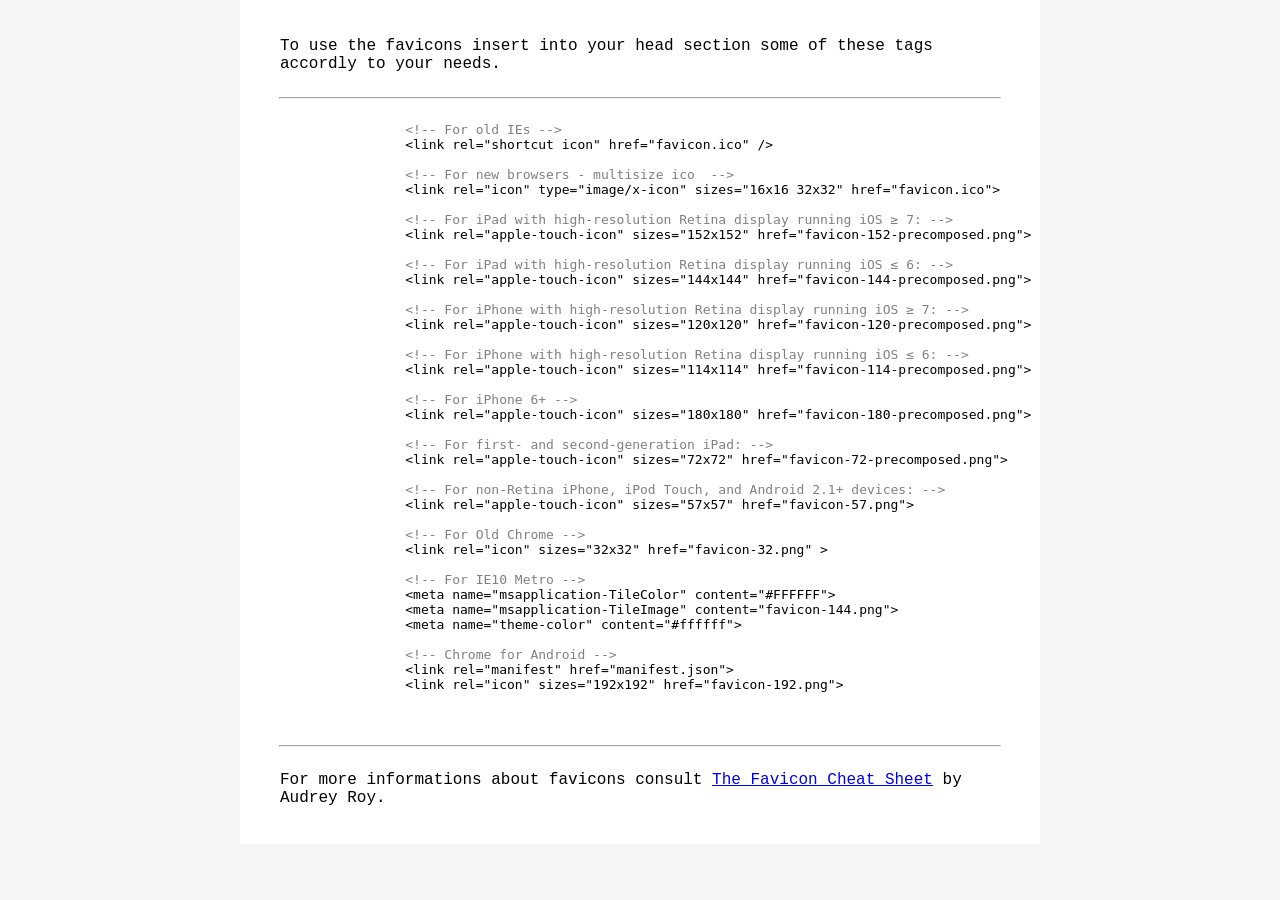
<file: images/cjlogo/index.html>
<!DOCTYPE html>
<head>
    <title>
        Favicons
    </title>
    <meta charset="utf-8" />
    
    <!-- For old IEs -->
    <link rel="shortcut icon" href="favicon.ico" />
    
    <!-- For new browsers multisize ico  -->
    <link rel="icon" type="image/x-icon" sizes="16x16 32x32" href="favicon.ico">
        
        <!-- Chrome for Android -->
        <link rel="icon" sizes="192x192" href="favicon-192.png">
            
            <!-- For iPhone 6+ downscaled for other devices -->
            <link rel="apple-touch-icon" sizes="180x180" href="favicon-180-precomposed.png">
                
                <!-- For IE10 Metro -->
                <meta name="msapplication-TileColor" content="#FFFFFF">
                    <meta name="msapplication-TileImage" content="favicon-114-precomposed.png">
                        
                        <style>
                            
                            body {
                                background-color: #f5f5f5;
                                border: 0px;
                                margin: 0px;
                                padding: 0px;
                                font-family: Consolas,Menlo,Monaco,Lucida Console,Liberation Mono,DejaVu Sans Mono,Bitstream Vera Sans Mono,Courier New,monospace,serif;
                                color: black;
                            }
                        
                        pre {
                            margin: 0px;
                            color: black;
                            padding: 0px 5%;
                        }
                        
                        code {
                            
                        }
                        
                        .container {
                            background-color: white;
                            max-width: 800px;
                            width: 100%;
                            margin: 0 auto;
                            padding: 1% 0;
                            height: 100%;
                        }
                        
                        .comment {
                            color: gray;
                            padding: 0px;
                            margin: 0px;
                        }
                        
                        hr {
                            width: 80%;
                            padding: 0 5%;
                            border-color: #f5f5f5;
                            background-color: #D1D1D1;
                        }
                        
                        p {
                            padding: 1% 5%;
                        }
                        
                            </style>
                        
                        </head>
<body class="">
    
    <div class="container">
        <p>
        To use the favicons insert into your  head section some of these tags accordly to your needs.
        </p>
        <hr>
        <pre>
            <code>
                <span class="comment">&lt;!-- For old IEs --&gt;</span>
                &lt;link rel=&quot;shortcut icon&quot; href=&quot;favicon.ico&quot; /&gt;
                
                <span class="comment">&lt;!-- For new browsers - multisize ico  --&gt;</span>
                &lt;link rel=&quot;icon&quot; type=&quot;image/x-icon&quot; sizes=&quot;16x16 32x32&quot; href=&quot;favicon.ico&quot;&gt;
                
                <span class="comment">&lt;!-- For iPad with high-resolution Retina display running iOS &ge; 7: --&gt;</span>
                &lt;link rel=&quot;apple-touch-icon&quot; sizes=&quot;152x152&quot; href=&quot;favicon-152-precomposed.png&quot;&gt;
                
                <span class="comment">&lt;!-- For iPad with high-resolution Retina display running iOS &le; 6: --&gt;</span>
                &lt;link rel=&quot;apple-touch-icon&quot; sizes=&quot;144x144&quot; href=&quot;favicon-144-precomposed.png&quot;&gt;
                
                <span class="comment">&lt;!-- For iPhone with high-resolution Retina display running iOS &ge; 7: --&gt;</span>
                &lt;link rel=&quot;apple-touch-icon&quot; sizes=&quot;120x120&quot; href=&quot;favicon-120-precomposed.png&quot;&gt;
                
                <span class="comment">&lt;!-- For iPhone with high-resolution Retina display running iOS &le; 6: --&gt;</span>
                &lt;link rel=&quot;apple-touch-icon&quot; sizes=&quot;114x114&quot; href=&quot;favicon-114-precomposed.png&quot;&gt;
                
                <span class="comment">&lt;!-- For iPhone 6+ --&gt;</span>
                &lt;link rel=&quot;apple-touch-icon&quot; sizes=&quot;180x180&quot; href=&quot;favicon-180-precomposed.png&quot;&gt;
                
                <span class="comment">&lt;!-- For first- and second-generation iPad: --&gt;</span>
                &lt;link rel=&quot;apple-touch-icon&quot; sizes=&quot;72x72&quot; href=&quot;favicon-72-precomposed.png&quot;&gt;
                
                <span class="comment">&lt;!-- For non-Retina iPhone, iPod Touch, and Android 2.1+ devices: --&gt;</span>
                &lt;link rel=&quot;apple-touch-icon&quot; sizes=&quot;57x57&quot; href=&quot;favicon-57.png&quot;&gt;
                
                <span class="comment">&lt;!-- For Old Chrome --&gt;</span>
                &lt;link rel=&quot;icon&quot; sizes=&quot;32x32&quot; href=&quot;favicon-32.png&quot; &gt;
                
                <span class="comment">&lt;!-- For IE10 Metro --&gt;</span>
                &lt;meta name=&quot;msapplication-TileColor&quot; content=&quot;#FFFFFF&quot;&gt;
                &lt;meta name=&quot;msapplication-TileImage&quot; content=&quot;favicon-144.png&quot;&gt;
                &lt;meta name=&quot;theme-color&quot; content=&quot;#ffffff&quot;&gt;
                
                <span class="comment">&lt;!-- Chrome for Android --&gt;</span>
                &lt;link rel=&quot;manifest&quot; href=&quot;manifest.json&quot;&gt;
                &lt;link rel=&quot;icon&quot; sizes=&quot;192x192&quot; href=&quot;favicon-192.png&quot;&gt;
                
            </code>
        </pre>
        
        <hr>
        
        <p>
        For more informations about favicons consult <a href="https://github.com/audreyr/favicon-cheat-sheet">The Favicon Cheat Sheet</a> by Audrey Roy.
        </p>
        
    </div>
    
</body>
</file>
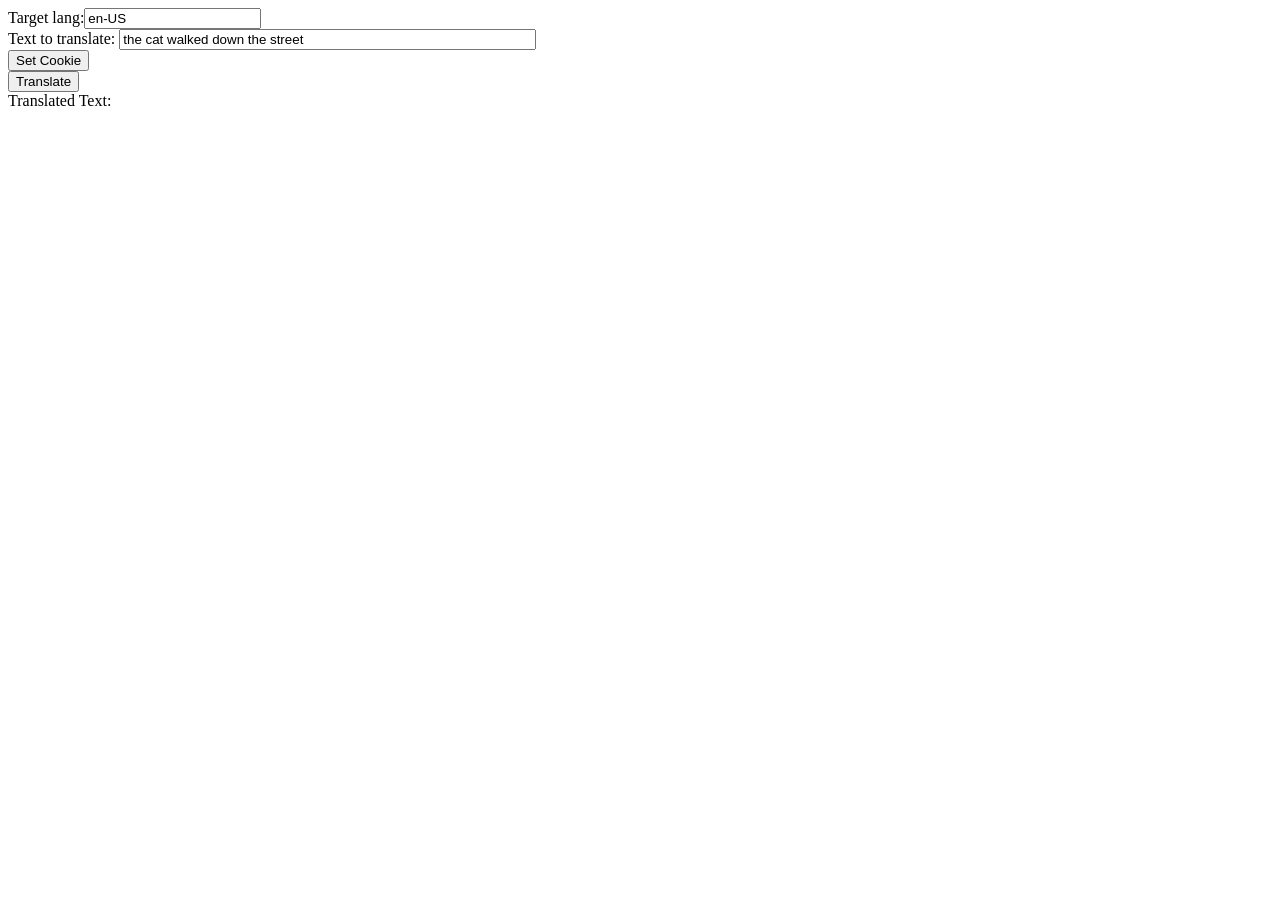
<file: cookie.html>
<!DOCTYPE html>
<html lang="en">
 <head>
    <meta charset="UTF-8">
    <meta name="viewport" content="width=device-width, initial-scale=1.0">
    <title>coreyjackson.me GL Translate via CF Functions</title>
    <script nonce="151J5kguf+YObKJNZgoLvw==">
        async function setCookie()
        {
            try
            {
                if (navigator.cookieEnabled) {
                    document.cookie = "__Host-translatetext=123456789; Path=/; Secure; SameSite=Strict";
                    console.log("Cookie:" + document.cookie);
                }
                else
                {
                    console.log("You need to enable cookies to translate text");
                    alert("You need to enable cookies to translate text");
                }
            }
            catch (err)
            {
                console.error("An error has occured setting cookie:" + err);
            }
        }
        
        async function getServerCookie()
        {
            const apiUrl = 'https://webdev.coreyjackson.me/api/translatetext';

            const requestOptions = {
                method: 'GET',
                headers: {
                    'Content-Type': 'application/json'
                }
            };

            try
            {
                const response = await fetch(apiUrl, requestOptions);
                const data = await response.text();
                //console.log("data returned");
                console.log(data);
            }
            catch (error)
            {
                console.error("An error has occured in GET request:" + error);
            }
        }

    async function translateText(targetLang, text)
    {
        const outputElement = document.getElementById('divOutput');

        const apiUrl = 'https://webdev.coreyjackson.me/api/translatetext';

        const requestOptions = {
            method: 'POST',
            headers: {
                'Content-Type': 'application/json'
            },
            credentials: 'include',
            body: JSON.stringify({
                q: text,
                source: 'en',
                target: targetLang
            })
        };

        //console.log("targetLang:" + targetLang);
        console.log("text:" + text);

        try
        {
            const response = await fetch(apiUrl, requestOptions);
            const data = await response.text();
            //console.log("data returned");
            console.log(data);
            outputElement.textContent = data;
        }
        catch (error)
        {
            console.error("An error has occured in POST request:" + error);
        }
    }

    function init()
    {
        const lang = navigator.language;
        //console.log(lang);
        document.getElementById("txtTargetLang").value = lang;
    }

    window.addEventListener("load", (e) => {
        document.getElementById("btnTranslate").addEventListener('click', (e) => { translateText(document.getElementById('txtTargetLang').value, document.getElementById('txtText').value); });
        document.getElementById("btnSetCookie").addEventListener('click', (e) => { setCookie(); } );
        init();   
    });
    </script>
 </head>
 <body>
  Target lang:<input type="text" id="txtTargetLang" value="es"/><br/>
  Text to translate: <input type="text" id="txtText" value="the cat walked down the street" size="50"/><br/>
  <input type="button" id="btnSetCookie" value="Set Cookie"></br>
  <input type="button" id="btnTranslate" value="Translate"><br/>
  Translated Text:<div id="divOutput"></div>
 </body>
</html>
</file>
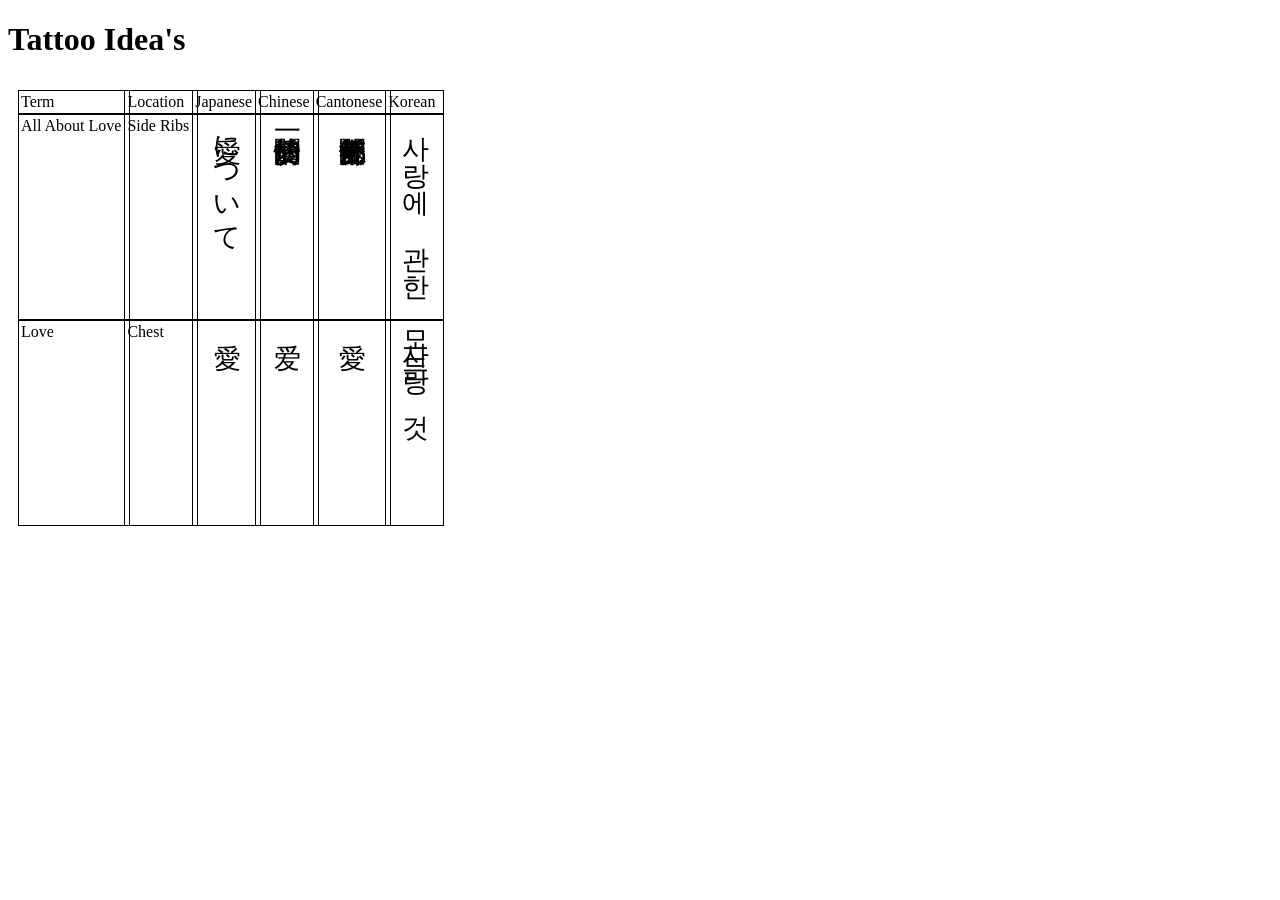
<file: tattoo.html>
<!DOCTYPE html>
<html lang="en">
<head>
    <meta charset="UTF-8">
    <title>Tattoo Ideas</title>
    <link rel="stylesheet" href="https://www.w3schools.com/w3css/5/w3.css">
    <style>
        /*div{
            writing-mode: vertical-lr;
            border: solid black 1px;
            display: inline-block;

            padding: 10px;
        }*/
        .rtl
        {
            writing-mode: vertical-rl;
            text-orientation: upright;
            font-size: 20pt;
            display: flex;
            justify-content: normal;
            align-items: center;
        }
        .vertical {
            writing-mode: vertical-lr;
            text-orientation: upright;
            font-size: 20pt;
            display: flex;
            justify-content: normal;
            align-items: center;
        }

        .table {
            display: flex;
            padding: 10px;
        }

        .column {
            margin-bottom: 1em;
            width: auto;
        }

        .row {
            border: 1px black solid;
            height: 200px;
            margin: auto;
            width: 100%;
            white-space: nowrap;
            padding: 2px;
        }

        .th {
            border: 1px black solid;
            height: auto;
            margin: auto;
            width: 100%;
            white-space: nowrap;
            padding: 2px;
        }

    </style>
</head>
<body>
<h1>Tattoo Idea's</h1>
<div class="table">
    <div class="column">
        <div class="th">Term</div>
        <div class="row">All About Love</div>
        <div class="row">Love</div>
    </div>
    <div class="column">
        <div class="th">Location</div>
        <div class="row">Side Ribs</div>
        <div class="row">Chest</div>
    </div>
    <div class="column">
        <div class="th">Japanese</div>
        <div class="row vertical">愛について</div>
        <div class="row vertical">愛</div>
    </div>
    <div class="column">
        <div class="th">Chinese</div>
        <div class="row vertical">關於愛情的一切</div>
        <div class="row vertical">爱</div>
    </div>
    <div class="column">
        <div class="th">Cantonese</div>
        <div class="row vertical">全部都係關於愛</div>
        <div class="row vertical">愛</div>
    </div>
    <div class="column">
        <div class="th">Korean</div>
        <div class="row vertical">사랑에 관한 모든 것</div>
        <div class="row vertical">사랑</div>
    </div>
</div>

<!--
 <table class="">
     <tr>
         <th>Term</th>
         <th>Location</th>
         <th>Japanese</th>
         <th>Chinese</th>
         <th>Cantonese</th>
         <th>Korean</th>
     </tr>
     <tr>
         <td>All About Love</td>
         <td>Side Ribs</td>
         <td><div class="vertical">愛について</div></td>
         <td><div class="vertical">關於愛情的一切</div></td>
         <td><div class="vertical">全部都係關於愛</div></td>
         <td><div class="vertical">사랑에 관한 모든 것</div></td>
     </tr>
     <tr>
         <td>Love</td>
         <td>Chest</td>
         <td class="vertical">愛</td>
         <td class="vertical">爱</td>
         <td class="vertical">愛</td>
         <td class="vertical">사랑</td>
     </tr>
  </table>
  -->
 </body>
</html>
</file>
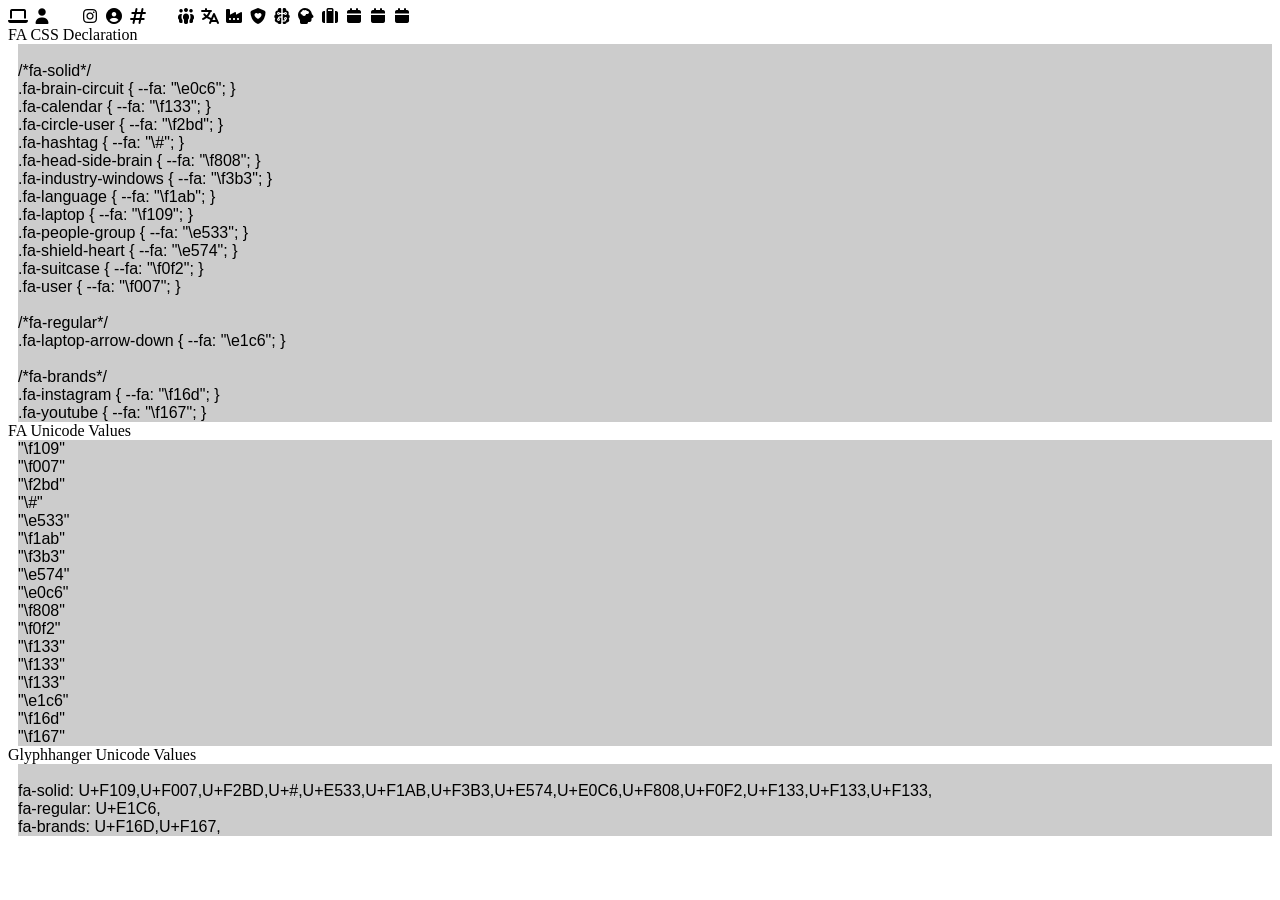
<file: test.html>
<!DOCTYPE html>
<html lang="en">
<head>
    <meta charset="UTF-8">
    <meta name="viewport" content="width=device-width, initial-scale=1.0">
    <title>Test Page</title>
    <link rel="stylesheet" href="assets/css/all.css">
</head>
<body>
  <i class="fa-laptop fa-solid whatever"></i>
  <i class="fa-solid fa-user"></i>
  <i class="fa-regular fa-laptop-arrow-down"></i>
  <i class="fa-brands fa-instagram"></i>
  <i class="fa-solid fa-circle-user"></i>
  <i class="fa-solid fa-hashtag"></i>
  <i class="fa-brands fa-youtube"></i>
  <i class="fa-solid fa-people-group"></i>
  <i class="fa-solid fa-language"></i>
  <i class="fa-solid fa-industry-windows"></i>
  <i class="fa-solid fa-shield-heart"></i>
  <i class="fa-solid fa-brain-circuit"></i>
  <i class="fa-solid fa-head-side-brain"></i>
  <i class="fa-solid fa-suitcase"></i>
  <i class="fa-solid fa-calendar"></i>
  <i class="fa-solid fa-calendar"></i>
  <i class="fa-solid fa-calendar"></i>
  
  <script type="text/javascript" src="assets/js/fontanalyze.js" defer></script>
</body>
</html>
</file>
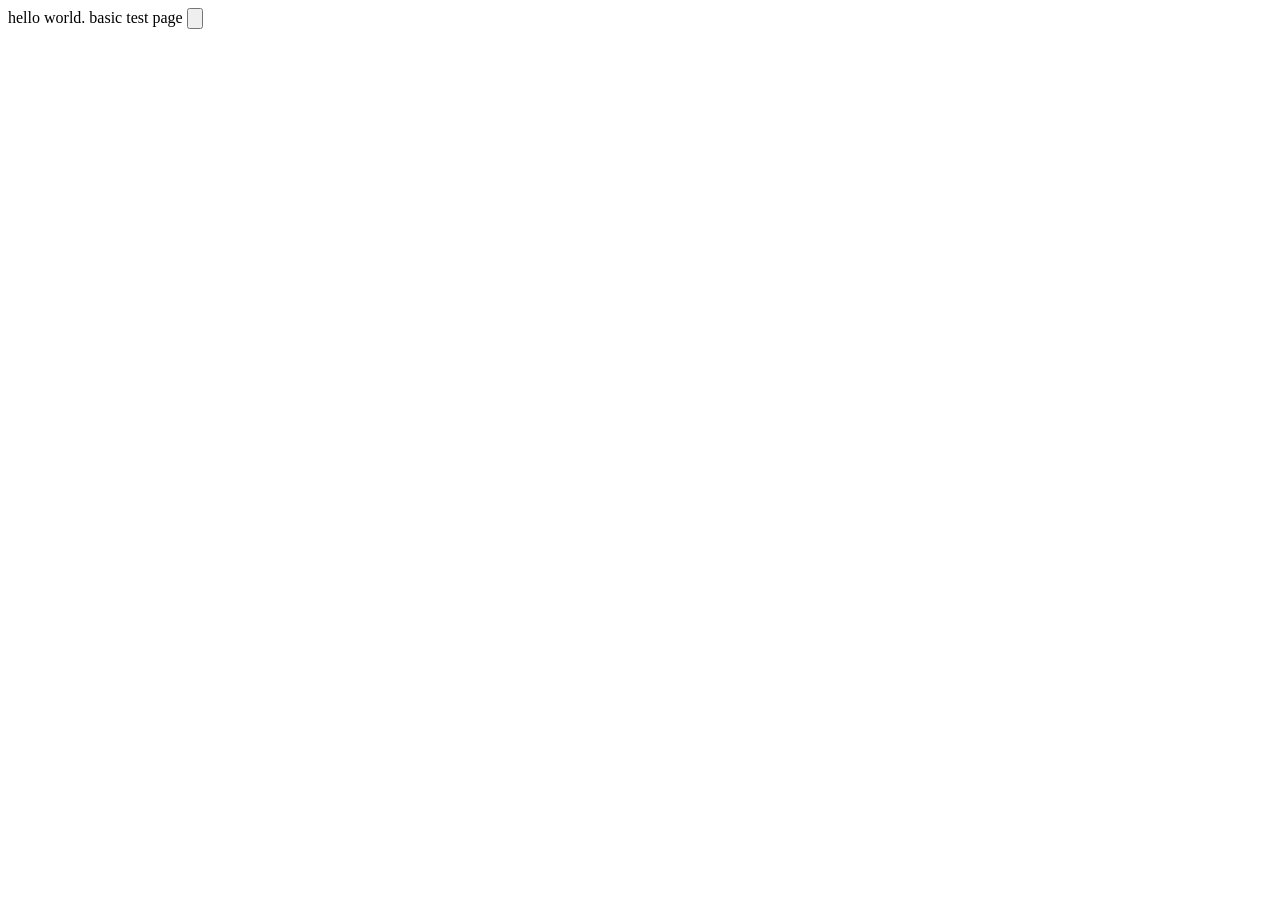
<file: webdev/basic.html>
<html>
 <head>
  <title>Basic test page</title>
  <script>
    alert("init");
    console.log("basic init from mac");
    
    function log()
    {
    	console.log("log basic test on mac");
    }
  </script>
 </head>
 <body>
  hello world. basic test page
  <input type="button" onclick="javascript: log()";>
 </body>
<html>
</file>
<file: assets/css/facustom.css>
/*!
 * Font Awesome Pro 7.1.0 by @fontawesome - https://fontawesome.com
 * License - https://fontawesome.com/license (Commercial License)
 * Copyright 2025 Fonticons, Inc.
 */
 .fa-solid,
 .fa-regular,
 .fa-brands,
 .fa-classic,
 .fas,
 .far,
 .fab,
 .fal,
 .fat,
 .fad,
 .fadr,
 .fadl,
 .fadt,
 .fass,
 .fasr,
 .fasl,
 .fast,
 .fasds,
 .fasdr,
 .fasdl,
 .fasdt,
 .faslr,
 .faslpr,
 .fawsb,
 .fatl,
 .fans,
 .fands,
 .faes,
 .fajr,
 .fajfr,
 .fajdr,
 .facr,
 .fausb,
 .faudsb,
 .faufsb,
 .fa-solid,
 .fa-semibold,
 .fa-regular,
 .fa-light,
 .fa-thin,
 .fa-brands,
 .fa-classic,
 .fa-duotone,
 .fa-sharp,
 .fa-sharp-duotone,
 .fa-chisel,
 .fa-etch,
 .fa-jelly,
 .fa-jelly-duo,
 .fa-jelly-fill,
 .fa-notdog,
 .fa-notdog-duo,
 .fa-slab,
 .fa-slab-press,
 .fa-thumbprint,
 .fa-utility,
 .fa-utility-duo,
 .fa-utility-fill,
 .fa-whiteboard,
 .fa {
   --_fa-family: var(--fa-family, var(--fa-style-family, "Font Awesome 7 Pro"));
   -webkit-font-smoothing: antialiased;
   -moz-osx-font-smoothing: grayscale;
   display: var(--fa-display, inline-block);
   font-family: var(--_fa-family);
   font-feature-settings: normal;
   font-style: normal;
   font-synthesis: none;
   font-variant: normal;
   font-weight: var(--fa-style, 900);
   line-height: 1;
   text-align: center;
   text-rendering: auto;
   width: var(--fa-width, 1.25em);
 }
 
 :is(.fas,
 .fass,
 .far,
 .fasr,
 .fal,
 .fasl,
 .fat,
 .fast,
 .fad,
 .fadr,
 .fadl,
 .fadt,
 .fasds,
 .fasdr,
 .fasdl,
 .fasdt,
 .fab,
 .faslr,
 .faslpr,
 .fawsb,
 .fatl,
 .fans,
 .fands,
 .faes,
 .fajr,
 .fajfr,
 .fajdr,
 .facr,
 .fausb,
 .faudsb,
 .faufsb,
 .fa-solid,
 .fa-semibold,
 .fa-regular,
 .fa-light,
 .fa-thin,
 .fa-brands,
 .fa-classic,
 .fa-duotone,
 .fa-sharp,
 .fa-sharp-duotone,
 .fa-chisel,
 .fa-etch,
 .fa-jelly,
 .fa-jelly-duo,
 .fa-jelly-fill,
 .fa-notdog,
 .fa-notdog-duo,
 .fa-slab,
 .fa-slab-press,
 .fa-thumbprint,
 .fa-utility,
 .fa-utility-duo,
 .fa-utility-fill,
 .fa-whiteboard,
 .fa)::before {
   content: var(--fa)/"";
 }
 
 @supports not (content: ""/"") {
   :is(.fas,
   .fass,
   .far,
   .fasr,
   .fal,
   .fasl,
   .fat,
   .fast,
   .fad,
   .fadr,
   .fadl,
   .fadt,
   .fasds,
   .fasdr,
   .fasdl,
   .fasdt,
   .fab,
   .faslr,
   .faslpr,
   .fawsb,
   .fatl,
   .fans,
   .fands,
   .faes,
   .fajr,
   .fajfr,
   .fajdr,
   .facr,
   .fausb,
   .faudsb,
   .faufsb,
   .fa-solid,
   .fa-semibold,
   .fa-regular,
   .fa-light,
   .fa-thin,
   .fa-brands,
   .fa-classic,
   .fa-duotone,
   .fa-sharp,
   .fa-sharp-duotone,
   .fa-chisel,
   .fa-etch,
   .fa-jelly,
   .fa-jelly-duo,
   .fa-jelly-fill,
   .fa-notdog,
   .fa-notdog-duo,
   .fa-slab,
   .fa-slab-press,
   .fa-thumbprint,
   .fa-utility,
   .fa-utility-duo,
   .fa-utility-fill,
   .fa-whiteboard,
   .fa)::before {
     content: var(--fa);
   }
 }
 :is(.fad,
 .fa-duotone,
 .fadr,
 .fadl,
 .fadt,
 .fasds,
 .fa-sharp-duotone,
 .fasdr,
 .fasdl,
 .fasdt,
 .fatl,
 .fa-thumbprint,
 .fands,
 .fa-notdog-duo,
 .fajdr,
 .fa-jelly-duo,
 .faudsb,
 .fa-utility-duo)::after {
   content: var(--fa);
   font-feature-settings: "ss01";
 }
 
 @supports not (content: ""/"") {
   :is(.fad,
   .fa-duotone,
   .fadr,
   .fadl,
   .fadt,
   .fasds,
   .fa-sharp-duotone,
   .fasdr,
   .fasdl,
   .fasdt,
   .fatl,
   .fa-thumbprint,
   .fands,
   .fa-notdog-duo,
   .fajdr,
   .fa-jelly-duo,
   .faudsb,
   .fa-utility-duo)::after {
     content: var(--fa);
   }
 }
 .fa-1x {
   font-size: 1em;
 }
 
 .fa-2x {
   font-size: 2em;
 }
 
 .fa-3x {
   font-size: 3em;
 }
 
 .fa-4x {
   font-size: 4em;
 }
 
 .fa-5x {
   font-size: 5em;
 }
 
 .fa-6x {
   font-size: 6em;
 }
 
 .fa-7x {
   font-size: 7em;
 }
 
 .fa-8x {
   font-size: 8em;
 }
 
 .fa-9x {
   font-size: 9em;
 }
 
 .fa-10x {
   font-size: 10em;
 }
 
 .fa-2xs {
   font-size: calc(10 / 16 * 1em); /* converts a 10px size into an em-based value that's relative to the scale's 16px base */
   line-height: calc(1 / 10 * 1em); /* sets the line-height of the icon back to that of it's parent */
   vertical-align: calc((6 / 10 - 0.375) * 1em); /* vertically centers the icon taking into account the surrounding text's descender */
 }
 
 .fa-xs {
   font-size: calc(12 / 16 * 1em); /* converts a 12px size into an em-based value that's relative to the scale's 16px base */
   line-height: calc(1 / 12 * 1em); /* sets the line-height of the icon back to that of it's parent */
   vertical-align: calc((6 / 12 - 0.375) * 1em); /* vertically centers the icon taking into account the surrounding text's descender */
 }
 
 .fa-sm {
   font-size: calc(14 / 16 * 1em); /* converts a 14px size into an em-based value that's relative to the scale's 16px base */
   line-height: calc(1 / 14 * 1em); /* sets the line-height of the icon back to that of it's parent */
   vertical-align: calc((6 / 14 - 0.375) * 1em); /* vertically centers the icon taking into account the surrounding text's descender */
 }
 
 .fa-lg {
   font-size: calc(20 / 16 * 1em); /* converts a 20px size into an em-based value that's relative to the scale's 16px base */
   line-height: calc(1 / 20 * 1em); /* sets the line-height of the icon back to that of it's parent */
   vertical-align: calc((6 / 20 - 0.375) * 1em); /* vertically centers the icon taking into account the surrounding text's descender */
 }
 
 .fa-xl {
   font-size: calc(24 / 16 * 1em); /* converts a 24px size into an em-based value that's relative to the scale's 16px base */
   line-height: calc(1 / 24 * 1em); /* sets the line-height of the icon back to that of it's parent */
   vertical-align: calc((6 / 24 - 0.375) * 1em); /* vertically centers the icon taking into account the surrounding text's descender */
 }
 
 .fa-2xl {
   font-size: calc(32 / 16 * 1em); /* converts a 32px size into an em-based value that's relative to the scale's 16px base */
   line-height: calc(1 / 32 * 1em); /* sets the line-height of the icon back to that of it's parent */
   vertical-align: calc((6 / 32 - 0.375) * 1em); /* vertically centers the icon taking into account the surrounding text's descender */
 }
 
 .fa-width-auto {
   --fa-width: auto;
 }
 
 .fa-fw,
 .fa-width-fixed {
   --fa-width: 1.25em;
 }
 
 .fa-ul {
   list-style-type: none;
   margin-inline-start: var(--fa-li-margin, 2.5em);
   padding-inline-start: 0;
 }
 .fa-ul > li {
   position: relative;
 }
 
 .fa-li {
   inset-inline-start: calc(-1 * var(--fa-li-width, 2em));
   position: absolute;
   text-align: center;
   width: var(--fa-li-width, 2em);
   line-height: inherit;
 }
 
 /* Heads Up: Bordered Icons will not be supported in the future!
   - This feature will be deprecated in the next major release of Font Awesome (v8)!
   - You may continue to use it in this version *v7), but it will not be supported in Font Awesome v8.
 */
 /* Notes:
 * --@{v.$css-prefix}-border-width = 1/16 by default (to render as ~1px based on a 16px default font-size)
 * --@{v.$css-prefix}-border-padding =
   ** 3/16 for vertical padding (to give ~2px of vertical whitespace around an icon considering it's vertical alignment)
   ** 4/16 for horizontal padding (to give ~4px of horizontal whitespace around an icon)
 */
 .fa-border {
   border-color: var(--fa-border-color, #eee);
   border-radius: var(--fa-border-radius, 0.1em);
   border-style: var(--fa-border-style, solid);
   border-width: var(--fa-border-width, 0.0625em);
   box-sizing: var(--fa-border-box-sizing, content-box);
   padding: var(--fa-border-padding, 0.1875em 0.25em);
 }
 
 .fa-pull-left,
 .fa-pull-start {
   float: inline-start;
   margin-inline-end: var(--fa-pull-margin, 0.3em);
 }
 
 .fa-pull-right,
 .fa-pull-end {
   float: inline-end;
   margin-inline-start: var(--fa-pull-margin, 0.3em);
 }
 
 .fa-beat {
   animation-name: fa-beat;
   animation-delay: var(--fa-animation-delay, 0s);
   animation-direction: var(--fa-animation-direction, normal);
   animation-duration: var(--fa-animation-duration, 1s);
   animation-iteration-count: var(--fa-animation-iteration-count, infinite);
   animation-timing-function: var(--fa-animation-timing, ease-in-out);
 }
 
 .fa-bounce {
   animation-name: fa-bounce;
   animation-delay: var(--fa-animation-delay, 0s);
   animation-direction: var(--fa-animation-direction, normal);
   animation-duration: var(--fa-animation-duration, 1s);
   animation-iteration-count: var(--fa-animation-iteration-count, infinite);
   animation-timing-function: var(--fa-animation-timing, cubic-bezier(0.28, 0.84, 0.42, 1));
 }
 
 .fa-fade {
   animation-name: fa-fade;
   animation-delay: var(--fa-animation-delay, 0s);
   animation-direction: var(--fa-animation-direction, normal);
   animation-duration: var(--fa-animation-duration, 1s);
   animation-iteration-count: var(--fa-animation-iteration-count, infinite);
   animation-timing-function: var(--fa-animation-timing, cubic-bezier(0.4, 0, 0.6, 1));
 }
 
 .fa-beat-fade {
   animation-name: fa-beat-fade;
   animation-delay: var(--fa-animation-delay, 0s);
   animation-direction: var(--fa-animation-direction, normal);
   animation-duration: var(--fa-animation-duration, 1s);
   animation-iteration-count: var(--fa-animation-iteration-count, infinite);
   animation-timing-function: var(--fa-animation-timing, cubic-bezier(0.4, 0, 0.6, 1));
 }
 
 .fa-flip {
   animation-name: fa-flip;
   animation-delay: var(--fa-animation-delay, 0s);
   animation-direction: var(--fa-animation-direction, normal);
   animation-duration: var(--fa-animation-duration, 1s);
   animation-iteration-count: var(--fa-animation-iteration-count, infinite);
   animation-timing-function: var(--fa-animation-timing, ease-in-out);
 }
 
 .fa-shake {
   animation-name: fa-shake;
   animation-delay: var(--fa-animation-delay, 0s);
   animation-direction: var(--fa-animation-direction, normal);
   animation-duration: var(--fa-animation-duration, 1s);
   animation-iteration-count: var(--fa-animation-iteration-count, infinite);
   animation-timing-function: var(--fa-animation-timing, linear);
 }
 
 .fa-spin {
   animation-name: fa-spin;
   animation-delay: var(--fa-animation-delay, 0s);
   animation-direction: var(--fa-animation-direction, normal);
   animation-duration: var(--fa-animation-duration, 2s);
   animation-iteration-count: var(--fa-animation-iteration-count, infinite);
   animation-timing-function: var(--fa-animation-timing, linear);
 }
 
 .fa-spin-reverse {
   --fa-animation-direction: reverse;
 }
 
 .fa-pulse,
 .fa-spin-pulse {
   animation-name: fa-spin;
   animation-direction: var(--fa-animation-direction, normal);
   animation-duration: var(--fa-animation-duration, 1s);
   animation-iteration-count: var(--fa-animation-iteration-count, infinite);
   animation-timing-function: var(--fa-animation-timing, steps(8));
 }
 
 @media (prefers-reduced-motion: reduce) {
   .fa-beat,
   .fa-bounce,
   .fa-fade,
   .fa-beat-fade,
   .fa-flip,
   .fa-pulse,
   .fa-shake,
   .fa-spin,
   .fa-spin-pulse {
     animation: none !important;
     transition: none !important;
   }
 }
 @keyframes fa-beat {
   0%, 90% {
     transform: scale(1);
   }
   45% {
     transform: scale(var(--fa-beat-scale, 1.25));
   }
 }
 @keyframes fa-bounce {
   0% {
     transform: scale(1, 1) translateY(0);
   }
   10% {
     transform: scale(var(--fa-bounce-start-scale-x, 1.1), var(--fa-bounce-start-scale-y, 0.9)) translateY(0);
   }
   30% {
     transform: scale(var(--fa-bounce-jump-scale-x, 0.9), var(--fa-bounce-jump-scale-y, 1.1)) translateY(var(--fa-bounce-height, -0.5em));
   }
   50% {
     transform: scale(var(--fa-bounce-land-scale-x, 1.05), var(--fa-bounce-land-scale-y, 0.95)) translateY(0);
   }
   57% {
     transform: scale(1, 1) translateY(var(--fa-bounce-rebound, -0.125em));
   }
   64% {
     transform: scale(1, 1) translateY(0);
   }
   100% {
     transform: scale(1, 1) translateY(0);
   }
 }
 @keyframes fa-fade {
   50% {
     opacity: var(--fa-fade-opacity, 0.4);
   }
 }
 @keyframes fa-beat-fade {
   0%, 100% {
     opacity: var(--fa-beat-fade-opacity, 0.4);
     transform: scale(1);
   }
   50% {
     opacity: 1;
     transform: scale(var(--fa-beat-fade-scale, 1.125));
   }
 }
 @keyframes fa-flip {
   50% {
     transform: rotate3d(var(--fa-flip-x, 0), var(--fa-flip-y, 1), var(--fa-flip-z, 0), var(--fa-flip-angle, -180deg));
   }
 }
 @keyframes fa-shake {
   0% {
     transform: rotate(-15deg);
   }
   4% {
     transform: rotate(15deg);
   }
   8%, 24% {
     transform: rotate(-18deg);
   }
   12%, 28% {
     transform: rotate(18deg);
   }
   16% {
     transform: rotate(-22deg);
   }
   20% {
     transform: rotate(22deg);
   }
   32% {
     transform: rotate(-12deg);
   }
   36% {
     transform: rotate(12deg);
   }
   40%, 100% {
     transform: rotate(0deg);
   }
 }
 @keyframes fa-spin {
   0% {
     transform: rotate(0deg);
   }
   100% {
     transform: rotate(360deg);
   }
 }
 .fa-rotate-90 {
   transform: rotate(90deg);
 }
 
 .fa-rotate-180 {
   transform: rotate(180deg);
 }
 
 .fa-rotate-270 {
   transform: rotate(270deg);
 }
 
 .fa-flip-horizontal {
   transform: scale(-1, 1);
 }
 
 .fa-flip-vertical {
   transform: scale(1, -1);
 }
 
 .fa-flip-both,
 .fa-flip-horizontal.fa-flip-vertical {
   transform: scale(-1, -1);
 }
 
 .fa-rotate-by {
   transform: rotate(var(--fa-rotate-angle, 0));
 }
 
 .fa-stack {
   display: inline-block;
   height: 2em;
   line-height: 2em;
   position: relative;
   vertical-align: middle;
   width: 2.5em;
 }
 
 .fa-stack-1x,
 .fa-stack-2x {
   --fa-width: 100%;
   inset: 0;
   position: absolute;
   text-align: center;
   width: var(--fa-width);
   z-index: var(--fa-stack-z-index, auto);
 }
 
 .fa-stack-1x {
   line-height: inherit;
 }
 
 .fa-stack-2x {
   font-size: 2em;
 }
 
 .fa-inverse {
   color: var(--fa-inverse, #fff);
 }
 
 /* Font Awesome uses the Unicode Private Use Area (PUA) to ensure screen
    readers do not read off random characters that represent icons */
 
    /*fa-solid*/
    .fa-arrow-right-arrow-left { --fa: "\f0ec"; }
    .fa-arrow-up-right-from-square { --fa: "\f08e"; }
    .fa-book-bible { --fa: "\f647"; }
    .fa-book-open-reader { --fa: "\f5da"; }
    .fa-book-user { --fa: "\f7e7"; }
    .fa-box-open-full { --fa: "\f49c"; }
    .fa-brackets-curly { --fa: "\f7ea"; }
    .fa-brain-circuit { --fa: "\e0c6"; }
    .fa-briefcase { --fa: "\f0b1"; }
    .fa-browser { --fa: "\f37e"; }
    .fa-calendar { --fa: "\f133"; }
    .fa-calendar-circle-user { --fa: "\e471"; }
    .fa-calendar-clock { --fa: "\e0d2"; }
    .fa-cart-shopping-fast { --fa: "\e0dc"; }
    .fa-chart-mixed { --fa: "\f643"; }
    .fa-chart-network { --fa: "\f78a"; }
    .fa-chart-scatter-bubble { --fa: "\e0e9"; }
    .fa-circles-overlap-3 { --fa: "\e6a1"; }
    .fa-cloud { --fa: "\f0c2"; }
    .fa-code-branch { --fa: "\f126"; }
    .fa-computer { --fa: "\e4e5"; }
    .fa-copy { --fa: "\f0c5"; }
    .fa-database { --fa: "\f1c0"; }
    .fa-display-code { --fa: "\e165"; }
    .fa-earth-americas { --fa: "\f57d"; }
    .fa-feather { --fa: "\f52d"; }
    .fa-file-arrow-down { --fa: "\f56d"; }
    .fa-file-certificate { --fa: "\f5f3"; }
    .fa-file-code { --fa: "\f1c9"; }
    .fa-gear-complex { --fa: "\e5e9"; }
    .fa-gears { --fa: "\f085"; }
    .fa-graduation-cap { --fa: "\f19d"; }
    .fa-hexagon-nodes { --fa: "\e699"; }
    .fa-home { --fa: "\f015"; }
    .fa-industry-windows { --fa: "\f3b3"; }
    .fa-infinity { --fa: "\f534"; }
    .fa-language { --fa: "\f1ab"; }
    .fa-lightbulb-gear { --fa: "\e5fd"; }
    .fa-list-check { --fa: "\f0ae"; }
    .fa-lock { --fa: "\f023"; }
    .fa-microchip { --fa: "\f2db"; }
    .fa-microchip-ai { --fa: "\e1ec"; }
    .fa-monitor-waveform { --fa: "\f611"; }
    .fa-network-wired { --fa: "\f6ff"; }
    .fa-object-group { --fa: "\f247"; }
    .fa-paintbrush-pencil { --fa: "\e206"; }
    .fa-passport { --fa: "\f5ab"; }
    .fa-person-military-rifle { --fa: "\e54b"; }
    .fa-rectangle-history { --fa: "\e4a2"; }
    .fa-sharp { --fa: "\f1c0"; }
    .fa-spa { --fa: "\f5bb"; }
    .fa-square-code { --fa: "\e267"; }
    .fa-shield-heart { --fa: "\e574"; }
    .fa-suitcase { --fa: "\f0f2"; }
    .fa-transporter { --fa: "\e042"; }
    .fa-truck { --fa: "\f0d1"; }
    .fa-uniform-martial-arts { --fa: "\e3d1"; }
    .fa-user { --fa: "\f007"; }
    .fa-user-helmet-safety { --fa: "\f82c"; }
    .fa-user-tie { --fa: "\f508"; }
    .fa-venus-mars { --fa: "\f228"; }
    .fa-window { --fa: "\f40e"; }
    .fa-share-nodes { --fa: "\f1e0"; }
    .fa-table { --fa: "\f0ce"; }
    .fa-hand-holding-heart { --fa: "\f4be"; }


/*fa-regular*/
.fa-diagram-project { --fa: "\f542"; }
.fa-head-side-brain { --fa: "\f808"; }
.fa-people-group { --fa: "\e533"; }
.fa-rotate-180 { --fa: "\f2ec"; }
.fa-triangle { --fa: "\f2ec"; }
.fa-uniform-martial-arts { --fa: "\e3d1"; }

    :root, :host {
   --fa-family-brands: "Font Awesome 7 Brands";
   --fa-font-brands: normal 400 1em/1 var(--fa-family-brands);
 }
 
 @font-face {
   font-family: "Font Awesome 7 Brands";
   font-style: normal;
   font-weight: 400;
   font-display: block;
   src: url("../webfonts/fa-brands-400.woff2");
 }
 .fab,
 .fa-brands,
 .fa-classic.fa-brands {
   --fa-family: var(--fa-family-brands);
   --fa-style: 400;
 }

/* fa-brands*/
.fa-accessible-icon { --fa: "\f368"; }
.fa-instagram { --fa: "\f16d"; }
.fa-linkedin { --fa: "\f08c"; }
.fa-signal-messenger { --fa: "\e663"; }
.fa-square-github { --fa: "\f092"; }
.fa-square-gitlab { --fa: "\e5ae"; }

 :root, :host {
   --fa-family-classic: "Font Awesome 7 Pro";
   --fa-font-light: normal 300 1em/1 var(--fa-family-classic);
   /* deprecated: this older custom property will be removed next major release */
   --fa-style-family-classic: var(--fa-family-classic);
 }

 @font-face {
   font-family: "Font Awesome 7 Pro";
   font-style: normal;
   font-weight: 300;
   font-display: block;
   src: url("../webfonts/fa-light-300.woff2");
 }
 .fal {
   --fa-family: var(--fa-family-classic);
   --fa-style: 300;
 }
 
 .fa-classic {
   --fa-family: var(--fa-family-classic);
 }
 
 .fa-light {
   --fa-style: 300;
 }:root, :host {
   --fa-family-classic: "Font Awesome 7 Pro";
   --fa-font-regular: normal 400 1em/1 var(--fa-family-classic);
   /* deprecated: this older custom property will be removed next major release */
   --fa-style-family-classic: var(--fa-family-classic);
 }
 
 @font-face {
   font-family: "Font Awesome 7 Pro";
   font-style: normal;
   font-weight: 400;
   font-display: block;
   src: url("../webfonts/fa-regular-400.woff2");
 }
 .far {
   --fa-family: var(--fa-family-classic);
   --fa-style: 400;
 }
 
 .fa-classic {
   --fa-family: var(--fa-family-classic);
 }
 
 .fa-regular {
   --fa-style: 400;
 }:root, :host {
   --fa-family-classic: "Font Awesome 7 Pro";
   --fa-font-solid: normal 900 1em/1 var(--fa-family-classic);
   /* deprecated: this older custom property will be removed next major release */
   --fa-style-family-classic: var(--fa-family-classic);
 }
 
 @font-face {
   font-family: "Font Awesome 7 Pro";
   font-style: normal;
   font-weight: 900;
   font-display: block;
   src: url("../webfonts/fa-solid-900.woff2");
 }
 .fas {
   --fa-family: var(--fa-family-classic);
   --fa-style: 900;
 }
 
 .fa-classic {
   --fa-family: var(--fa-family-classic);
 }
 
 .fa-solid {
   --fa-style: 900;
 }:root, :host {
   --fa-family-classic: "Font Awesome 7 Pro";
   --fa-font-thin: normal 100 1em/1 var(--fa-family-classic);
   /* deprecated: this older custom property will be removed next major release */
   --fa-style-family-classic: var(--fa-family-classic);
 }
 
 @font-face {
   font-family: "Font Awesome 7 Pro";
   font-style: normal;
   font-weight: 100;
   font-display: block;
   src: url("../webfonts/fa-thin-100.woff2");
 }
 .fat {
   --fa-family: var(--fa-family-classic);
   --fa-style: 100;
 }
 
 .fa-classic {
   --fa-family: var(--fa-family-classic);
 }
</file>
